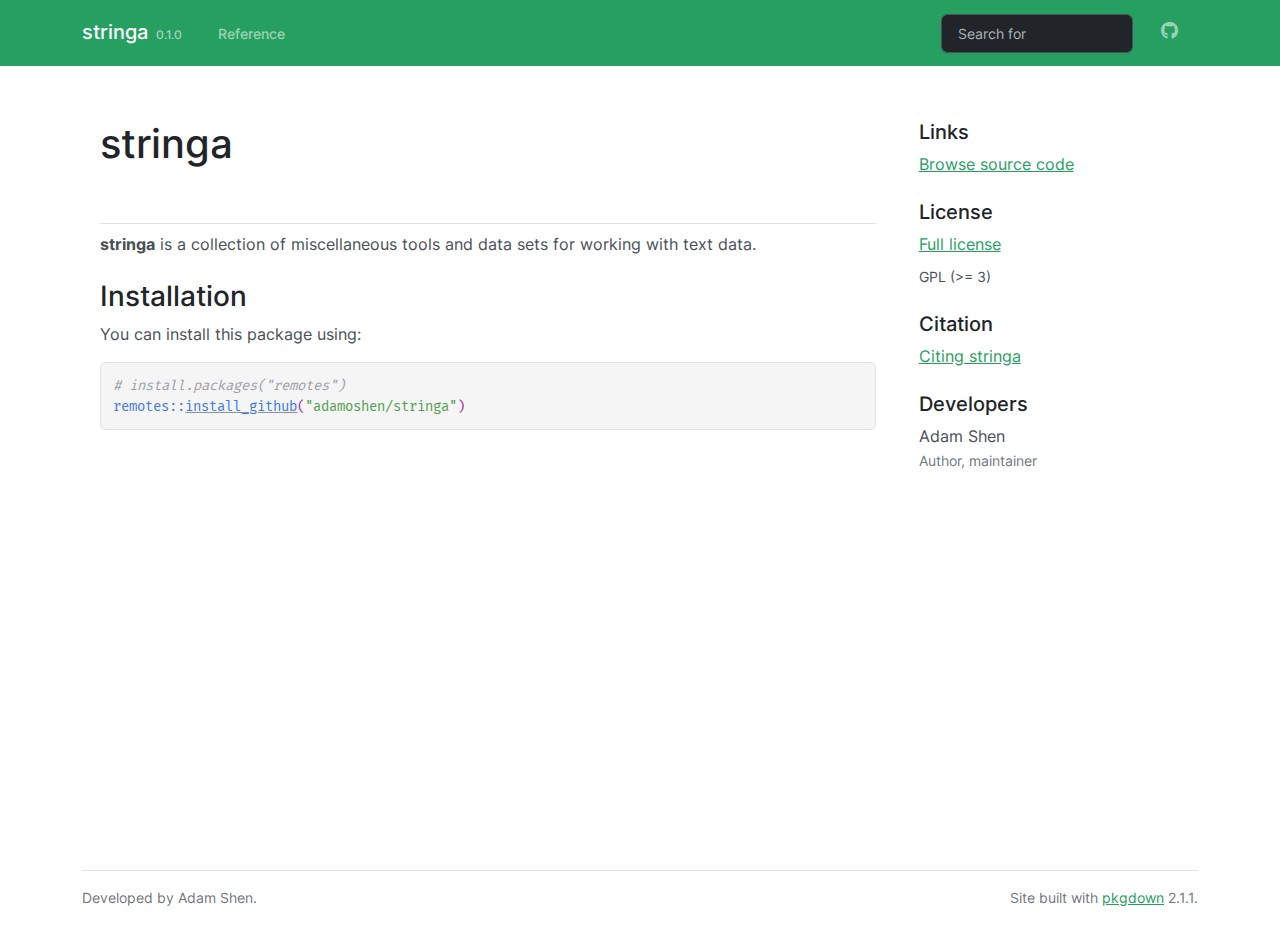
<file: docs/index.html>
<!DOCTYPE html>
<!-- Generated by pkgdown: do not edit by hand --><html lang="en">
<head>
<meta http-equiv="Content-Type" content="text/html; charset=UTF-8">
<meta charset="utf-8">
<meta http-equiv="X-UA-Compatible" content="IE=edge">
<meta name="viewport" content="width=device-width, initial-scale=1, shrink-to-fit=no">
<title>Adam's String Tools • stringa</title>
<script src="deps/jquery-3.6.0/jquery-3.6.0.min.js"></script><meta name="viewport" content="width=device-width, initial-scale=1, shrink-to-fit=no">
<link href="deps/bootstrap-5.3.1/bootstrap.min.css" rel="stylesheet">
<script src="deps/bootstrap-5.3.1/bootstrap.bundle.min.js"></script><link href="deps/Fira_Mono-0.4.9/font.css" rel="stylesheet">
<link href="deps/font-awesome-6.5.2/css/all.min.css" rel="stylesheet">
<link href="deps/font-awesome-6.5.2/css/v4-shims.min.css" rel="stylesheet">
<script src="deps/headroom-0.11.0/headroom.min.js"></script><script src="deps/headroom-0.11.0/jQuery.headroom.min.js"></script><script src="deps/bootstrap-toc-1.0.1/bootstrap-toc.min.js"></script><script src="deps/clipboard.js-2.0.11/clipboard.min.js"></script><script src="deps/search-1.0.0/autocomplete.jquery.min.js"></script><script src="deps/search-1.0.0/fuse.min.js"></script><script src="deps/search-1.0.0/mark.min.js"></script><!-- pkgdown --><script src="pkgdown.js"></script><link href="extra.css" rel="stylesheet">
<meta property="og:title" content="Adam's String Tools">
<meta name="description" content="Tools that Adam often uses for his text-related projects.">
<meta property="og:description" content="Tools that Adam often uses for his text-related projects.">
</head>
<body>
<p>








  extra.css

  

  </p>
    <a href="#main" class="visually-hidden-focusable">Skip to contents</a>


    <nav class="navbar navbar-expand-lg fixed-top bg-primary" data-bs-theme="dark" aria-label="Site navigation"><div class="container">

    <a class="navbar-brand me-2" href="index.html">stringa</a>

    <small class="nav-text text-muted me-auto" data-bs-toggle="tooltip" data-bs-placement="bottom" title="">0.1.0</small>


    <button class="navbar-toggler" type="button" data-bs-toggle="collapse" data-bs-target="#navbar" aria-controls="navbar" aria-expanded="false" aria-label="Toggle navigation">
      <span class="navbar-toggler-icon"></span>
    </button>

    <div id="navbar" class="collapse navbar-collapse ms-3">
      <ul class="navbar-nav me-auto">
<li class="nav-item"><a class="nav-link" href="reference/index.html">Reference</a></li>
      </ul>
<ul class="navbar-nav">
<li class="nav-item"><form class="form-inline" role="search">
 <input class="form-control" type="search" name="search-input" id="search-input" autocomplete="off" aria-label="Search site" placeholder="Search for" data-search-index="search.json">
</form></li>
<li class="nav-item"><a class="external-link nav-link" href="https://github.com/adamoshen/stringa/" aria-label="GitHub"><span class="fa fab fa-github fa-lg"></span></a></li>
      </ul>
</div>


  </div>
</nav><div class="container template-home">
<div class="row">
  <main id="main" class="col-md-9"><div class="section level1">
<div class="page-header"><h1 id="stringa">stringa<a class="anchor" aria-label="anchor" href="#stringa"></a>
</h1></div>
<!-- badges: start -->
<!-- badges: end -->
<p><strong>stringa</strong> is a collection of miscellaneous tools and data sets for working with text data.</p>
<div class="section level2">
<h2 id="installation">Installation<a class="anchor" aria-label="anchor" href="#installation"></a>
</h2>
<p>You can install this package using:</p>
<div class="sourceCode" id="cb1"><pre class="downlit sourceCode r">
<code class="sourceCode R"><span><span class="co"># install.packages("remotes")</span></span>
<span><span class="fu">remotes</span><span class="fu">::</span><span class="fu"><a href="https://remotes.r-lib.org/reference/install_github.html" class="external-link">install_github</a></span><span class="op">(</span><span class="st">"adamoshen/stringa"</span><span class="op">)</span></span></code></pre></div>
</div>
</div>
  </main><aside class="col-md-3"><div class="links">
<h2 data-toc-skip>Links</h2>
<ul class="list-unstyled">
<li><a href="https://github.com/adamoshen/stringa/" class="external-link">Browse source code</a></li>
</ul>
</div>

<div class="license">
<h2 data-toc-skip>License</h2>
<ul class="list-unstyled">
<li><a href="LICENSE.html">Full license</a></li>
<li><small>GPL (&gt;= 3)</small></li>
</ul>
</div>


<div class="citation">
<h2 data-toc-skip>Citation</h2>
<ul class="list-unstyled">
<li><a href="authors.html#citation">Citing stringa</a></li>
</ul>
</div>

<div class="developers">
<h2 data-toc-skip>Developers</h2>
<ul class="list-unstyled">
<li>Adam Shen <br><small class="roles"> Author, maintainer </small>  </li>
</ul>
</div>



  </aside>
</div>


    <footer><div class="pkgdown-footer-left">
  <p>Developed by Adam Shen.</p>
</div>

<div class="pkgdown-footer-right">
  <p>Site built with <a href="https://pkgdown.r-lib.org/" class="external-link">pkgdown</a> 2.1.1.</p>
</div>

    </footer>
</div>





  
</body>
</html>
</file>
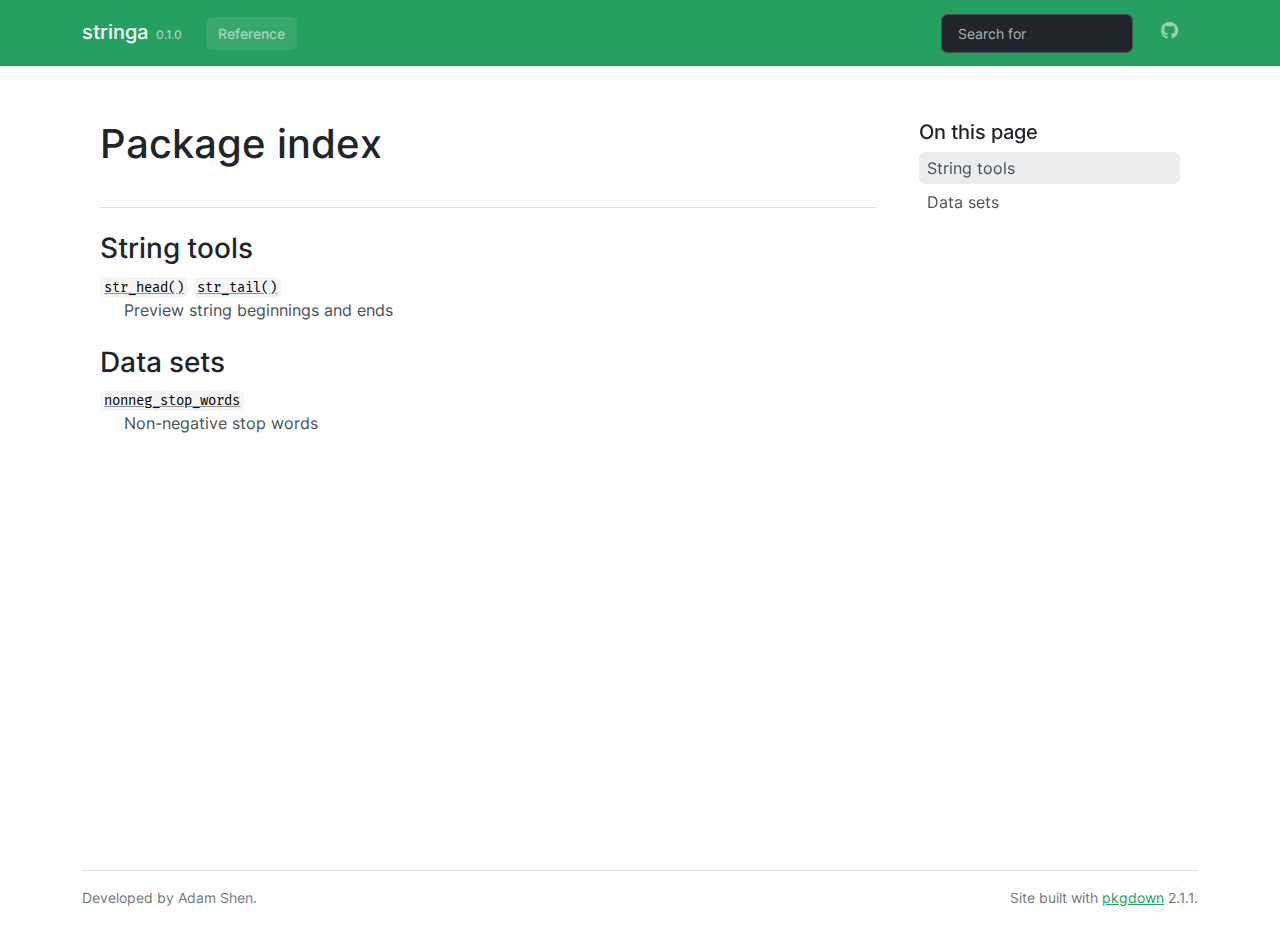
<file: docs/reference/index.html>
<!DOCTYPE html>
<!-- Generated by pkgdown: do not edit by hand --><html lang="en"><head><meta http-equiv="Content-Type" content="text/html; charset=UTF-8"><meta charset="utf-8"><meta http-equiv="X-UA-Compatible" content="IE=edge"><meta name="viewport" content="width=device-width, initial-scale=1, shrink-to-fit=no"><title>Package index • stringa</title><script src="../deps/jquery-3.6.0/jquery-3.6.0.min.js"></script><meta name="viewport" content="width=device-width, initial-scale=1, shrink-to-fit=no"><link href="../deps/bootstrap-5.3.1/bootstrap.min.css" rel="stylesheet"><script src="../deps/bootstrap-5.3.1/bootstrap.bundle.min.js"></script><link href="../deps/Fira_Mono-0.4.9/font.css" rel="stylesheet"><link href="../deps/font-awesome-6.5.2/css/all.min.css" rel="stylesheet"><link href="../deps/font-awesome-6.5.2/css/v4-shims.min.css" rel="stylesheet"><script src="../deps/headroom-0.11.0/headroom.min.js"></script><script src="../deps/headroom-0.11.0/jQuery.headroom.min.js"></script><script src="../deps/bootstrap-toc-1.0.1/bootstrap-toc.min.js"></script><script src="../deps/clipboard.js-2.0.11/clipboard.min.js"></script><script src="../deps/search-1.0.0/autocomplete.jquery.min.js"></script><script src="../deps/search-1.0.0/fuse.min.js"></script><script src="../deps/search-1.0.0/mark.min.js"></script><!-- pkgdown --><script src="../pkgdown.js"></script><link href="../extra.css" rel="stylesheet"><meta property="og:title" content="Package index"></head><body><p>








  extra.css

  

  </p>
    <a href="#main" class="visually-hidden-focusable">Skip to contents</a>


    <nav class="navbar navbar-expand-lg fixed-top bg-primary" data-bs-theme="dark" aria-label="Site navigation"><div class="container">

    <a class="navbar-brand me-2" href="../index.html">stringa</a>

    <small class="nav-text text-muted me-auto" data-bs-toggle="tooltip" data-bs-placement="bottom" title="">0.1.0</small>


    <button class="navbar-toggler" type="button" data-bs-toggle="collapse" data-bs-target="#navbar" aria-controls="navbar" aria-expanded="false" aria-label="Toggle navigation">
      <span class="navbar-toggler-icon"></span>
    </button>

    <div id="navbar" class="collapse navbar-collapse ms-3">
      <ul class="navbar-nav me-auto"><li class="active nav-item"><a class="nav-link" href="../reference/index.html">Reference</a></li>
      </ul><ul class="navbar-nav"><li class="nav-item"><form class="form-inline" role="search">
 <input class="form-control" type="search" name="search-input" id="search-input" autocomplete="off" aria-label="Search site" placeholder="Search for" data-search-index="../search.json"></form></li>
<li class="nav-item"><a class="external-link nav-link" href="https://github.com/adamoshen/stringa/" aria-label="GitHub"><span class="fa fab fa-github fa-lg"></span></a></li>
      </ul></div>


  </div>
</nav><div class="container template-reference-index">
<div class="row">
  <main id="main" class="col-md-9"><div class="page-header">

      <h1>Package index</h1>
    </div>

    <div class="section level2">
      <h2 id="string-tools">String tools<a class="anchor" aria-label="anchor" href="#string-tools"></a></h2>




    </div><div class="section level2">




      <dl><dt>

          <code><a href="string-preview.html">str_head()</a></code> <code><a href="string-preview.html">str_tail()</a></code>

        </dt>
        <dd>Preview string beginnings and ends</dd>
      </dl></div><div class="section level2">
      <h2 id="data-sets">Data sets<a class="anchor" aria-label="anchor" href="#data-sets"></a></h2>




    </div><div class="section level2">




      <dl><dt>

          <code><a href="nonneg_stop_words.html">nonneg_stop_words</a></code>

        </dt>
        <dd>Non-negative stop words</dd>
      </dl></div>
  </main><aside class="col-md-3"><nav id="toc" aria-label="Table of contents"><h2>On this page</h2>
    </nav></aside></div>


    <footer><div class="pkgdown-footer-left">
  <p>Developed by Adam Shen.</p>
</div>

<div class="pkgdown-footer-right">
  <p>Site built with <a href="https://pkgdown.r-lib.org/" class="external-link">pkgdown</a> 2.1.1.</p>
</div>

    </footer></div>





  
</body></html>
</file>
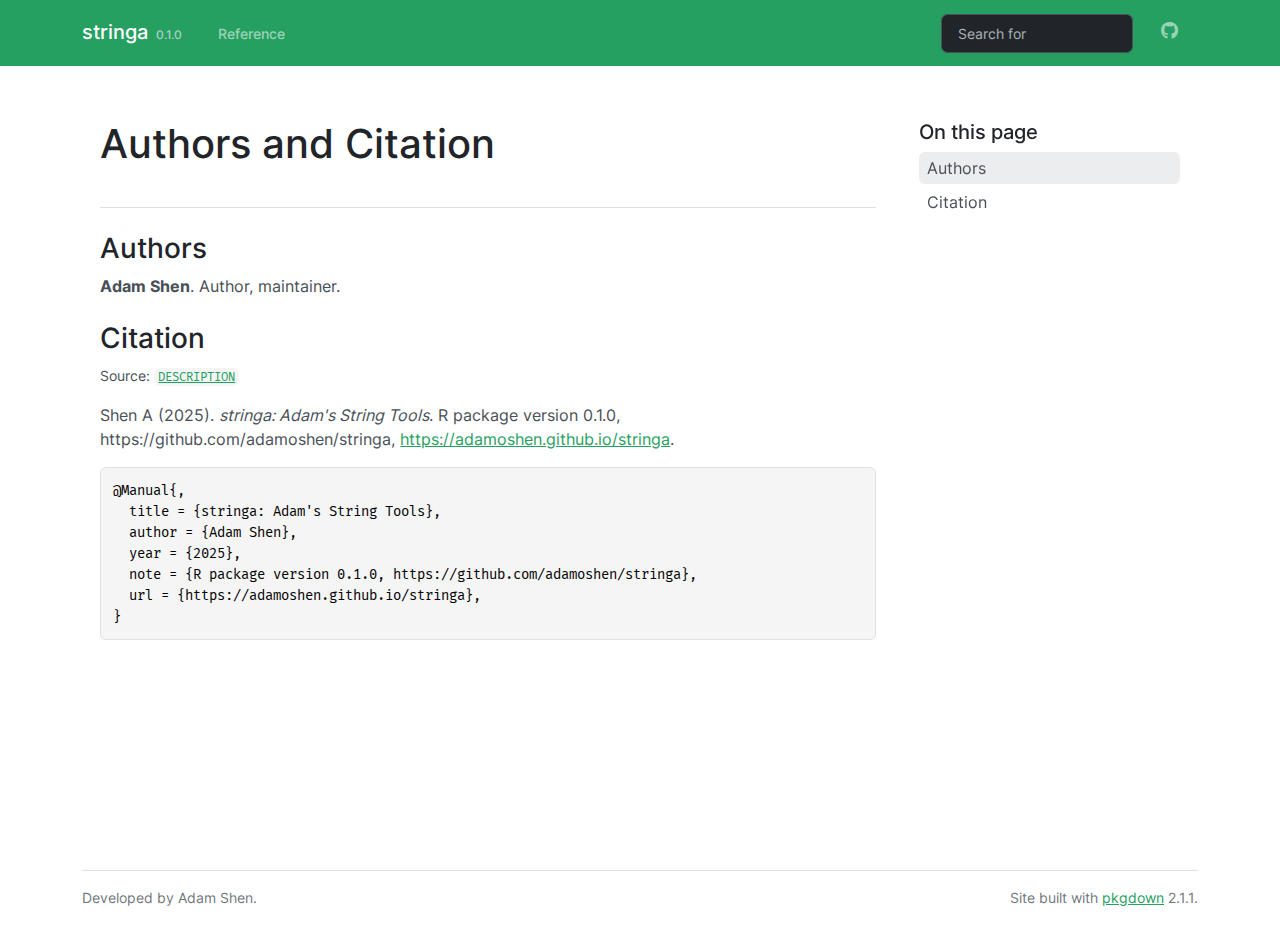
<file: docs/authors.html>
<!DOCTYPE html>
<!-- Generated by pkgdown: do not edit by hand --><html lang="en"><head><meta http-equiv="Content-Type" content="text/html; charset=UTF-8"><meta charset="utf-8"><meta http-equiv="X-UA-Compatible" content="IE=edge"><meta name="viewport" content="width=device-width, initial-scale=1, shrink-to-fit=no"><title>Authors and Citation • stringa</title><script src="deps/jquery-3.6.0/jquery-3.6.0.min.js"></script><meta name="viewport" content="width=device-width, initial-scale=1, shrink-to-fit=no"><link href="deps/bootstrap-5.3.1/bootstrap.min.css" rel="stylesheet"><script src="deps/bootstrap-5.3.1/bootstrap.bundle.min.js"></script><link href="deps/Fira_Mono-0.4.9/font.css" rel="stylesheet"><link href="deps/font-awesome-6.5.2/css/all.min.css" rel="stylesheet"><link href="deps/font-awesome-6.5.2/css/v4-shims.min.css" rel="stylesheet"><script src="deps/headroom-0.11.0/headroom.min.js"></script><script src="deps/headroom-0.11.0/jQuery.headroom.min.js"></script><script src="deps/bootstrap-toc-1.0.1/bootstrap-toc.min.js"></script><script src="deps/clipboard.js-2.0.11/clipboard.min.js"></script><script src="deps/search-1.0.0/autocomplete.jquery.min.js"></script><script src="deps/search-1.0.0/fuse.min.js"></script><script src="deps/search-1.0.0/mark.min.js"></script><!-- pkgdown --><script src="pkgdown.js"></script><link href="extra.css" rel="stylesheet"><meta property="og:title" content="Authors and Citation"></head><body><p>








  extra.css

  

  </p>
    <a href="#main" class="visually-hidden-focusable">Skip to contents</a>


    <nav class="navbar navbar-expand-lg fixed-top bg-primary" data-bs-theme="dark" aria-label="Site navigation"><div class="container">

    <a class="navbar-brand me-2" href="index.html">stringa</a>

    <small class="nav-text text-muted me-auto" data-bs-toggle="tooltip" data-bs-placement="bottom" title="">0.1.0</small>


    <button class="navbar-toggler" type="button" data-bs-toggle="collapse" data-bs-target="#navbar" aria-controls="navbar" aria-expanded="false" aria-label="Toggle navigation">
      <span class="navbar-toggler-icon"></span>
    </button>

    <div id="navbar" class="collapse navbar-collapse ms-3">
      <ul class="navbar-nav me-auto"><li class="nav-item"><a class="nav-link" href="reference/index.html">Reference</a></li>
      </ul><ul class="navbar-nav"><li class="nav-item"><form class="form-inline" role="search">
 <input class="form-control" type="search" name="search-input" id="search-input" autocomplete="off" aria-label="Search site" placeholder="Search for" data-search-index="search.json"></form></li>
<li class="nav-item"><a class="external-link nav-link" href="https://github.com/adamoshen/stringa/" aria-label="GitHub"><span class="fa fab fa-github fa-lg"></span></a></li>
      </ul></div>


  </div>
</nav><div class="container template-citation-authors">
<div class="row">
  <main id="main" class="col-md-9"><div class="page-header">

      <h1>Authors and Citation</h1>
    </div>

    <div class="section level2">
      <h2>Authors</h2>

      <ul class="list-unstyled"><li>
          <p><strong>Adam Shen</strong>. Author, maintainer.
          </p>
        </li>
      </ul></div>

    <div class="section level2">
      <h2 id="citation">Citation</h2>
      <p><small class="dont-index">Source: <a href="https://github.com/adamoshen/stringa/blob/HEAD/DESCRIPTION" class="external-link"><code>DESCRIPTION</code></a></small></p>

      <p>Shen A (2025).
<em>stringa: Adam's String Tools</em>.
R package version 0.1.0, https://github.com/adamoshen/stringa, <a href="https://adamoshen.github.io/stringa">https://adamoshen.github.io/stringa</a>.
</p>
      <pre>@Manual{,
  title = {stringa: Adam's String Tools},
  author = {Adam Shen},
  year = {2025},
  note = {R package version 0.1.0, https://github.com/adamoshen/stringa},
  url = {https://adamoshen.github.io/stringa},
}</pre>
    </div>

  </main><aside class="col-md-3"><nav id="toc" aria-label="Table of contents"><h2>On this page</h2>
    </nav></aside></div>


    <footer><div class="pkgdown-footer-left">
  <p>Developed by Adam Shen.</p>
</div>

<div class="pkgdown-footer-right">
  <p>Site built with <a href="https://pkgdown.r-lib.org/" class="external-link">pkgdown</a> 2.1.1.</p>
</div>

    </footer></div>





  
</body></html>
</file>
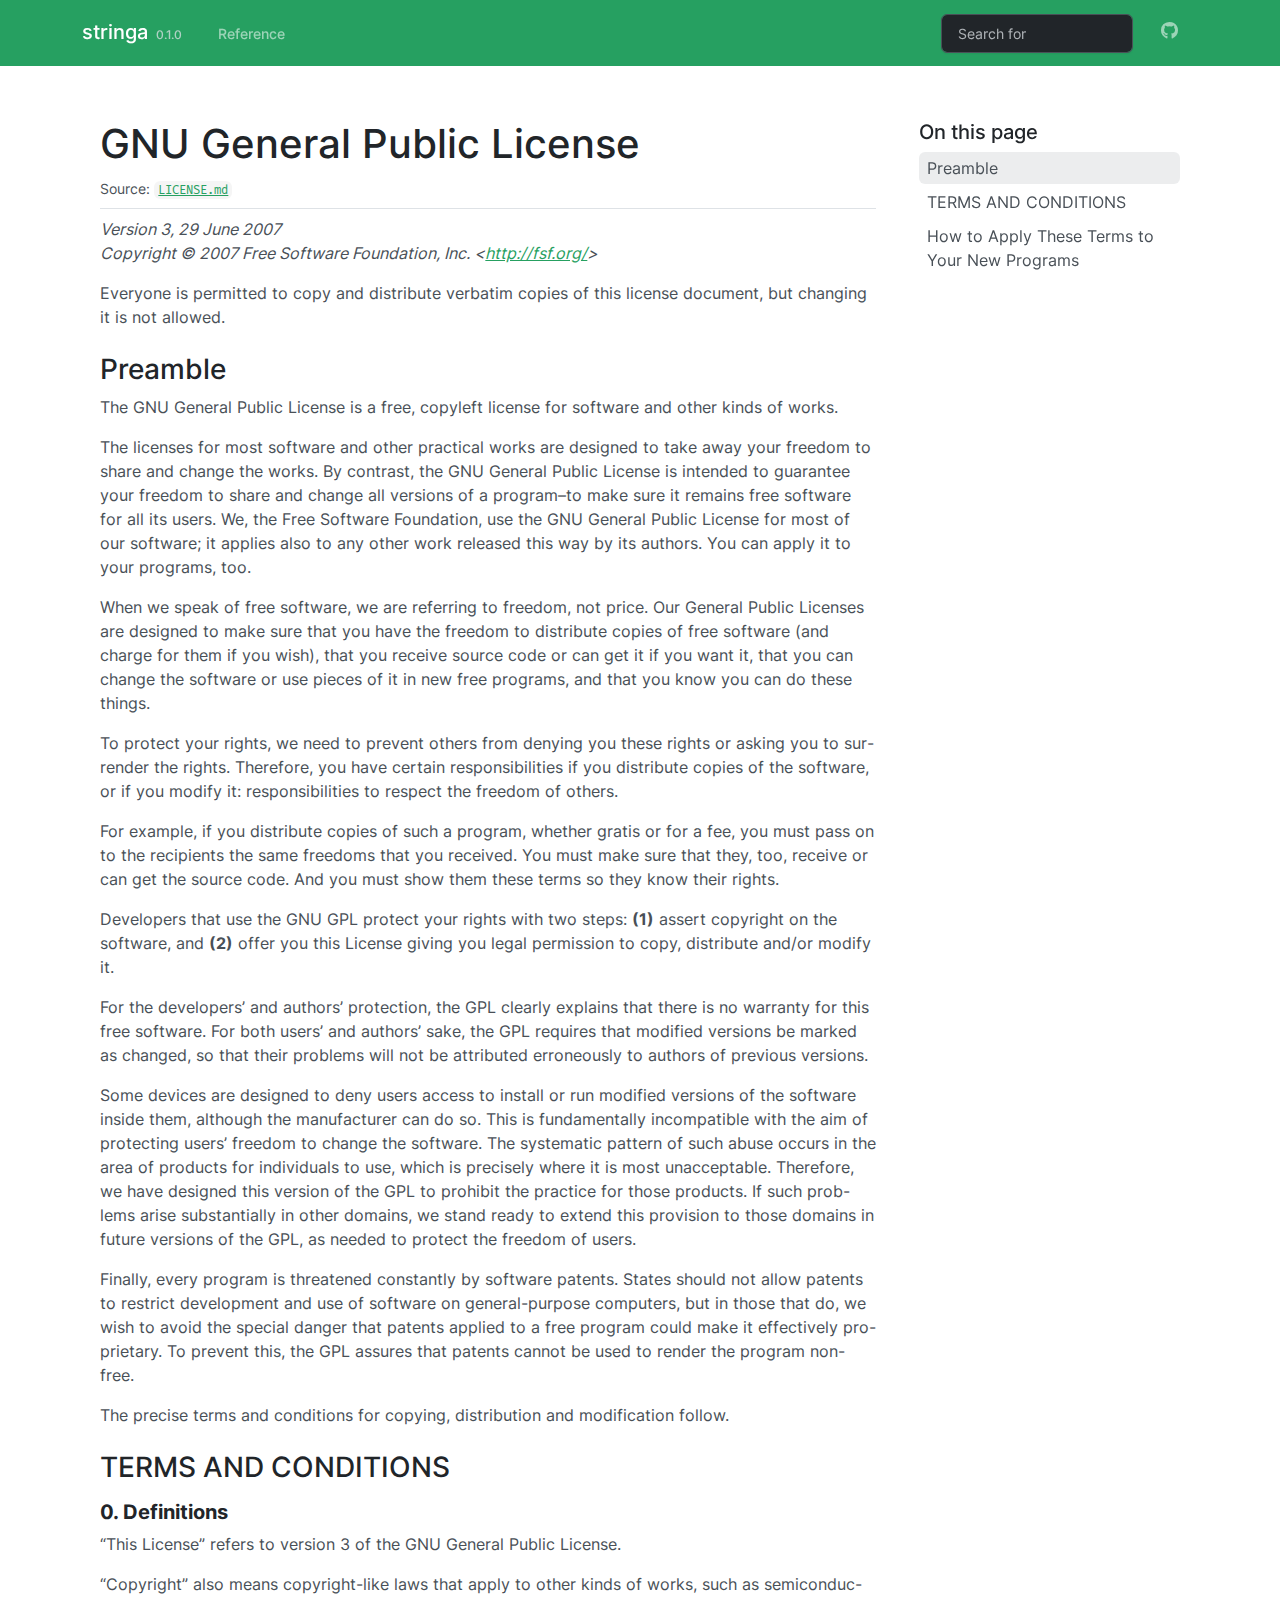
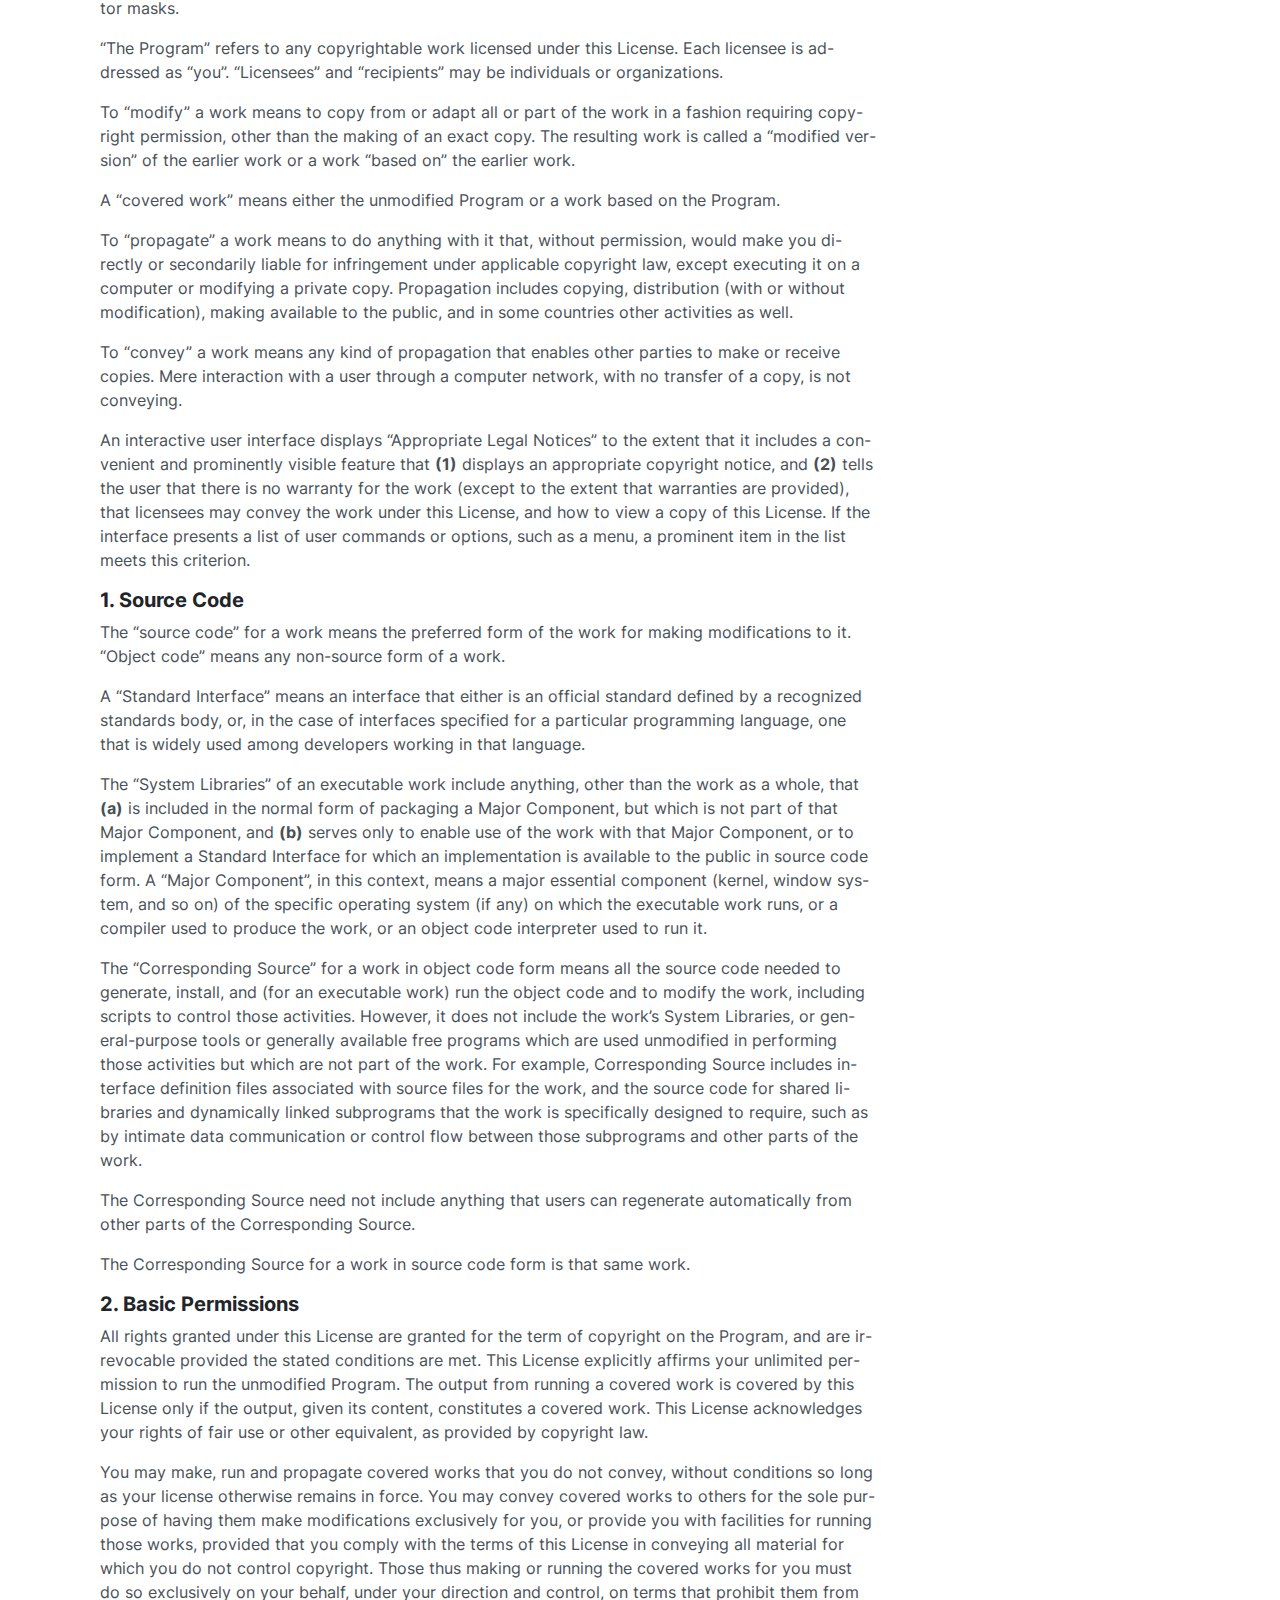
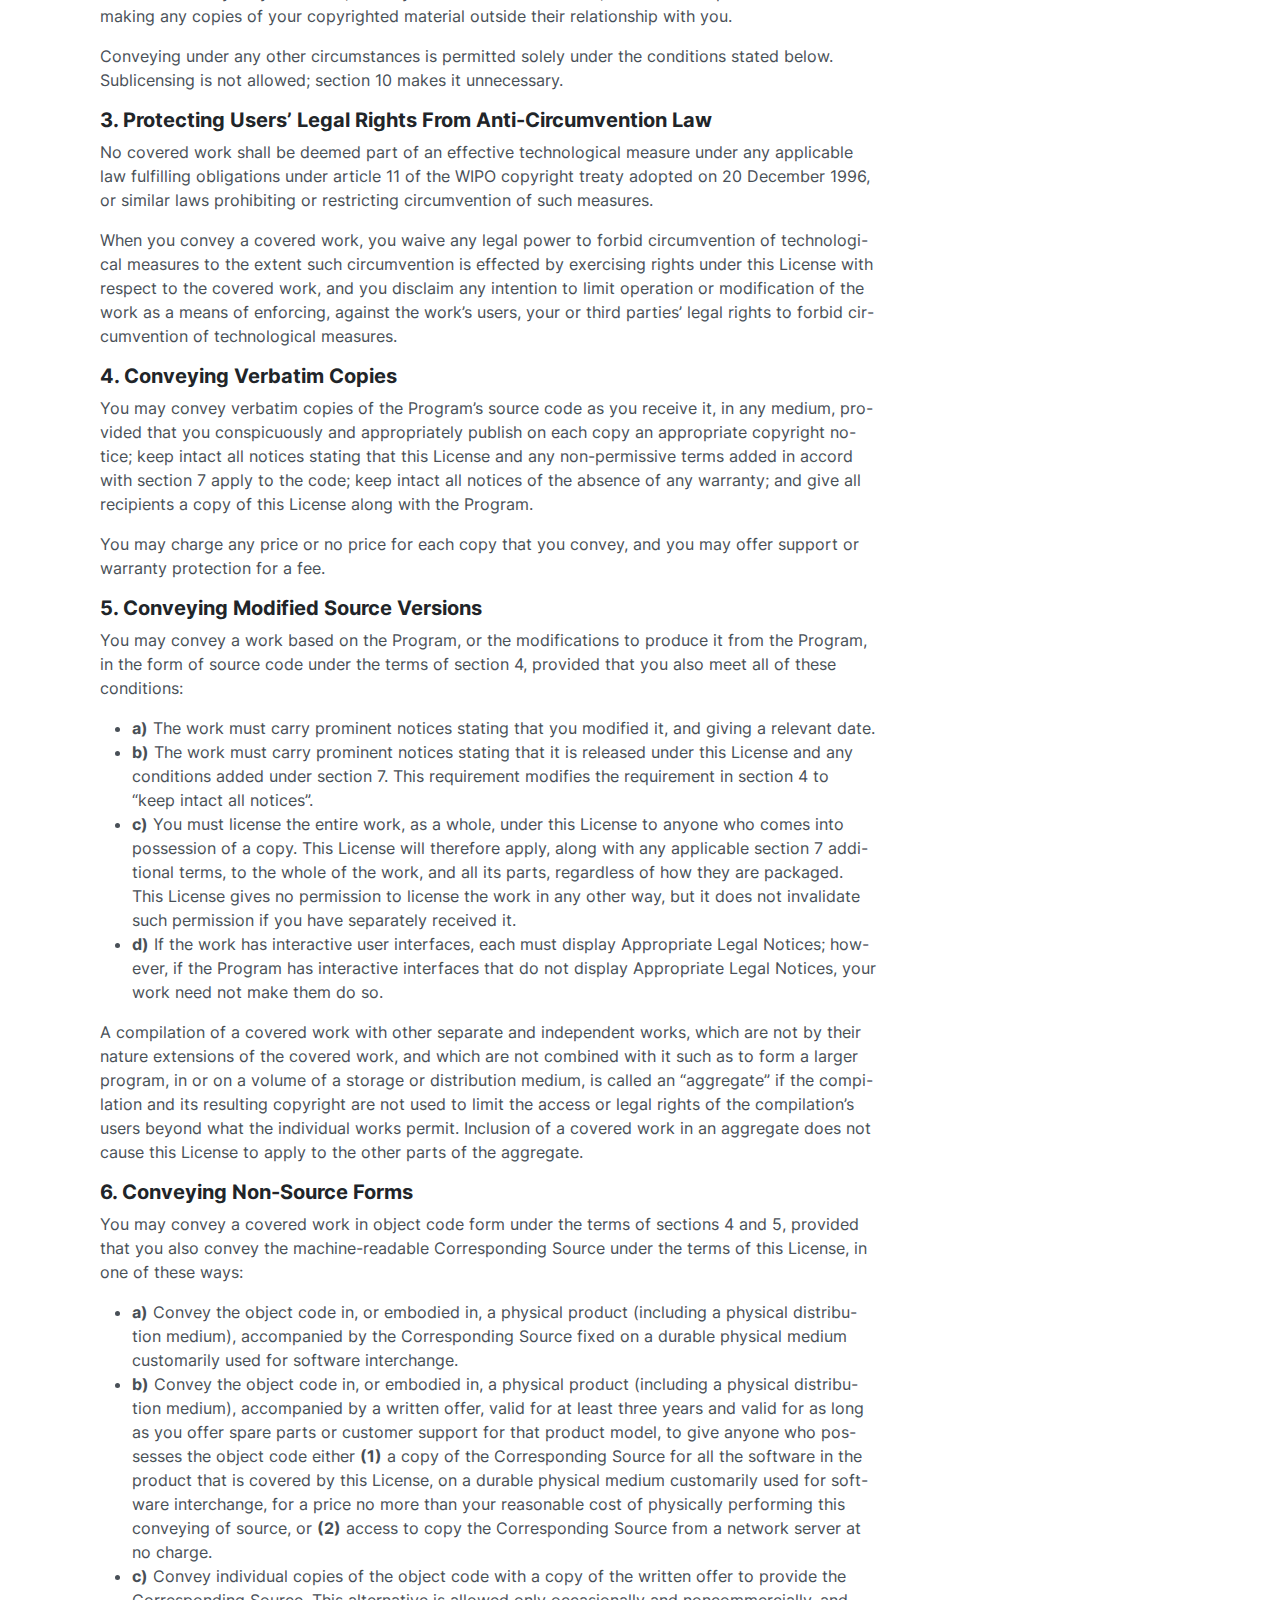
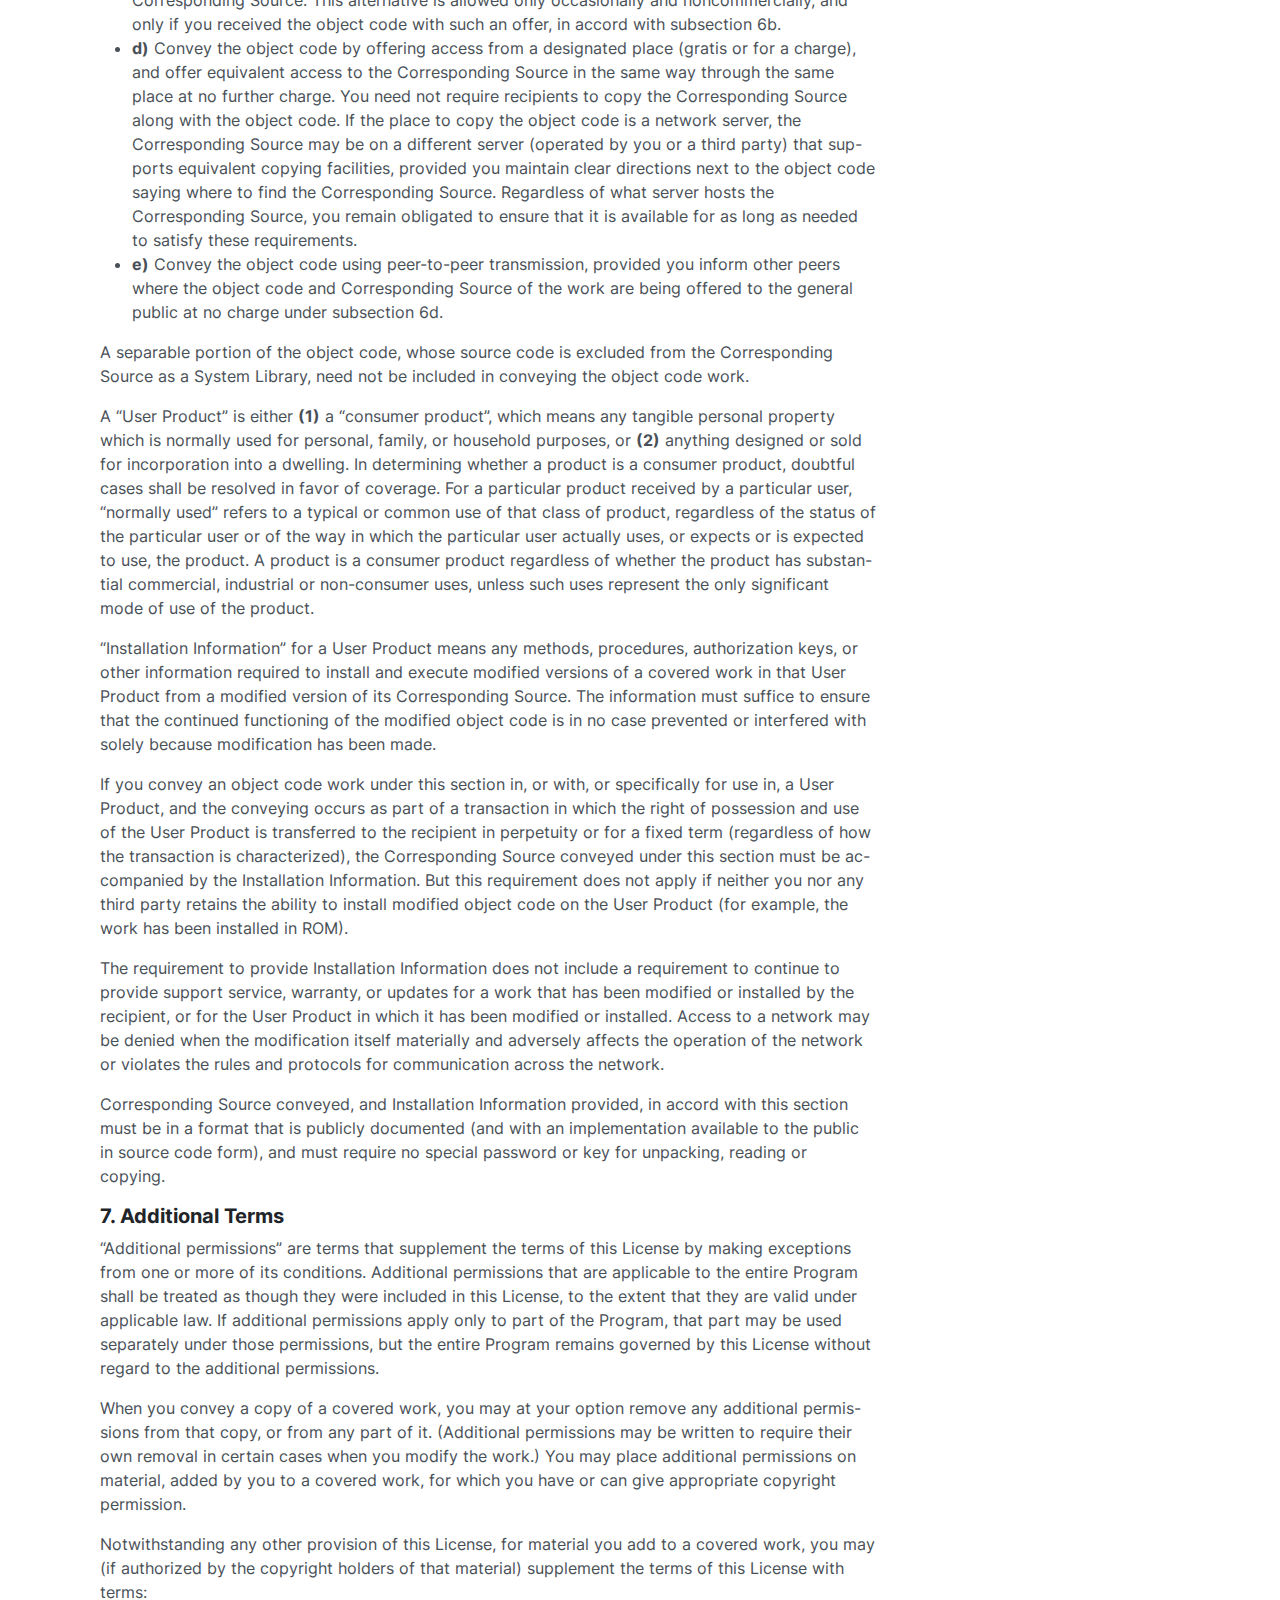
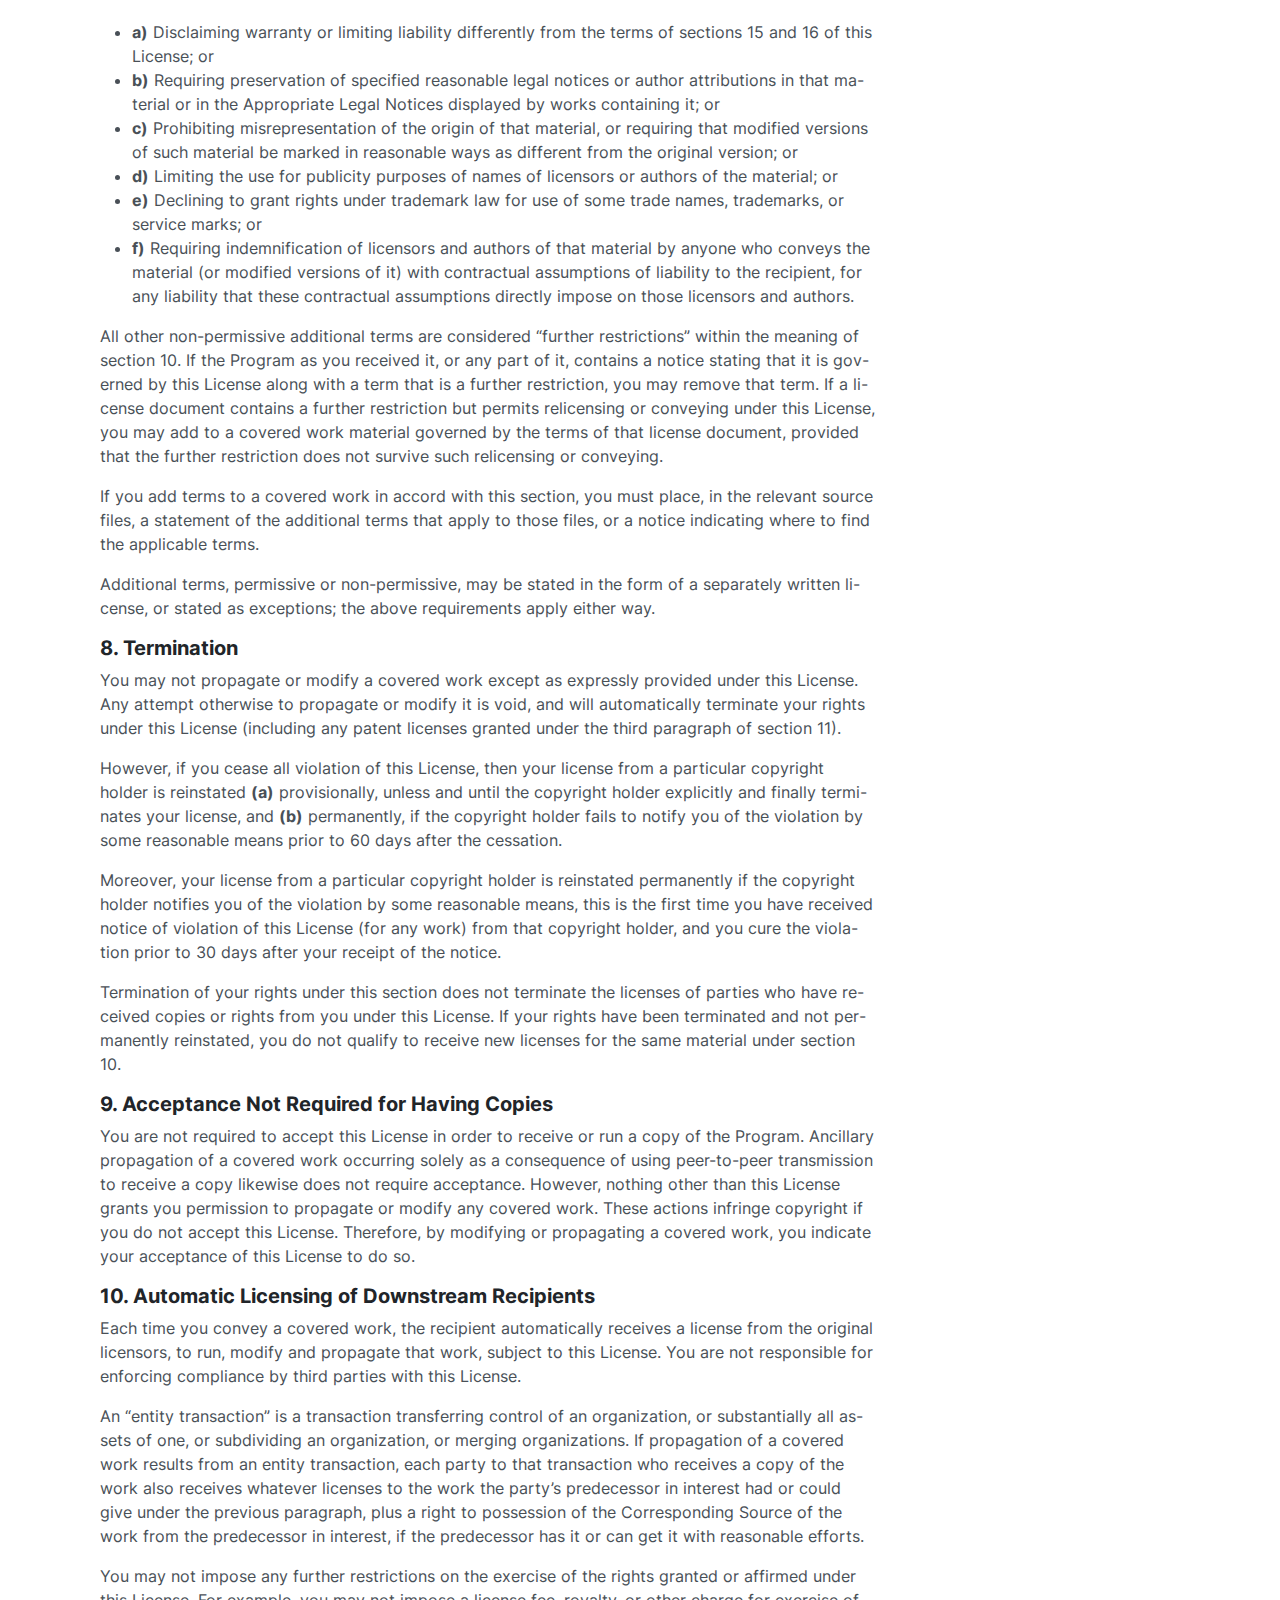
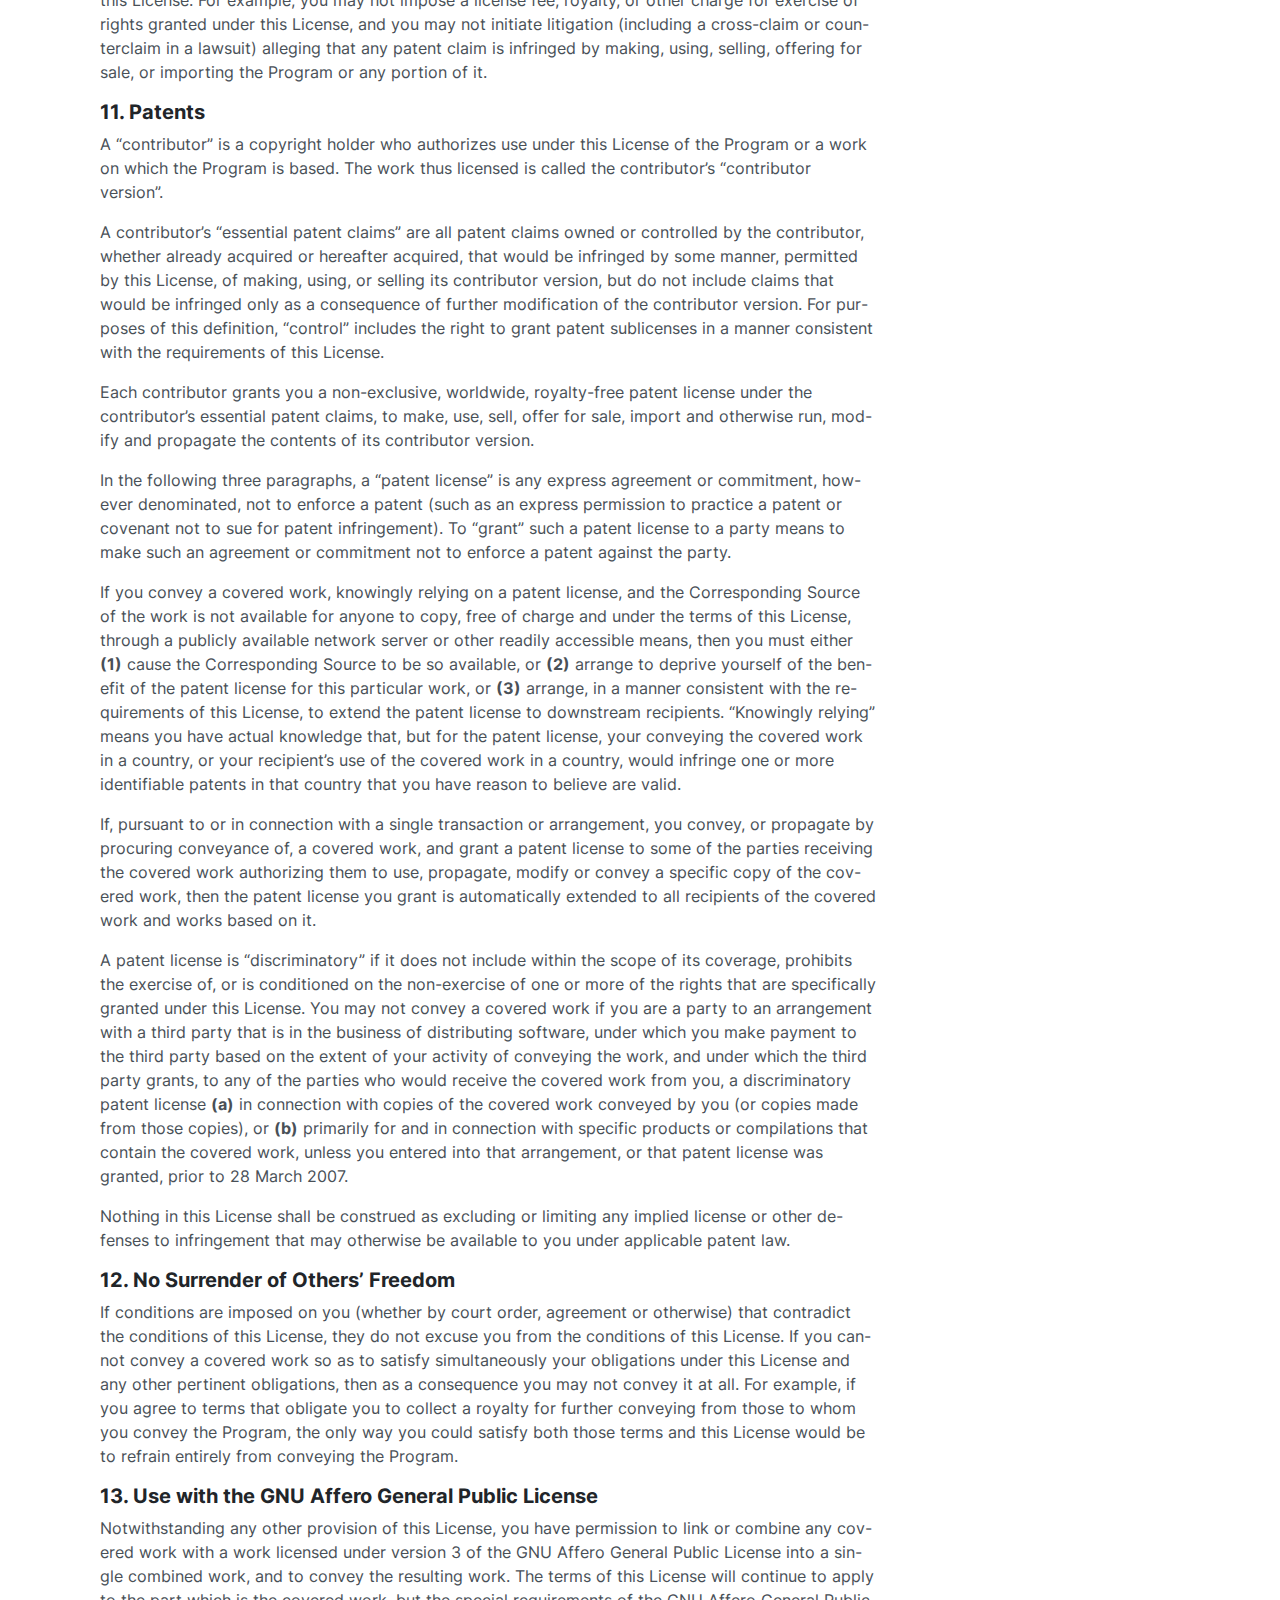
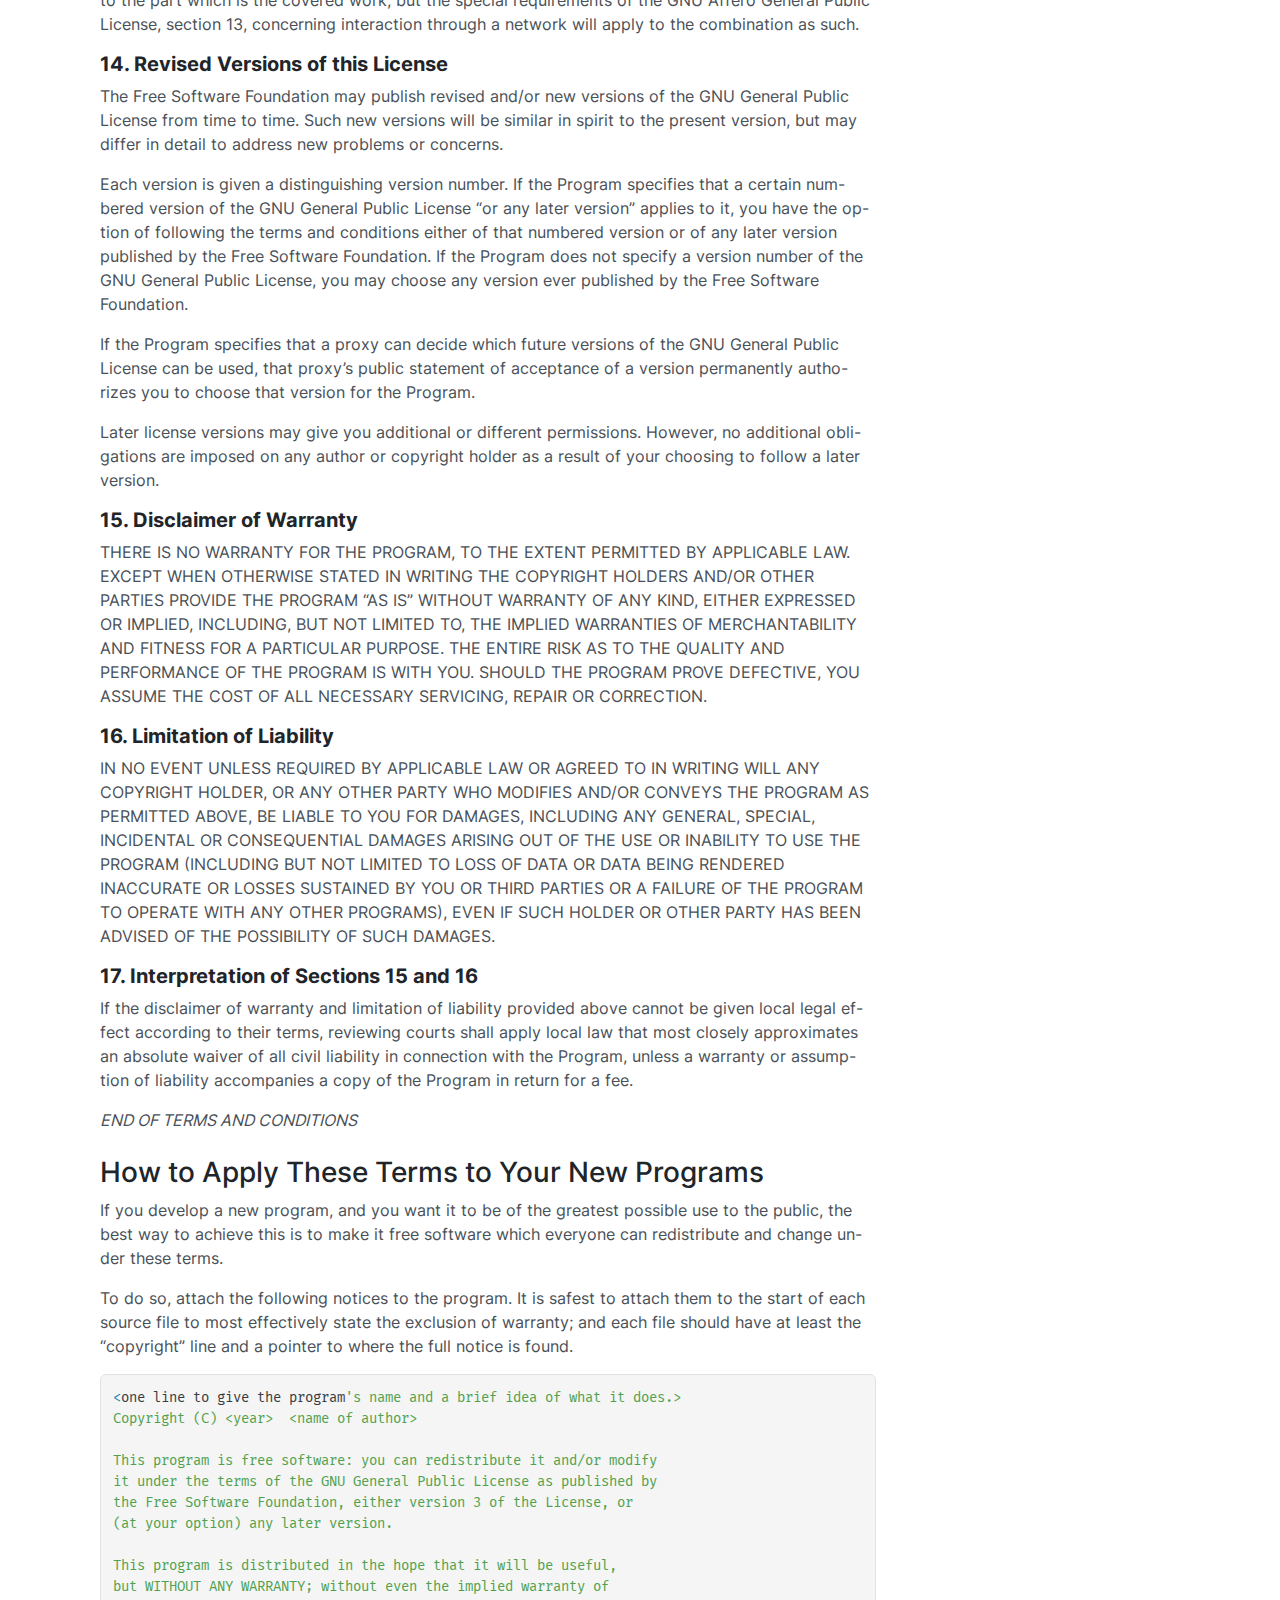
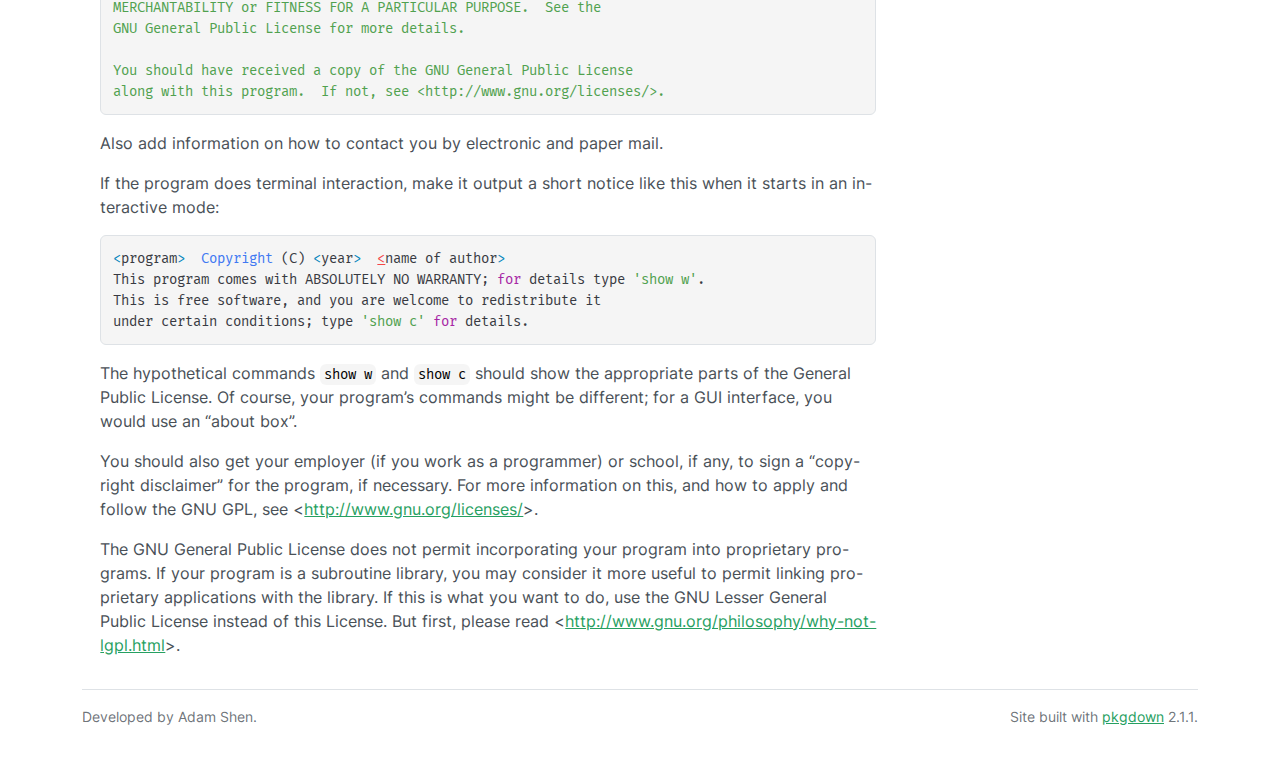
<file: docs/LICENSE.html>
<!DOCTYPE html>
<!-- Generated by pkgdown: do not edit by hand --><html lang="en"><head><meta http-equiv="Content-Type" content="text/html; charset=UTF-8"><meta charset="utf-8"><meta http-equiv="X-UA-Compatible" content="IE=edge"><meta name="viewport" content="width=device-width, initial-scale=1, shrink-to-fit=no"><title>GNU General Public License • stringa</title><script src="deps/jquery-3.6.0/jquery-3.6.0.min.js"></script><meta name="viewport" content="width=device-width, initial-scale=1, shrink-to-fit=no"><link href="deps/bootstrap-5.3.1/bootstrap.min.css" rel="stylesheet"><script src="deps/bootstrap-5.3.1/bootstrap.bundle.min.js"></script><link href="deps/Fira_Mono-0.4.9/font.css" rel="stylesheet"><link href="deps/font-awesome-6.5.2/css/all.min.css" rel="stylesheet"><link href="deps/font-awesome-6.5.2/css/v4-shims.min.css" rel="stylesheet"><script src="deps/headroom-0.11.0/headroom.min.js"></script><script src="deps/headroom-0.11.0/jQuery.headroom.min.js"></script><script src="deps/bootstrap-toc-1.0.1/bootstrap-toc.min.js"></script><script src="deps/clipboard.js-2.0.11/clipboard.min.js"></script><script src="deps/search-1.0.0/autocomplete.jquery.min.js"></script><script src="deps/search-1.0.0/fuse.min.js"></script><script src="deps/search-1.0.0/mark.min.js"></script><!-- pkgdown --><script src="pkgdown.js"></script><link href="extra.css" rel="stylesheet"><meta property="og:title" content="GNU General Public License"></head><body><p>








  extra.css

  

  </p>
    <a href="#main" class="visually-hidden-focusable">Skip to contents</a>


    <nav class="navbar navbar-expand-lg fixed-top bg-primary" data-bs-theme="dark" aria-label="Site navigation"><div class="container">

    <a class="navbar-brand me-2" href="index.html">stringa</a>

    <small class="nav-text text-muted me-auto" data-bs-toggle="tooltip" data-bs-placement="bottom" title="">0.1.0</small>


    <button class="navbar-toggler" type="button" data-bs-toggle="collapse" data-bs-target="#navbar" aria-controls="navbar" aria-expanded="false" aria-label="Toggle navigation">
      <span class="navbar-toggler-icon"></span>
    </button>

    <div id="navbar" class="collapse navbar-collapse ms-3">
      <ul class="navbar-nav me-auto"><li class="nav-item"><a class="nav-link" href="reference/index.html">Reference</a></li>
      </ul><ul class="navbar-nav"><li class="nav-item"><form class="form-inline" role="search">
 <input class="form-control" type="search" name="search-input" id="search-input" autocomplete="off" aria-label="Search site" placeholder="Search for" data-search-index="search.json"></form></li>
<li class="nav-item"><a class="external-link nav-link" href="https://github.com/adamoshen/stringa/" aria-label="GitHub"><span class="fa fab fa-github fa-lg"></span></a></li>
      </ul></div>


  </div>
</nav><div class="container template-title-body">
<div class="row">
  <main id="main" class="col-md-9"><div class="page-header">

      <h1>GNU General Public License</h1>
      <small class="dont-index">Source: <a href="https://github.com/adamoshen/stringa/blob/HEAD/LICENSE.md" class="external-link"><code>LICENSE.md</code></a></small>
    </div>

<div id="gnu-general-public-license" class="section level1">

<p><em>Version 3, 29 June 2007</em><br><em>Copyright © 2007 Free Software Foundation, Inc. &lt;<a href="http://fsf.org/" class="external-link uri">http://fsf.org/</a>&gt;</em></p>
<p>Everyone is permitted to copy and distribute verbatim copies of this license document, but changing it is not allowed.</p>
<div class="section level2">
<h2 id="preamble">Preamble<a class="anchor" aria-label="anchor" href="#preamble"></a></h2>
<p>The GNU General Public License is a free, copyleft license for software and other kinds of works.</p>
<p>The licenses for most software and other practical works are designed to take away your freedom to share and change the works. By contrast, the GNU General Public License is intended to guarantee your freedom to share and change all versions of a program–to make sure it remains free software for all its users. We, the Free Software Foundation, use the GNU General Public License for most of our software; it applies also to any other work released this way by its authors. You can apply it to your programs, too.</p>
<p>When we speak of free software, we are referring to freedom, not price. Our General Public Licenses are designed to make sure that you have the freedom to distribute copies of free software (and charge for them if you wish), that you receive source code or can get it if you want it, that you can change the software or use pieces of it in new free programs, and that you know you can do these things.</p>
<p>To protect your rights, we need to prevent others from denying you these rights or asking you to surrender the rights. Therefore, you have certain responsibilities if you distribute copies of the software, or if you modify it: responsibilities to respect the freedom of others.</p>
<p>For example, if you distribute copies of such a program, whether gratis or for a fee, you must pass on to the recipients the same freedoms that you received. You must make sure that they, too, receive or can get the source code. And you must show them these terms so they know their rights.</p>
<p>Developers that use the GNU GPL protect your rights with two steps: <strong>(1)</strong> assert copyright on the software, and <strong>(2)</strong> offer you this License giving you legal permission to copy, distribute and/or modify it.</p>
<p>For the developers’ and authors’ protection, the GPL clearly explains that there is no warranty for this free software. For both users’ and authors’ sake, the GPL requires that modified versions be marked as changed, so that their problems will not be attributed erroneously to authors of previous versions.</p>
<p>Some devices are designed to deny users access to install or run modified versions of the software inside them, although the manufacturer can do so. This is fundamentally incompatible with the aim of protecting users’ freedom to change the software. The systematic pattern of such abuse occurs in the area of products for individuals to use, which is precisely where it is most unacceptable. Therefore, we have designed this version of the GPL to prohibit the practice for those products. If such problems arise substantially in other domains, we stand ready to extend this provision to those domains in future versions of the GPL, as needed to protect the freedom of users.</p>
<p>Finally, every program is threatened constantly by software patents. States should not allow patents to restrict development and use of software on general-purpose computers, but in those that do, we wish to avoid the special danger that patents applied to a free program could make it effectively proprietary. To prevent this, the GPL assures that patents cannot be used to render the program non-free.</p>
<p>The precise terms and conditions for copying, distribution and modification follow.</p>
</div>
<div class="section level2">
<h2 id="terms-and-conditions">TERMS AND CONDITIONS<a class="anchor" aria-label="anchor" href="#terms-and-conditions"></a></h2>
<div class="section level3">
<h3 id="id_0-definitions">0. Definitions<a class="anchor" aria-label="anchor" href="#id_0-definitions"></a></h3>
<p>“This License” refers to version 3 of the GNU General Public License.</p>
<p>“Copyright” also means copyright-like laws that apply to other kinds of works, such as semiconductor masks.</p>
<p>“The Program” refers to any copyrightable work licensed under this License. Each licensee is addressed as “you”. “Licensees” and “recipients” may be individuals or organizations.</p>
<p>To “modify” a work means to copy from or adapt all or part of the work in a fashion requiring copyright permission, other than the making of an exact copy. The resulting work is called a “modified version” of the earlier work or a work “based on” the earlier work.</p>
<p>A “covered work” means either the unmodified Program or a work based on the Program.</p>
<p>To “propagate” a work means to do anything with it that, without permission, would make you directly or secondarily liable for infringement under applicable copyright law, except executing it on a computer or modifying a private copy. Propagation includes copying, distribution (with or without modification), making available to the public, and in some countries other activities as well.</p>
<p>To “convey” a work means any kind of propagation that enables other parties to make or receive copies. Mere interaction with a user through a computer network, with no transfer of a copy, is not conveying.</p>
<p>An interactive user interface displays “Appropriate Legal Notices” to the extent that it includes a convenient and prominently visible feature that <strong>(1)</strong> displays an appropriate copyright notice, and <strong>(2)</strong> tells the user that there is no warranty for the work (except to the extent that warranties are provided), that licensees may convey the work under this License, and how to view a copy of this License. If the interface presents a list of user commands or options, such as a menu, a prominent item in the list meets this criterion.</p>
</div>
<div class="section level3">
<h3 id="id_1-source-code">1. Source Code<a class="anchor" aria-label="anchor" href="#id_1-source-code"></a></h3>
<p>The “source code” for a work means the preferred form of the work for making modifications to it. “Object code” means any non-source form of a work.</p>
<p>A “Standard Interface” means an interface that either is an official standard defined by a recognized standards body, or, in the case of interfaces specified for a particular programming language, one that is widely used among developers working in that language.</p>
<p>The “System Libraries” of an executable work include anything, other than the work as a whole, that <strong>(a)</strong> is included in the normal form of packaging a Major Component, but which is not part of that Major Component, and <strong>(b)</strong> serves only to enable use of the work with that Major Component, or to implement a Standard Interface for which an implementation is available to the public in source code form. A “Major Component”, in this context, means a major essential component (kernel, window system, and so on) of the specific operating system (if any) on which the executable work runs, or a compiler used to produce the work, or an object code interpreter used to run it.</p>
<p>The “Corresponding Source” for a work in object code form means all the source code needed to generate, install, and (for an executable work) run the object code and to modify the work, including scripts to control those activities. However, it does not include the work’s System Libraries, or general-purpose tools or generally available free programs which are used unmodified in performing those activities but which are not part of the work. For example, Corresponding Source includes interface definition files associated with source files for the work, and the source code for shared libraries and dynamically linked subprograms that the work is specifically designed to require, such as by intimate data communication or control flow between those subprograms and other parts of the work.</p>
<p>The Corresponding Source need not include anything that users can regenerate automatically from other parts of the Corresponding Source.</p>
<p>The Corresponding Source for a work in source code form is that same work.</p>
</div>
<div class="section level3">
<h3 id="id_2-basic-permissions">2. Basic Permissions<a class="anchor" aria-label="anchor" href="#id_2-basic-permissions"></a></h3>
<p>All rights granted under this License are granted for the term of copyright on the Program, and are irrevocable provided the stated conditions are met. This License explicitly affirms your unlimited permission to run the unmodified Program. The output from running a covered work is covered by this License only if the output, given its content, constitutes a covered work. This License acknowledges your rights of fair use or other equivalent, as provided by copyright law.</p>
<p>You may make, run and propagate covered works that you do not convey, without conditions so long as your license otherwise remains in force. You may convey covered works to others for the sole purpose of having them make modifications exclusively for you, or provide you with facilities for running those works, provided that you comply with the terms of this License in conveying all material for which you do not control copyright. Those thus making or running the covered works for you must do so exclusively on your behalf, under your direction and control, on terms that prohibit them from making any copies of your copyrighted material outside their relationship with you.</p>
<p>Conveying under any other circumstances is permitted solely under the conditions stated below. Sublicensing is not allowed; section 10 makes it unnecessary.</p>
</div>
<div class="section level3">
<h3 id="id_3-protecting-users-legal-rights-from-anti-circumvention-law">3. Protecting Users’ Legal Rights From Anti-Circumvention Law<a class="anchor" aria-label="anchor" href="#id_3-protecting-users-legal-rights-from-anti-circumvention-law"></a></h3>
<p>No covered work shall be deemed part of an effective technological measure under any applicable law fulfilling obligations under article 11 of the WIPO copyright treaty adopted on 20 December 1996, or similar laws prohibiting or restricting circumvention of such measures.</p>
<p>When you convey a covered work, you waive any legal power to forbid circumvention of technological measures to the extent such circumvention is effected by exercising rights under this License with respect to the covered work, and you disclaim any intention to limit operation or modification of the work as a means of enforcing, against the work’s users, your or third parties’ legal rights to forbid circumvention of technological measures.</p>
</div>
<div class="section level3">
<h3 id="id_4-conveying-verbatim-copies">4. Conveying Verbatim Copies<a class="anchor" aria-label="anchor" href="#id_4-conveying-verbatim-copies"></a></h3>
<p>You may convey verbatim copies of the Program’s source code as you receive it, in any medium, provided that you conspicuously and appropriately publish on each copy an appropriate copyright notice; keep intact all notices stating that this License and any non-permissive terms added in accord with section 7 apply to the code; keep intact all notices of the absence of any warranty; and give all recipients a copy of this License along with the Program.</p>
<p>You may charge any price or no price for each copy that you convey, and you may offer support or warranty protection for a fee.</p>
</div>
<div class="section level3">
<h3 id="id_5-conveying-modified-source-versions">5. Conveying Modified Source Versions<a class="anchor" aria-label="anchor" href="#id_5-conveying-modified-source-versions"></a></h3>
<p>You may convey a work based on the Program, or the modifications to produce it from the Program, in the form of source code under the terms of section 4, provided that you also meet all of these conditions:</p>
<ul><li>
<strong>a)</strong> The work must carry prominent notices stating that you modified it, and giving a relevant date.</li>
<li>
<strong>b)</strong> The work must carry prominent notices stating that it is released under this License and any conditions added under section 7. This requirement modifies the requirement in section 4 to “keep intact all notices”.</li>
<li>
<strong>c)</strong> You must license the entire work, as a whole, under this License to anyone who comes into possession of a copy. This License will therefore apply, along with any applicable section 7 additional terms, to the whole of the work, and all its parts, regardless of how they are packaged. This License gives no permission to license the work in any other way, but it does not invalidate such permission if you have separately received it.</li>
<li>
<strong>d)</strong> If the work has interactive user interfaces, each must display Appropriate Legal Notices; however, if the Program has interactive interfaces that do not display Appropriate Legal Notices, your work need not make them do so.</li>
</ul><p>A compilation of a covered work with other separate and independent works, which are not by their nature extensions of the covered work, and which are not combined with it such as to form a larger program, in or on a volume of a storage or distribution medium, is called an “aggregate” if the compilation and its resulting copyright are not used to limit the access or legal rights of the compilation’s users beyond what the individual works permit. Inclusion of a covered work in an aggregate does not cause this License to apply to the other parts of the aggregate.</p>
</div>
<div class="section level3">
<h3 id="id_6-conveying-non-source-forms">6. Conveying Non-Source Forms<a class="anchor" aria-label="anchor" href="#id_6-conveying-non-source-forms"></a></h3>
<p>You may convey a covered work in object code form under the terms of sections 4 and 5, provided that you also convey the machine-readable Corresponding Source under the terms of this License, in one of these ways:</p>
<ul><li>
<strong>a)</strong> Convey the object code in, or embodied in, a physical product (including a physical distribution medium), accompanied by the Corresponding Source fixed on a durable physical medium customarily used for software interchange.</li>
<li>
<strong>b)</strong> Convey the object code in, or embodied in, a physical product (including a physical distribution medium), accompanied by a written offer, valid for at least three years and valid for as long as you offer spare parts or customer support for that product model, to give anyone who possesses the object code either <strong>(1)</strong> a copy of the Corresponding Source for all the software in the product that is covered by this License, on a durable physical medium customarily used for software interchange, for a price no more than your reasonable cost of physically performing this conveying of source, or <strong>(2)</strong> access to copy the Corresponding Source from a network server at no charge.</li>
<li>
<strong>c)</strong> Convey individual copies of the object code with a copy of the written offer to provide the Corresponding Source. This alternative is allowed only occasionally and noncommercially, and only if you received the object code with such an offer, in accord with subsection 6b.</li>
<li>
<strong>d)</strong> Convey the object code by offering access from a designated place (gratis or for a charge), and offer equivalent access to the Corresponding Source in the same way through the same place at no further charge. You need not require recipients to copy the Corresponding Source along with the object code. If the place to copy the object code is a network server, the Corresponding Source may be on a different server (operated by you or a third party) that supports equivalent copying facilities, provided you maintain clear directions next to the object code saying where to find the Corresponding Source. Regardless of what server hosts the Corresponding Source, you remain obligated to ensure that it is available for as long as needed to satisfy these requirements.</li>
<li>
<strong>e)</strong> Convey the object code using peer-to-peer transmission, provided you inform other peers where the object code and Corresponding Source of the work are being offered to the general public at no charge under subsection 6d.</li>
</ul><p>A separable portion of the object code, whose source code is excluded from the Corresponding Source as a System Library, need not be included in conveying the object code work.</p>
<p>A “User Product” is either <strong>(1)</strong> a “consumer product”, which means any tangible personal property which is normally used for personal, family, or household purposes, or <strong>(2)</strong> anything designed or sold for incorporation into a dwelling. In determining whether a product is a consumer product, doubtful cases shall be resolved in favor of coverage. For a particular product received by a particular user, “normally used” refers to a typical or common use of that class of product, regardless of the status of the particular user or of the way in which the particular user actually uses, or expects or is expected to use, the product. A product is a consumer product regardless of whether the product has substantial commercial, industrial or non-consumer uses, unless such uses represent the only significant mode of use of the product.</p>
<p>“Installation Information” for a User Product means any methods, procedures, authorization keys, or other information required to install and execute modified versions of a covered work in that User Product from a modified version of its Corresponding Source. The information must suffice to ensure that the continued functioning of the modified object code is in no case prevented or interfered with solely because modification has been made.</p>
<p>If you convey an object code work under this section in, or with, or specifically for use in, a User Product, and the conveying occurs as part of a transaction in which the right of possession and use of the User Product is transferred to the recipient in perpetuity or for a fixed term (regardless of how the transaction is characterized), the Corresponding Source conveyed under this section must be accompanied by the Installation Information. But this requirement does not apply if neither you nor any third party retains the ability to install modified object code on the User Product (for example, the work has been installed in ROM).</p>
<p>The requirement to provide Installation Information does not include a requirement to continue to provide support service, warranty, or updates for a work that has been modified or installed by the recipient, or for the User Product in which it has been modified or installed. Access to a network may be denied when the modification itself materially and adversely affects the operation of the network or violates the rules and protocols for communication across the network.</p>
<p>Corresponding Source conveyed, and Installation Information provided, in accord with this section must be in a format that is publicly documented (and with an implementation available to the public in source code form), and must require no special password or key for unpacking, reading or copying.</p>
</div>
<div class="section level3">
<h3 id="id_7-additional-terms">7. Additional Terms<a class="anchor" aria-label="anchor" href="#id_7-additional-terms"></a></h3>
<p>“Additional permissions” are terms that supplement the terms of this License by making exceptions from one or more of its conditions. Additional permissions that are applicable to the entire Program shall be treated as though they were included in this License, to the extent that they are valid under applicable law. If additional permissions apply only to part of the Program, that part may be used separately under those permissions, but the entire Program remains governed by this License without regard to the additional permissions.</p>
<p>When you convey a copy of a covered work, you may at your option remove any additional permissions from that copy, or from any part of it. (Additional permissions may be written to require their own removal in certain cases when you modify the work.) You may place additional permissions on material, added by you to a covered work, for which you have or can give appropriate copyright permission.</p>
<p>Notwithstanding any other provision of this License, for material you add to a covered work, you may (if authorized by the copyright holders of that material) supplement the terms of this License with terms:</p>
<ul><li>
<strong>a)</strong> Disclaiming warranty or limiting liability differently from the terms of sections 15 and 16 of this License; or</li>
<li>
<strong>b)</strong> Requiring preservation of specified reasonable legal notices or author attributions in that material or in the Appropriate Legal Notices displayed by works containing it; or</li>
<li>
<strong>c)</strong> Prohibiting misrepresentation of the origin of that material, or requiring that modified versions of such material be marked in reasonable ways as different from the original version; or</li>
<li>
<strong>d)</strong> Limiting the use for publicity purposes of names of licensors or authors of the material; or</li>
<li>
<strong>e)</strong> Declining to grant rights under trademark law for use of some trade names, trademarks, or service marks; or</li>
<li>
<strong>f)</strong> Requiring indemnification of licensors and authors of that material by anyone who conveys the material (or modified versions of it) with contractual assumptions of liability to the recipient, for any liability that these contractual assumptions directly impose on those licensors and authors.</li>
</ul><p>All other non-permissive additional terms are considered “further restrictions” within the meaning of section 10. If the Program as you received it, or any part of it, contains a notice stating that it is governed by this License along with a term that is a further restriction, you may remove that term. If a license document contains a further restriction but permits relicensing or conveying under this License, you may add to a covered work material governed by the terms of that license document, provided that the further restriction does not survive such relicensing or conveying.</p>
<p>If you add terms to a covered work in accord with this section, you must place, in the relevant source files, a statement of the additional terms that apply to those files, or a notice indicating where to find the applicable terms.</p>
<p>Additional terms, permissive or non-permissive, may be stated in the form of a separately written license, or stated as exceptions; the above requirements apply either way.</p>
</div>
<div class="section level3">
<h3 id="id_8-termination">8. Termination<a class="anchor" aria-label="anchor" href="#id_8-termination"></a></h3>
<p>You may not propagate or modify a covered work except as expressly provided under this License. Any attempt otherwise to propagate or modify it is void, and will automatically terminate your rights under this License (including any patent licenses granted under the third paragraph of section 11).</p>
<p>However, if you cease all violation of this License, then your license from a particular copyright holder is reinstated <strong>(a)</strong> provisionally, unless and until the copyright holder explicitly and finally terminates your license, and <strong>(b)</strong> permanently, if the copyright holder fails to notify you of the violation by some reasonable means prior to 60 days after the cessation.</p>
<p>Moreover, your license from a particular copyright holder is reinstated permanently if the copyright holder notifies you of the violation by some reasonable means, this is the first time you have received notice of violation of this License (for any work) from that copyright holder, and you cure the violation prior to 30 days after your receipt of the notice.</p>
<p>Termination of your rights under this section does not terminate the licenses of parties who have received copies or rights from you under this License. If your rights have been terminated and not permanently reinstated, you do not qualify to receive new licenses for the same material under section 10.</p>
</div>
<div class="section level3">
<h3 id="id_9-acceptance-not-required-for-having-copies">9. Acceptance Not Required for Having Copies<a class="anchor" aria-label="anchor" href="#id_9-acceptance-not-required-for-having-copies"></a></h3>
<p>You are not required to accept this License in order to receive or run a copy of the Program. Ancillary propagation of a covered work occurring solely as a consequence of using peer-to-peer transmission to receive a copy likewise does not require acceptance. However, nothing other than this License grants you permission to propagate or modify any covered work. These actions infringe copyright if you do not accept this License. Therefore, by modifying or propagating a covered work, you indicate your acceptance of this License to do so.</p>
</div>
<div class="section level3">
<h3 id="id_10-automatic-licensing-of-downstream-recipients">10. Automatic Licensing of Downstream Recipients<a class="anchor" aria-label="anchor" href="#id_10-automatic-licensing-of-downstream-recipients"></a></h3>
<p>Each time you convey a covered work, the recipient automatically receives a license from the original licensors, to run, modify and propagate that work, subject to this License. You are not responsible for enforcing compliance by third parties with this License.</p>
<p>An “entity transaction” is a transaction transferring control of an organization, or substantially all assets of one, or subdividing an organization, or merging organizations. If propagation of a covered work results from an entity transaction, each party to that transaction who receives a copy of the work also receives whatever licenses to the work the party’s predecessor in interest had or could give under the previous paragraph, plus a right to possession of the Corresponding Source of the work from the predecessor in interest, if the predecessor has it or can get it with reasonable efforts.</p>
<p>You may not impose any further restrictions on the exercise of the rights granted or affirmed under this License. For example, you may not impose a license fee, royalty, or other charge for exercise of rights granted under this License, and you may not initiate litigation (including a cross-claim or counterclaim in a lawsuit) alleging that any patent claim is infringed by making, using, selling, offering for sale, or importing the Program or any portion of it.</p>
</div>
<div class="section level3">
<h3 id="id_11-patents">11. Patents<a class="anchor" aria-label="anchor" href="#id_11-patents"></a></h3>
<p>A “contributor” is a copyright holder who authorizes use under this License of the Program or a work on which the Program is based. The work thus licensed is called the contributor’s “contributor version”.</p>
<p>A contributor’s “essential patent claims” are all patent claims owned or controlled by the contributor, whether already acquired or hereafter acquired, that would be infringed by some manner, permitted by this License, of making, using, or selling its contributor version, but do not include claims that would be infringed only as a consequence of further modification of the contributor version. For purposes of this definition, “control” includes the right to grant patent sublicenses in a manner consistent with the requirements of this License.</p>
<p>Each contributor grants you a non-exclusive, worldwide, royalty-free patent license under the contributor’s essential patent claims, to make, use, sell, offer for sale, import and otherwise run, modify and propagate the contents of its contributor version.</p>
<p>In the following three paragraphs, a “patent license” is any express agreement or commitment, however denominated, not to enforce a patent (such as an express permission to practice a patent or covenant not to sue for patent infringement). To “grant” such a patent license to a party means to make such an agreement or commitment not to enforce a patent against the party.</p>
<p>If you convey a covered work, knowingly relying on a patent license, and the Corresponding Source of the work is not available for anyone to copy, free of charge and under the terms of this License, through a publicly available network server or other readily accessible means, then you must either <strong>(1)</strong> cause the Corresponding Source to be so available, or <strong>(2)</strong> arrange to deprive yourself of the benefit of the patent license for this particular work, or <strong>(3)</strong> arrange, in a manner consistent with the requirements of this License, to extend the patent license to downstream recipients. “Knowingly relying” means you have actual knowledge that, but for the patent license, your conveying the covered work in a country, or your recipient’s use of the covered work in a country, would infringe one or more identifiable patents in that country that you have reason to believe are valid.</p>
<p>If, pursuant to or in connection with a single transaction or arrangement, you convey, or propagate by procuring conveyance of, a covered work, and grant a patent license to some of the parties receiving the covered work authorizing them to use, propagate, modify or convey a specific copy of the covered work, then the patent license you grant is automatically extended to all recipients of the covered work and works based on it.</p>
<p>A patent license is “discriminatory” if it does not include within the scope of its coverage, prohibits the exercise of, or is conditioned on the non-exercise of one or more of the rights that are specifically granted under this License. You may not convey a covered work if you are a party to an arrangement with a third party that is in the business of distributing software, under which you make payment to the third party based on the extent of your activity of conveying the work, and under which the third party grants, to any of the parties who would receive the covered work from you, a discriminatory patent license <strong>(a)</strong> in connection with copies of the covered work conveyed by you (or copies made from those copies), or <strong>(b)</strong> primarily for and in connection with specific products or compilations that contain the covered work, unless you entered into that arrangement, or that patent license was granted, prior to 28 March 2007.</p>
<p>Nothing in this License shall be construed as excluding or limiting any implied license or other defenses to infringement that may otherwise be available to you under applicable patent law.</p>
</div>
<div class="section level3">
<h3 id="id_12-no-surrender-of-others-freedom">12. No Surrender of Others’ Freedom<a class="anchor" aria-label="anchor" href="#id_12-no-surrender-of-others-freedom"></a></h3>
<p>If conditions are imposed on you (whether by court order, agreement or otherwise) that contradict the conditions of this License, they do not excuse you from the conditions of this License. If you cannot convey a covered work so as to satisfy simultaneously your obligations under this License and any other pertinent obligations, then as a consequence you may not convey it at all. For example, if you agree to terms that obligate you to collect a royalty for further conveying from those to whom you convey the Program, the only way you could satisfy both those terms and this License would be to refrain entirely from conveying the Program.</p>
</div>
<div class="section level3">
<h3 id="id_13-use-with-the-gnu-affero-general-public-license">13. Use with the GNU Affero General Public License<a class="anchor" aria-label="anchor" href="#id_13-use-with-the-gnu-affero-general-public-license"></a></h3>
<p>Notwithstanding any other provision of this License, you have permission to link or combine any covered work with a work licensed under version 3 of the GNU Affero General Public License into a single combined work, and to convey the resulting work. The terms of this License will continue to apply to the part which is the covered work, but the special requirements of the GNU Affero General Public License, section 13, concerning interaction through a network will apply to the combination as such.</p>
</div>
<div class="section level3">
<h3 id="id_14-revised-versions-of-this-license">14. Revised Versions of this License<a class="anchor" aria-label="anchor" href="#id_14-revised-versions-of-this-license"></a></h3>
<p>The Free Software Foundation may publish revised and/or new versions of the GNU General Public License from time to time. Such new versions will be similar in spirit to the present version, but may differ in detail to address new problems or concerns.</p>
<p>Each version is given a distinguishing version number. If the Program specifies that a certain numbered version of the GNU General Public License “or any later version” applies to it, you have the option of following the terms and conditions either of that numbered version or of any later version published by the Free Software Foundation. If the Program does not specify a version number of the GNU General Public License, you may choose any version ever published by the Free Software Foundation.</p>
<p>If the Program specifies that a proxy can decide which future versions of the GNU General Public License can be used, that proxy’s public statement of acceptance of a version permanently authorizes you to choose that version for the Program.</p>
<p>Later license versions may give you additional or different permissions. However, no additional obligations are imposed on any author or copyright holder as a result of your choosing to follow a later version.</p>
</div>
<div class="section level3">
<h3 id="id_15-disclaimer-of-warranty">15. Disclaimer of Warranty<a class="anchor" aria-label="anchor" href="#id_15-disclaimer-of-warranty"></a></h3>
<p>THERE IS NO WARRANTY FOR THE PROGRAM, TO THE EXTENT PERMITTED BY APPLICABLE LAW. EXCEPT WHEN OTHERWISE STATED IN WRITING THE COPYRIGHT HOLDERS AND/OR OTHER PARTIES PROVIDE THE PROGRAM “AS IS” WITHOUT WARRANTY OF ANY KIND, EITHER EXPRESSED OR IMPLIED, INCLUDING, BUT NOT LIMITED TO, THE IMPLIED WARRANTIES OF MERCHANTABILITY AND FITNESS FOR A PARTICULAR PURPOSE. THE ENTIRE RISK AS TO THE QUALITY AND PERFORMANCE OF THE PROGRAM IS WITH YOU. SHOULD THE PROGRAM PROVE DEFECTIVE, YOU ASSUME THE COST OF ALL NECESSARY SERVICING, REPAIR OR CORRECTION.</p>
</div>
<div class="section level3">
<h3 id="id_16-limitation-of-liability">16. Limitation of Liability<a class="anchor" aria-label="anchor" href="#id_16-limitation-of-liability"></a></h3>
<p>IN NO EVENT UNLESS REQUIRED BY APPLICABLE LAW OR AGREED TO IN WRITING WILL ANY COPYRIGHT HOLDER, OR ANY OTHER PARTY WHO MODIFIES AND/OR CONVEYS THE PROGRAM AS PERMITTED ABOVE, BE LIABLE TO YOU FOR DAMAGES, INCLUDING ANY GENERAL, SPECIAL, INCIDENTAL OR CONSEQUENTIAL DAMAGES ARISING OUT OF THE USE OR INABILITY TO USE THE PROGRAM (INCLUDING BUT NOT LIMITED TO LOSS OF DATA OR DATA BEING RENDERED INACCURATE OR LOSSES SUSTAINED BY YOU OR THIRD PARTIES OR A FAILURE OF THE PROGRAM TO OPERATE WITH ANY OTHER PROGRAMS), EVEN IF SUCH HOLDER OR OTHER PARTY HAS BEEN ADVISED OF THE POSSIBILITY OF SUCH DAMAGES.</p>
</div>
<div class="section level3">
<h3 id="id_17-interpretation-of-sections-15-and-16">17. Interpretation of Sections 15 and 16<a class="anchor" aria-label="anchor" href="#id_17-interpretation-of-sections-15-and-16"></a></h3>
<p>If the disclaimer of warranty and limitation of liability provided above cannot be given local legal effect according to their terms, reviewing courts shall apply local law that most closely approximates an absolute waiver of all civil liability in connection with the Program, unless a warranty or assumption of liability accompanies a copy of the Program in return for a fee.</p>
<p><em>END OF TERMS AND CONDITIONS</em></p>
</div>
</div>
<div class="section level2">
<h2 id="how-to-apply-these-terms-to-your-new-programs">How to Apply These Terms to Your New Programs<a class="anchor" aria-label="anchor" href="#how-to-apply-these-terms-to-your-new-programs"></a></h2>
<p>If you develop a new program, and you want it to be of the greatest possible use to the public, the best way to achieve this is to make it free software which everyone can redistribute and change under these terms.</p>
<p>To do so, attach the following notices to the program. It is safest to attach them to the start of each source file to most effectively state the exclusion of warranty; and each file should have at least the “copyright” line and a pointer to where the full notice is found.</p>
<div class="sourceCode" id="cb1"><pre class="sourceCode R"><code class="sourceCode r"><span id="cb1-1"><a href="#cb1-1" tabindex="-1"></a><span class="sc">&lt;</span>one line to give the program<span class="st">'s name and a brief idea of what it does.&gt;</span></span>
<span id="cb1-2"><a href="#cb1-2" tabindex="-1"></a><span class="st">Copyright (C) &lt;year&gt;  &lt;name of author&gt;</span></span>
<span id="cb1-3"><a href="#cb1-3" tabindex="-1"></a></span>
<span id="cb1-4"><a href="#cb1-4" tabindex="-1"></a><span class="st">This program is free software: you can redistribute it and/or modify</span></span>
<span id="cb1-5"><a href="#cb1-5" tabindex="-1"></a><span class="st">it under the terms of the GNU General Public License as published by</span></span>
<span id="cb1-6"><a href="#cb1-6" tabindex="-1"></a><span class="st">the Free Software Foundation, either version 3 of the License, or</span></span>
<span id="cb1-7"><a href="#cb1-7" tabindex="-1"></a><span class="st">(at your option) any later version.</span></span>
<span id="cb1-8"><a href="#cb1-8" tabindex="-1"></a></span>
<span id="cb1-9"><a href="#cb1-9" tabindex="-1"></a><span class="st">This program is distributed in the hope that it will be useful,</span></span>
<span id="cb1-10"><a href="#cb1-10" tabindex="-1"></a><span class="st">but WITHOUT ANY WARRANTY; without even the implied warranty of</span></span>
<span id="cb1-11"><a href="#cb1-11" tabindex="-1"></a><span class="st">MERCHANTABILITY or FITNESS FOR A PARTICULAR PURPOSE.  See the</span></span>
<span id="cb1-12"><a href="#cb1-12" tabindex="-1"></a><span class="st">GNU General Public License for more details.</span></span>
<span id="cb1-13"><a href="#cb1-13" tabindex="-1"></a></span>
<span id="cb1-14"><a href="#cb1-14" tabindex="-1"></a><span class="st">You should have received a copy of the GNU General Public License</span></span>
<span id="cb1-15"><a href="#cb1-15" tabindex="-1"></a><span class="st">along with this program.  If not, see &lt;http://www.gnu.org/licenses/&gt;.</span></span></code></pre></div>
<p>Also add information on how to contact you by electronic and paper mail.</p>
<p>If the program does terminal interaction, make it output a short notice like this when it starts in an interactive mode:</p>
<div class="sourceCode" id="cb2"><pre class="sourceCode R"><code class="sourceCode r"><span id="cb2-1"><a href="#cb2-1" tabindex="-1"></a><span class="sc">&lt;</span>program<span class="sc">&gt;</span>  <span class="fu">Copyright</span> (C) <span class="sc">&lt;</span>year<span class="sc">&gt;</span>  <span class="er">&lt;</span>name of author<span class="sc">&gt;</span></span>
<span id="cb2-2"><a href="#cb2-2" tabindex="-1"></a>This program comes with ABSOLUTELY NO WARRANTY; <span class="cf">for</span> details type <span class="st">'show w'</span>.</span>
<span id="cb2-3"><a href="#cb2-3" tabindex="-1"></a>This is free software, and you are welcome to redistribute it</span>
<span id="cb2-4"><a href="#cb2-4" tabindex="-1"></a>under certain conditions; type <span class="st">'show c'</span> <span class="cf">for</span> details.</span></code></pre></div>
<p>The hypothetical commands <code>show w</code> and <code>show c</code> should show the appropriate parts of the General Public License. Of course, your program’s commands might be different; for a GUI interface, you would use an “about box”.</p>
<p>You should also get your employer (if you work as a programmer) or school, if any, to sign a “copyright disclaimer” for the program, if necessary. For more information on this, and how to apply and follow the GNU GPL, see &lt;<a href="http://www.gnu.org/licenses/" class="external-link uri">http://www.gnu.org/licenses/</a>&gt;.</p>
<p>The GNU General Public License does not permit incorporating your program into proprietary programs. If your program is a subroutine library, you may consider it more useful to permit linking proprietary applications with the library. If this is what you want to do, use the GNU Lesser General Public License instead of this License. But first, please read &lt;<a href="http://www.gnu.org/philosophy/why-not-lgpl.html" class="external-link uri">http://www.gnu.org/philosophy/why-not-lgpl.html</a>&gt;.</p>
</div>
</div>

  </main><aside class="col-md-3"><nav id="toc" aria-label="Table of contents"><h2>On this page</h2>
    </nav></aside></div>


    <footer><div class="pkgdown-footer-left">
  <p>Developed by Adam Shen.</p>
</div>

<div class="pkgdown-footer-right">
  <p>Site built with <a href="https://pkgdown.r-lib.org/" class="external-link">pkgdown</a> 2.1.1.</p>
</div>

    </footer></div>





  
</body></html>
</file>
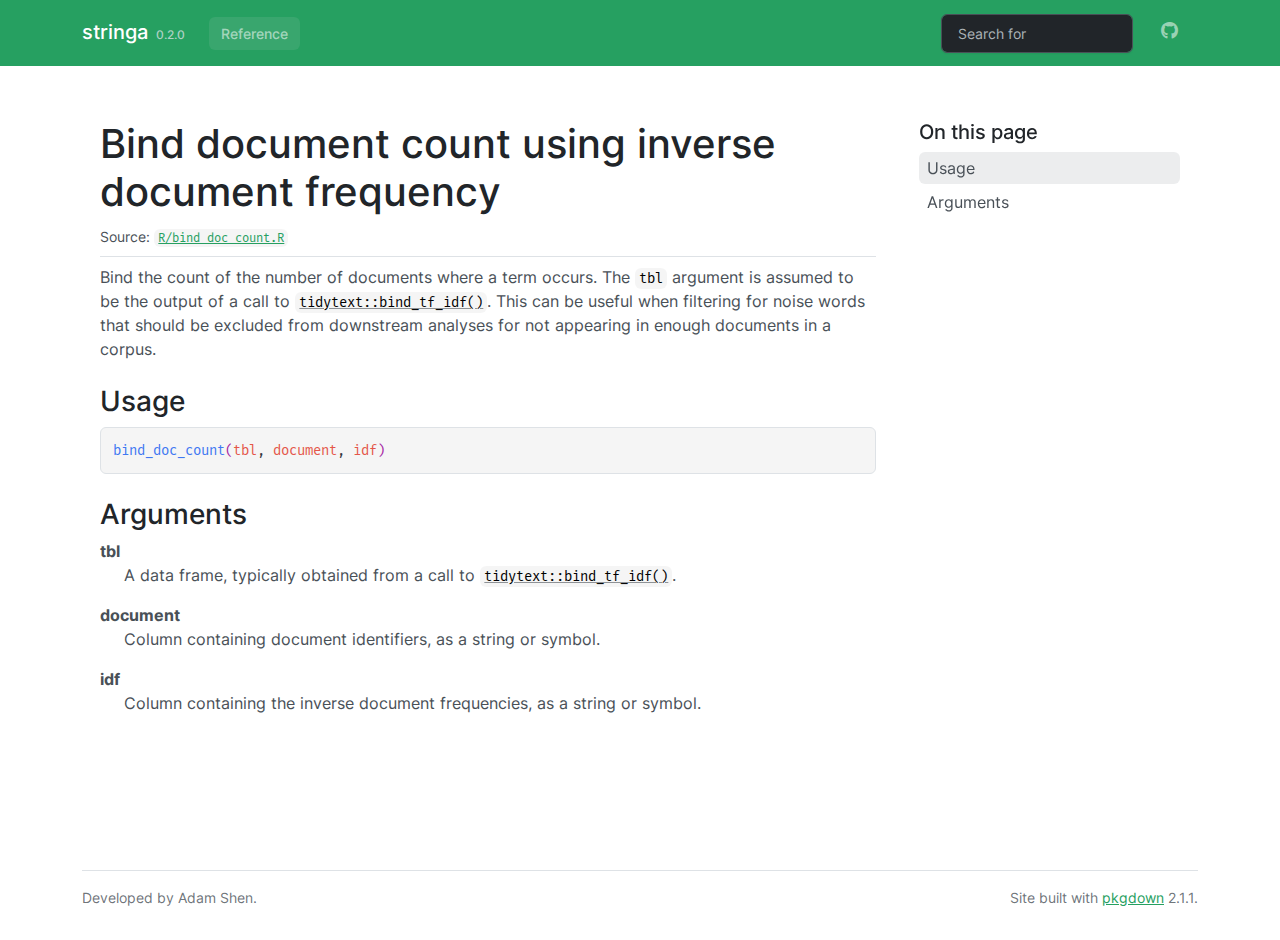
<file: docs/reference/bind_doc_count.html>
<!DOCTYPE html>
<!-- Generated by pkgdown: do not edit by hand --><html lang="en"><head><meta http-equiv="Content-Type" content="text/html; charset=UTF-8"><meta charset="utf-8"><meta http-equiv="X-UA-Compatible" content="IE=edge"><meta name="viewport" content="width=device-width, initial-scale=1, shrink-to-fit=no"><title>Bind document count using inverse document frequency — bind_doc_count • stringa</title><script src="../deps/jquery-3.6.0/jquery-3.6.0.min.js"></script><meta name="viewport" content="width=device-width, initial-scale=1, shrink-to-fit=no"><link href="../deps/bootstrap-5.3.1/bootstrap.min.css" rel="stylesheet"><script src="../deps/bootstrap-5.3.1/bootstrap.bundle.min.js"></script><link href="../deps/Fira_Mono-0.4.9/font.css" rel="stylesheet"><link href="../deps/font-awesome-6.5.2/css/all.min.css" rel="stylesheet"><link href="../deps/font-awesome-6.5.2/css/v4-shims.min.css" rel="stylesheet"><script src="../deps/headroom-0.11.0/headroom.min.js"></script><script src="../deps/headroom-0.11.0/jQuery.headroom.min.js"></script><script src="../deps/bootstrap-toc-1.0.1/bootstrap-toc.min.js"></script><script src="../deps/clipboard.js-2.0.11/clipboard.min.js"></script><script src="../deps/search-1.0.0/autocomplete.jquery.min.js"></script><script src="../deps/search-1.0.0/fuse.min.js"></script><script src="../deps/search-1.0.0/mark.min.js"></script><!-- pkgdown --><script src="../pkgdown.js"></script><link href="../extra.css" rel="stylesheet"><meta property="og:title" content="Bind document count using inverse document frequency — bind_doc_count"><meta name="description" content="Bind the count of the number of documents where a term occurs. The tbl argument is assumed to
be the output of a call to tidytext::bind_tf_idf(). This can be useful when filtering for noise
words that should be excluded from downstream analyses for not appearing in enough documents in a
corpus."><meta property="og:description" content="Bind the count of the number of documents where a term occurs. The tbl argument is assumed to
be the output of a call to tidytext::bind_tf_idf(). This can be useful when filtering for noise
words that should be excluded from downstream analyses for not appearing in enough documents in a
corpus."></head><body><p>








  extra.css

  

  </p>
    <a href="#main" class="visually-hidden-focusable">Skip to contents</a>


    <nav class="navbar navbar-expand-lg fixed-top bg-primary" data-bs-theme="dark" aria-label="Site navigation"><div class="container">

    <a class="navbar-brand me-2" href="../index.html">stringa</a>

    <small class="nav-text text-muted me-auto" data-bs-toggle="tooltip" data-bs-placement="bottom" title="">0.2.0</small>


    <button class="navbar-toggler" type="button" data-bs-toggle="collapse" data-bs-target="#navbar" aria-controls="navbar" aria-expanded="false" aria-label="Toggle navigation">
      <span class="navbar-toggler-icon"></span>
    </button>

    <div id="navbar" class="collapse navbar-collapse ms-3">
      <ul class="navbar-nav me-auto"><li class="active nav-item"><a class="nav-link" href="../reference/index.html">Reference</a></li>
      </ul><ul class="navbar-nav"><li class="nav-item"><form class="form-inline" role="search">
 <input class="form-control" type="search" name="search-input" id="search-input" autocomplete="off" aria-label="Search site" placeholder="Search for" data-search-index="../search.json"></form></li>
<li class="nav-item"><a class="external-link nav-link" href="https://github.com/adamoshen/stringa/" aria-label="GitHub"><span class="fa fab fa-github fa-lg"></span></a></li>
      </ul></div>


  </div>
</nav><div class="container template-reference-topic">
<div class="row">
  <main id="main" class="col-md-9"><div class="page-header">

      <h1>Bind document count using inverse document frequency</h1>
      <small class="dont-index">Source: <a href="https://github.com/adamoshen/stringa/blob/HEAD/R/bind_doc_count.R" class="external-link"><code>R/bind_doc_count.R</code></a></small>
      <div class="d-none name"><code>bind_doc_count.Rd</code></div>
    </div>

    <div class="ref-description section level2">
    <p>Bind the count of the number of documents where a term occurs. The <code>tbl</code> argument is assumed to
be the output of a call to <code><a href="https://juliasilge.github.io/tidytext/reference/bind_tf_idf.html" class="external-link">tidytext::bind_tf_idf()</a></code>. This can be useful when filtering for noise
words that should be excluded from downstream analyses for not appearing in enough documents in a
corpus.</p>
    </div>

    <div class="section level2">
    <h2 id="ref-usage">Usage<a class="anchor" aria-label="anchor" href="#ref-usage"></a></h2>
    <div class="sourceCode"><pre class="sourceCode r"><code><span><span class="fu">bind_doc_count</span><span class="op">(</span><span class="va">tbl</span>, <span class="va">document</span>, <span class="va">idf</span><span class="op">)</span></span></code></pre></div>
    </div>

    <div class="section level2">
    <h2 id="arguments">Arguments<a class="anchor" aria-label="anchor" href="#arguments"></a></h2>


<dl><dt id="arg-tbl">tbl<a class="anchor" aria-label="anchor" href="#arg-tbl"></a></dt>
<dd><p>A data frame, typically obtained from a call to <code><a href="https://juliasilge.github.io/tidytext/reference/bind_tf_idf.html" class="external-link">tidytext::bind_tf_idf()</a></code>.</p></dd>


<dt id="arg-document">document<a class="anchor" aria-label="anchor" href="#arg-document"></a></dt>
<dd><p>Column containing document identifiers, as a string or symbol.</p></dd>


<dt id="arg-idf">idf<a class="anchor" aria-label="anchor" href="#arg-idf"></a></dt>
<dd><p>Column containing the inverse document frequencies, as a string or symbol.</p></dd>

</dl></div>

  </main><aside class="col-md-3"><nav id="toc" aria-label="Table of contents"><h2>On this page</h2>
    </nav></aside></div>


    <footer><div class="pkgdown-footer-left">
  <p>Developed by Adam Shen.</p>
</div>

<div class="pkgdown-footer-right">
  <p>Site built with <a href="https://pkgdown.r-lib.org/" class="external-link">pkgdown</a> 2.1.1.</p>
</div>

    </footer></div>





  
</body></html>
</file>
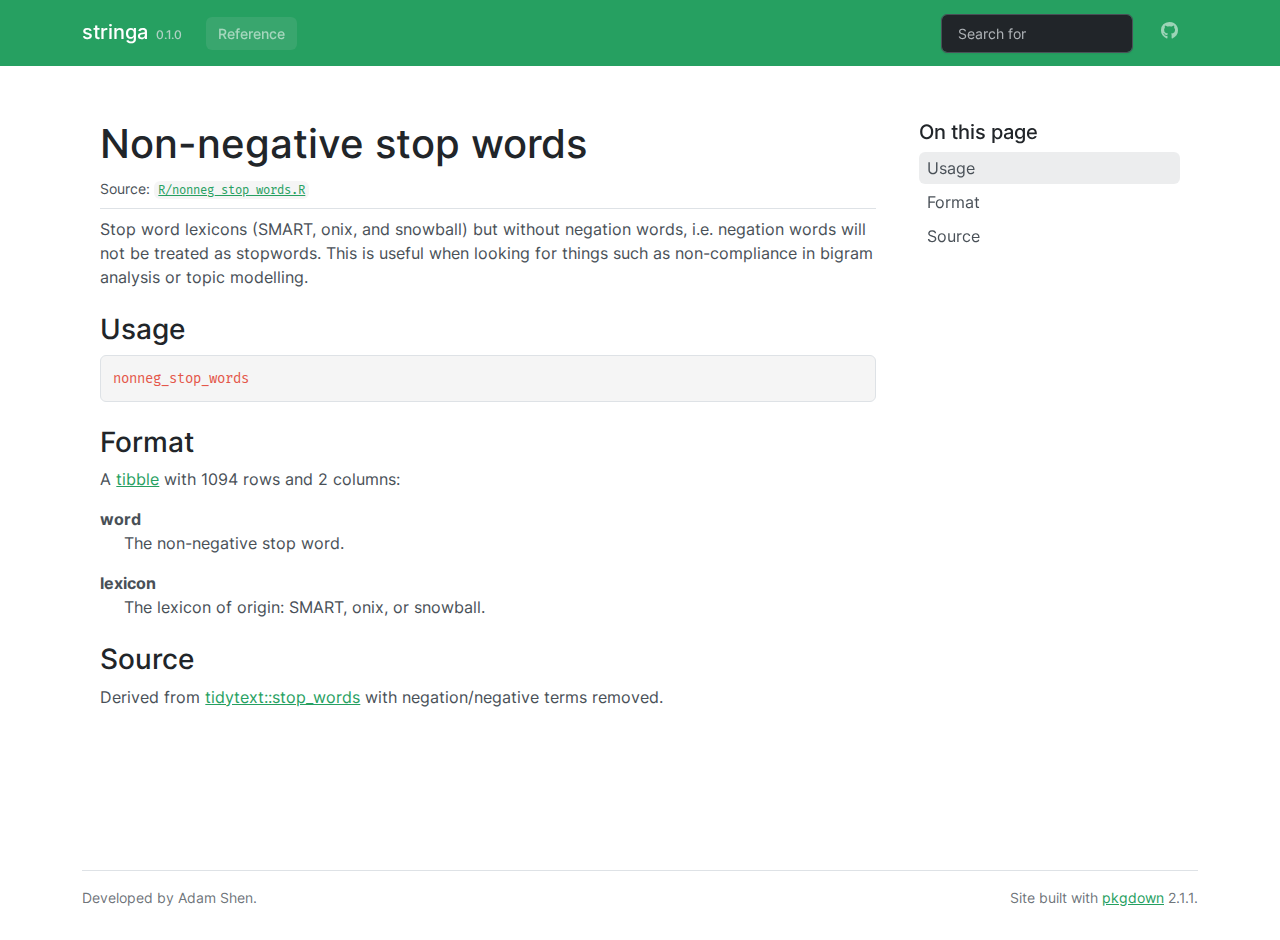
<file: docs/reference/nonneg_stop_words.html>
<!DOCTYPE html>
<!-- Generated by pkgdown: do not edit by hand --><html lang="en"><head><meta http-equiv="Content-Type" content="text/html; charset=UTF-8"><meta charset="utf-8"><meta http-equiv="X-UA-Compatible" content="IE=edge"><meta name="viewport" content="width=device-width, initial-scale=1, shrink-to-fit=no"><title>Non-negative stop words — nonneg_stop_words • stringa</title><script src="../deps/jquery-3.6.0/jquery-3.6.0.min.js"></script><meta name="viewport" content="width=device-width, initial-scale=1, shrink-to-fit=no"><link href="../deps/bootstrap-5.3.1/bootstrap.min.css" rel="stylesheet"><script src="../deps/bootstrap-5.3.1/bootstrap.bundle.min.js"></script><link href="../deps/Fira_Mono-0.4.9/font.css" rel="stylesheet"><link href="../deps/font-awesome-6.5.2/css/all.min.css" rel="stylesheet"><link href="../deps/font-awesome-6.5.2/css/v4-shims.min.css" rel="stylesheet"><script src="../deps/headroom-0.11.0/headroom.min.js"></script><script src="../deps/headroom-0.11.0/jQuery.headroom.min.js"></script><script src="../deps/bootstrap-toc-1.0.1/bootstrap-toc.min.js"></script><script src="../deps/clipboard.js-2.0.11/clipboard.min.js"></script><script src="../deps/search-1.0.0/autocomplete.jquery.min.js"></script><script src="../deps/search-1.0.0/fuse.min.js"></script><script src="../deps/search-1.0.0/mark.min.js"></script><!-- pkgdown --><script src="../pkgdown.js"></script><link href="../extra.css" rel="stylesheet"><meta property="og:title" content="Non-negative stop words — nonneg_stop_words"><meta name="description" content="Stop word lexicons (SMART, onix, and snowball) but without negation words, i.e. negation words
will not be treated as stopwords. This is useful when looking for things such as non-compliance
in bigram analysis or topic modelling."><meta property="og:description" content="Stop word lexicons (SMART, onix, and snowball) but without negation words, i.e. negation words
will not be treated as stopwords. This is useful when looking for things such as non-compliance
in bigram analysis or topic modelling."></head><body><p>








  extra.css

  

  </p>
    <a href="#main" class="visually-hidden-focusable">Skip to contents</a>


    <nav class="navbar navbar-expand-lg fixed-top bg-primary" data-bs-theme="dark" aria-label="Site navigation"><div class="container">

    <a class="navbar-brand me-2" href="../index.html">stringa</a>

    <small class="nav-text text-muted me-auto" data-bs-toggle="tooltip" data-bs-placement="bottom" title="">0.1.0</small>


    <button class="navbar-toggler" type="button" data-bs-toggle="collapse" data-bs-target="#navbar" aria-controls="navbar" aria-expanded="false" aria-label="Toggle navigation">
      <span class="navbar-toggler-icon"></span>
    </button>

    <div id="navbar" class="collapse navbar-collapse ms-3">
      <ul class="navbar-nav me-auto"><li class="active nav-item"><a class="nav-link" href="../reference/index.html">Reference</a></li>
      </ul><ul class="navbar-nav"><li class="nav-item"><form class="form-inline" role="search">
 <input class="form-control" type="search" name="search-input" id="search-input" autocomplete="off" aria-label="Search site" placeholder="Search for" data-search-index="../search.json"></form></li>
<li class="nav-item"><a class="external-link nav-link" href="https://github.com/adamoshen/stringa/" aria-label="GitHub"><span class="fa fab fa-github fa-lg"></span></a></li>
      </ul></div>


  </div>
</nav><div class="container template-reference-topic">
<div class="row">
  <main id="main" class="col-md-9"><div class="page-header">

      <h1>Non-negative stop words</h1>
      <small class="dont-index">Source: <a href="https://github.com/adamoshen/stringa/blob/HEAD/R/nonneg_stop_words.R" class="external-link"><code>R/nonneg_stop_words.R</code></a></small>
      <div class="d-none name"><code>nonneg_stop_words.Rd</code></div>
    </div>

    <div class="ref-description section level2">
    <p>Stop word lexicons (SMART, onix, and snowball) but without negation words, i.e. negation words
will not be treated as stopwords. This is useful when looking for things such as non-compliance
in bigram analysis or topic modelling.</p>
    </div>

    <div class="section level2">
    <h2 id="ref-usage">Usage<a class="anchor" aria-label="anchor" href="#ref-usage"></a></h2>
    <div class="sourceCode"><pre class="sourceCode r"><code><span><span class="va">nonneg_stop_words</span></span></code></pre></div>
    </div>

    <div class="section level2">
    <h2 id="format">Format<a class="anchor" aria-label="anchor" href="#format"></a></h2>
    <p>A <a href="https://tibble.tidyverse.org/reference/tibble-package.html" class="external-link">tibble</a> with 1094 rows and 2 columns:</p><dl><dt>word</dt>
<dd><p>The non-negative stop word.</p></dd>

<dt>lexicon</dt>
<dd><p>The lexicon of origin: SMART, onix, or snowball.</p></dd>


</dl></div>
    <div class="section level2">
    <h2 id="source">Source<a class="anchor" aria-label="anchor" href="#source"></a></h2>
    <p>Derived from <a href="https://juliasilge.github.io/tidytext/reference/stop_words.html" class="external-link">tidytext::stop_words</a> with negation/negative terms removed.</p>
    </div>

  </main><aside class="col-md-3"><nav id="toc" aria-label="Table of contents"><h2>On this page</h2>
    </nav></aside></div>


    <footer><div class="pkgdown-footer-left">
  <p>Developed by Adam Shen.</p>
</div>

<div class="pkgdown-footer-right">
  <p>Site built with <a href="https://pkgdown.r-lib.org/" class="external-link">pkgdown</a> 2.1.1.</p>
</div>

    </footer></div>





  
</body></html>
</file>
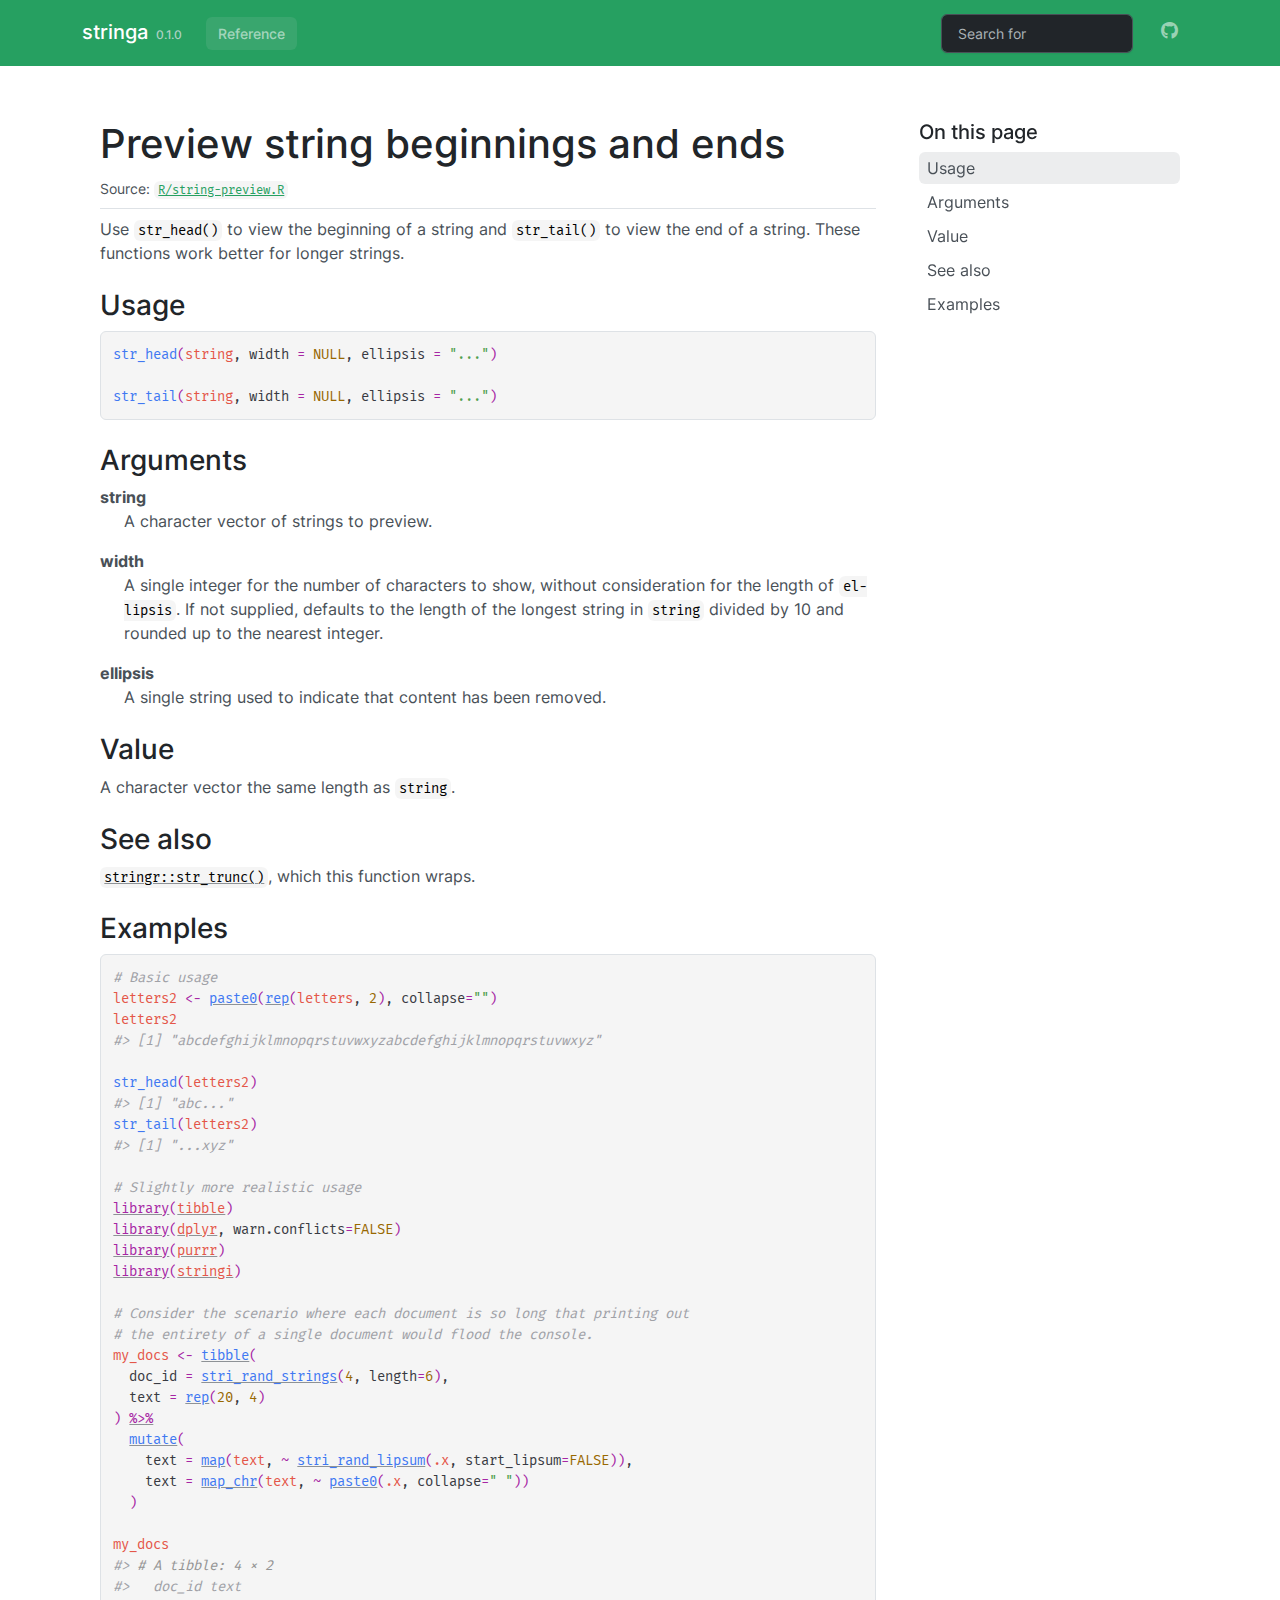
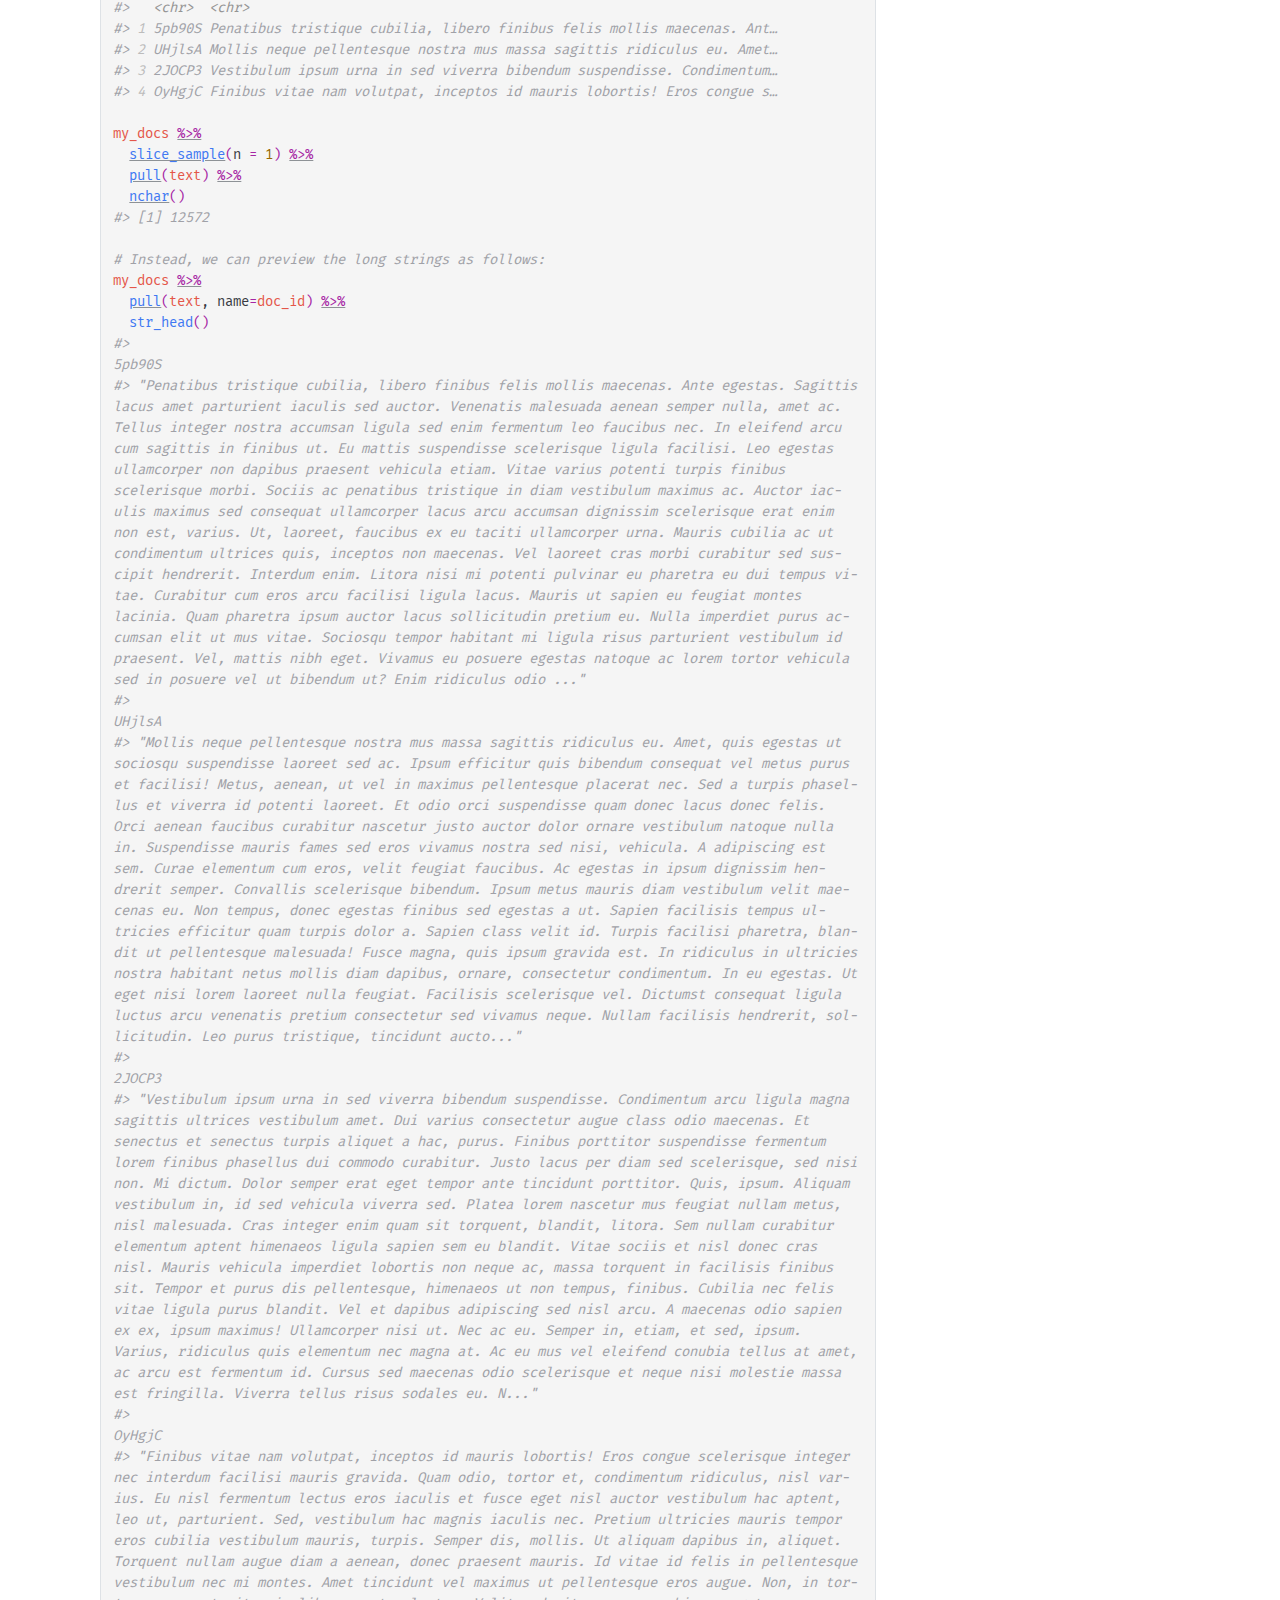
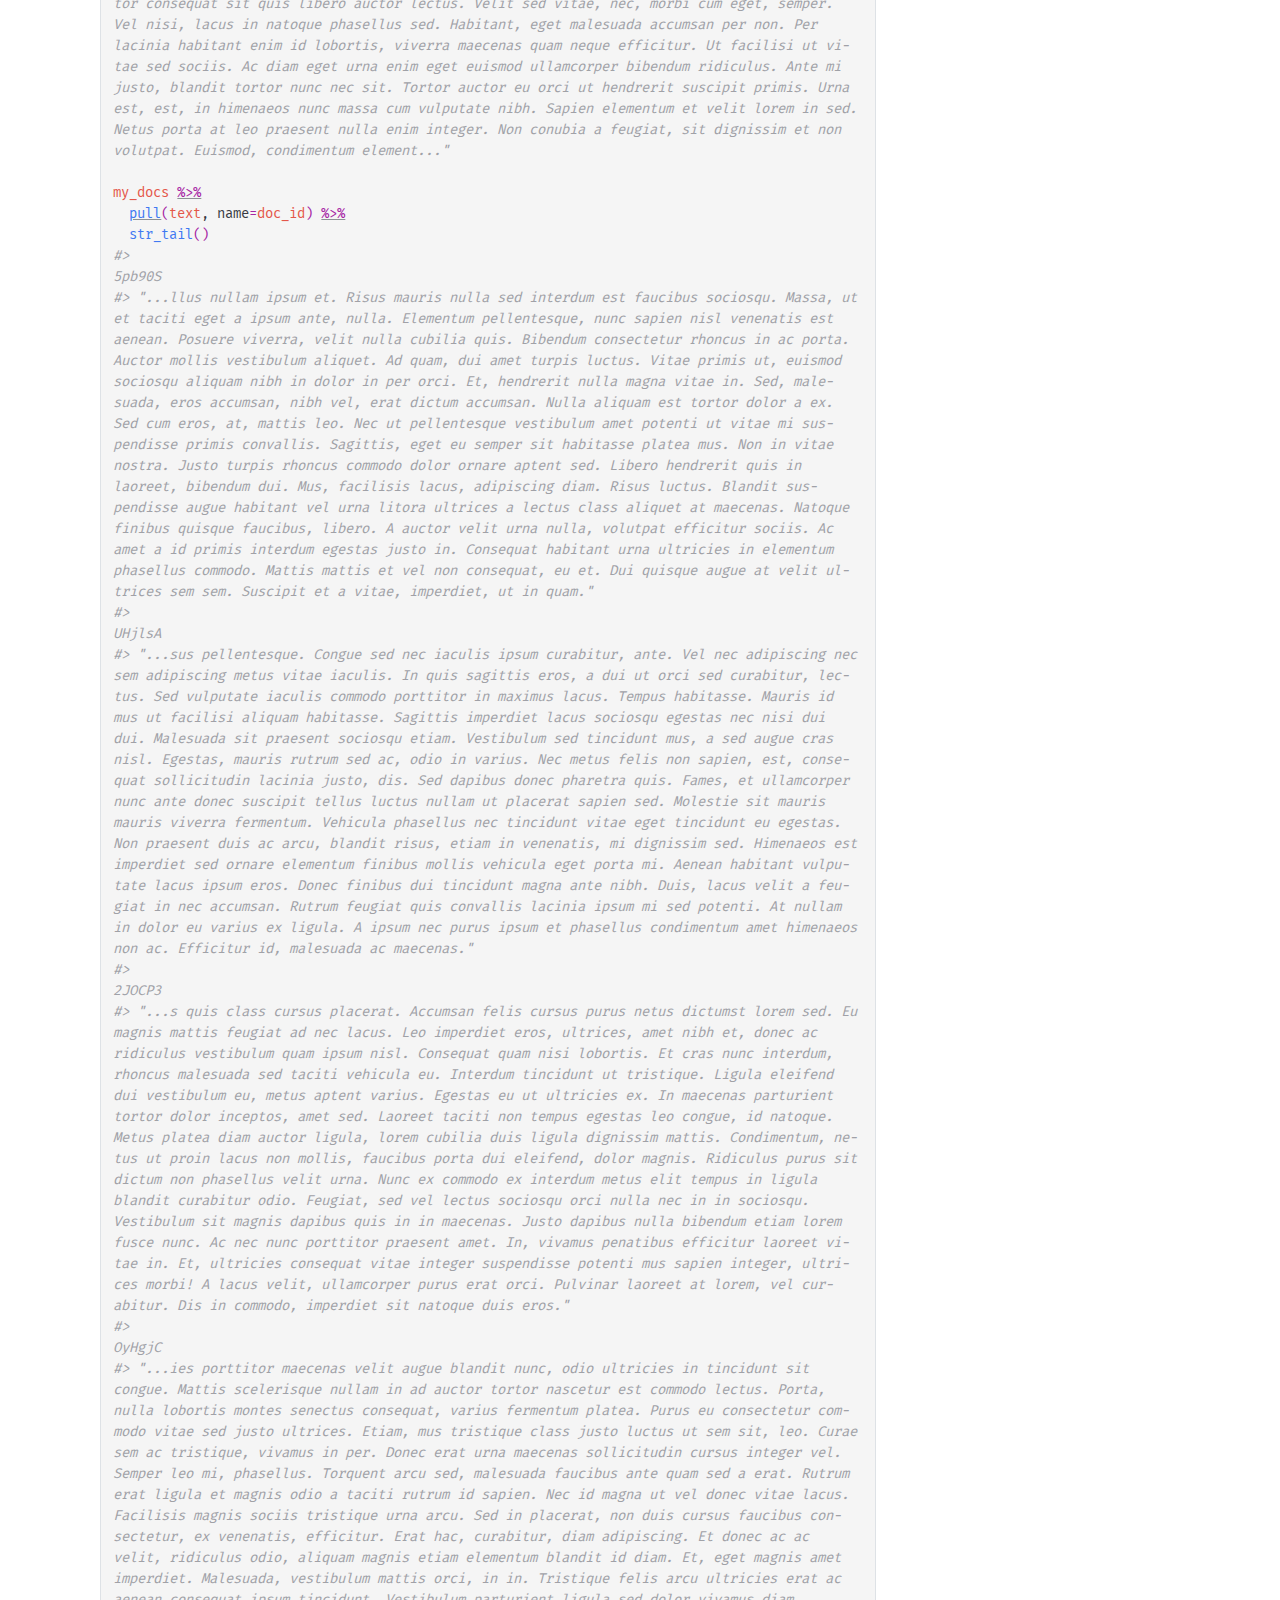
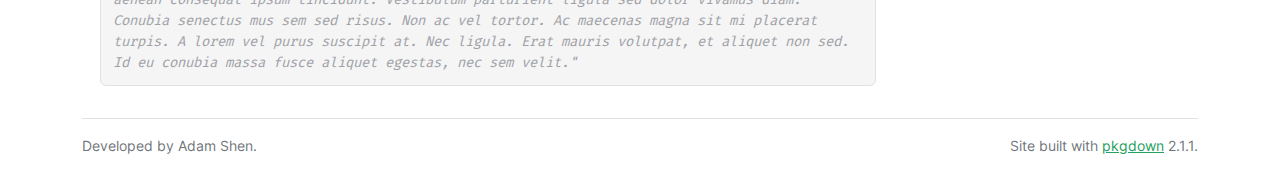
<file: docs/reference/string-preview.html>
<!DOCTYPE html>
<!-- Generated by pkgdown: do not edit by hand --><html lang="en"><head><meta http-equiv="Content-Type" content="text/html; charset=UTF-8"><meta charset="utf-8"><meta http-equiv="X-UA-Compatible" content="IE=edge"><meta name="viewport" content="width=device-width, initial-scale=1, shrink-to-fit=no"><title>Preview string beginnings and ends — str_head • stringa</title><script src="../deps/jquery-3.6.0/jquery-3.6.0.min.js"></script><meta name="viewport" content="width=device-width, initial-scale=1, shrink-to-fit=no"><link href="../deps/bootstrap-5.3.1/bootstrap.min.css" rel="stylesheet"><script src="../deps/bootstrap-5.3.1/bootstrap.bundle.min.js"></script><link href="../deps/Fira_Mono-0.4.9/font.css" rel="stylesheet"><link href="../deps/font-awesome-6.5.2/css/all.min.css" rel="stylesheet"><link href="../deps/font-awesome-6.5.2/css/v4-shims.min.css" rel="stylesheet"><script src="../deps/headroom-0.11.0/headroom.min.js"></script><script src="../deps/headroom-0.11.0/jQuery.headroom.min.js"></script><script src="../deps/bootstrap-toc-1.0.1/bootstrap-toc.min.js"></script><script src="../deps/clipboard.js-2.0.11/clipboard.min.js"></script><script src="../deps/search-1.0.0/autocomplete.jquery.min.js"></script><script src="../deps/search-1.0.0/fuse.min.js"></script><script src="../deps/search-1.0.0/mark.min.js"></script><!-- pkgdown --><script src="../pkgdown.js"></script><link href="../extra.css" rel="stylesheet"><meta property="og:title" content="Preview string beginnings and ends — str_head"><meta name="description" content="Use str_head() to view the beginning of a string and str_tail() to view the end of a string.
These functions work better for longer strings."><meta property="og:description" content="Use str_head() to view the beginning of a string and str_tail() to view the end of a string.
These functions work better for longer strings."></head><body><p>








  extra.css

  

  </p>
    <a href="#main" class="visually-hidden-focusable">Skip to contents</a>


    <nav class="navbar navbar-expand-lg fixed-top bg-primary" data-bs-theme="dark" aria-label="Site navigation"><div class="container">

    <a class="navbar-brand me-2" href="../index.html">stringa</a>

    <small class="nav-text text-muted me-auto" data-bs-toggle="tooltip" data-bs-placement="bottom" title="">0.1.0</small>


    <button class="navbar-toggler" type="button" data-bs-toggle="collapse" data-bs-target="#navbar" aria-controls="navbar" aria-expanded="false" aria-label="Toggle navigation">
      <span class="navbar-toggler-icon"></span>
    </button>

    <div id="navbar" class="collapse navbar-collapse ms-3">
      <ul class="navbar-nav me-auto"><li class="active nav-item"><a class="nav-link" href="../reference/index.html">Reference</a></li>
      </ul><ul class="navbar-nav"><li class="nav-item"><form class="form-inline" role="search">
 <input class="form-control" type="search" name="search-input" id="search-input" autocomplete="off" aria-label="Search site" placeholder="Search for" data-search-index="../search.json"></form></li>
<li class="nav-item"><a class="external-link nav-link" href="https://github.com/adamoshen/stringa/" aria-label="GitHub"><span class="fa fab fa-github fa-lg"></span></a></li>
      </ul></div>


  </div>
</nav><div class="container template-reference-topic">
<div class="row">
  <main id="main" class="col-md-9"><div class="page-header">

      <h1>Preview string beginnings and ends</h1>
      <small class="dont-index">Source: <a href="https://github.com/adamoshen/stringa/blob/HEAD/R/string-preview.R" class="external-link"><code>R/string-preview.R</code></a></small>
      <div class="d-none name"><code>string-preview.Rd</code></div>
    </div>

    <div class="ref-description section level2">
    <p>Use <code>str_head()</code> to view the beginning of a string and <code>str_tail()</code> to view the end of a string.
These functions work better for longer strings.</p>
    </div>

    <div class="section level2">
    <h2 id="ref-usage">Usage<a class="anchor" aria-label="anchor" href="#ref-usage"></a></h2>
    <div class="sourceCode"><pre class="sourceCode r"><code><span><span class="fu">str_head</span><span class="op">(</span><span class="va">string</span>, width <span class="op">=</span> <span class="cn">NULL</span>, ellipsis <span class="op">=</span> <span class="st">"..."</span><span class="op">)</span></span>
<span></span>
<span><span class="fu">str_tail</span><span class="op">(</span><span class="va">string</span>, width <span class="op">=</span> <span class="cn">NULL</span>, ellipsis <span class="op">=</span> <span class="st">"..."</span><span class="op">)</span></span></code></pre></div>
    </div>

    <div class="section level2">
    <h2 id="arguments">Arguments<a class="anchor" aria-label="anchor" href="#arguments"></a></h2>


<dl><dt id="arg-string">string<a class="anchor" aria-label="anchor" href="#arg-string"></a></dt>
<dd><p>A character vector of strings to preview.</p></dd>


<dt id="arg-width">width<a class="anchor" aria-label="anchor" href="#arg-width"></a></dt>
<dd><p>A single integer for the number of characters to show, without consideration for the
length of <code>ellipsis</code>. If not supplied, defaults to the length of the longest string in <code>string</code>
divided by 10 and rounded up to the nearest integer.</p></dd>


<dt id="arg-ellipsis">ellipsis<a class="anchor" aria-label="anchor" href="#arg-ellipsis"></a></dt>
<dd><p>A single string used to indicate that content has been removed.</p></dd>

</dl></div>
    <div class="section level2">
    <h2 id="value">Value<a class="anchor" aria-label="anchor" href="#value"></a></h2>
    <p>A character vector the same length as <code>string</code>.</p>
    </div>
    <div class="section level2">
    <h2 id="see-also">See also<a class="anchor" aria-label="anchor" href="#see-also"></a></h2>
    <div class="dont-index"><p><code><a href="https://stringr.tidyverse.org/reference/str_trunc.html" class="external-link">stringr::str_trunc()</a></code>, which this function wraps.</p></div>
    </div>

    <div class="section level2">
    <h2 id="ref-examples">Examples<a class="anchor" aria-label="anchor" href="#ref-examples"></a></h2>
    <div class="sourceCode"><pre class="sourceCode r"><code><span class="r-in"><span><span class="co"># Basic usage</span></span></span>
<span class="r-in"><span><span class="va">letters2</span> <span class="op">&lt;-</span> <span class="fu"><a href="https://rdrr.io/r/base/paste.html" class="external-link">paste0</a></span><span class="op">(</span><span class="fu"><a href="https://rdrr.io/r/base/rep.html" class="external-link">rep</a></span><span class="op">(</span><span class="va">letters</span>, <span class="fl">2</span><span class="op">)</span>, collapse<span class="op">=</span><span class="st">""</span><span class="op">)</span></span></span>
<span class="r-in"><span><span class="va">letters2</span></span></span>
<span class="r-out co"><span class="r-pr">#&gt;</span> [1] "abcdefghijklmnopqrstuvwxyzabcdefghijklmnopqrstuvwxyz"</span>
<span class="r-in"><span></span></span>
<span class="r-in"><span><span class="fu">str_head</span><span class="op">(</span><span class="va">letters2</span><span class="op">)</span></span></span>
<span class="r-out co"><span class="r-pr">#&gt;</span> [1] "abc..."</span>
<span class="r-in"><span><span class="fu">str_tail</span><span class="op">(</span><span class="va">letters2</span><span class="op">)</span></span></span>
<span class="r-out co"><span class="r-pr">#&gt;</span> [1] "...xyz"</span>
<span class="r-in"><span></span></span>
<span class="r-in"><span><span class="co"># Slightly more realistic usage</span></span></span>
<span class="r-in"><span><span class="kw"><a href="https://rdrr.io/r/base/library.html" class="external-link">library</a></span><span class="op">(</span><span class="va"><a href="https://tibble.tidyverse.org/" class="external-link">tibble</a></span><span class="op">)</span></span></span>
<span class="r-in"><span><span class="kw"><a href="https://rdrr.io/r/base/library.html" class="external-link">library</a></span><span class="op">(</span><span class="va"><a href="https://dplyr.tidyverse.org" class="external-link">dplyr</a></span>, warn.conflicts<span class="op">=</span><span class="cn">FALSE</span><span class="op">)</span></span></span>
<span class="r-in"><span><span class="kw"><a href="https://rdrr.io/r/base/library.html" class="external-link">library</a></span><span class="op">(</span><span class="va"><a href="https://purrr.tidyverse.org/" class="external-link">purrr</a></span><span class="op">)</span></span></span>
<span class="r-in"><span><span class="kw"><a href="https://rdrr.io/r/base/library.html" class="external-link">library</a></span><span class="op">(</span><span class="va"><a href="https://stringi.gagolewski.com/" class="external-link">stringi</a></span><span class="op">)</span></span></span>
<span class="r-in"><span></span></span>
<span class="r-in"><span><span class="co"># Consider the scenario where each document is so long that printing out</span></span></span>
<span class="r-in"><span><span class="co"># the entirety of a single document would flood the console.</span></span></span>
<span class="r-in"><span><span class="va">my_docs</span> <span class="op">&lt;-</span> <span class="fu"><a href="https://tibble.tidyverse.org/reference/tibble.html" class="external-link">tibble</a></span><span class="op">(</span></span></span>
<span class="r-in"><span>  doc_id <span class="op">=</span> <span class="fu"><a href="https://rdrr.io/pkg/stringi/man/stri_rand_strings.html" class="external-link">stri_rand_strings</a></span><span class="op">(</span><span class="fl">4</span>, length<span class="op">=</span><span class="fl">6</span><span class="op">)</span>,</span></span>
<span class="r-in"><span>  text <span class="op">=</span> <span class="fu"><a href="https://rdrr.io/r/base/rep.html" class="external-link">rep</a></span><span class="op">(</span><span class="fl">20</span>, <span class="fl">4</span><span class="op">)</span></span></span>
<span class="r-in"><span><span class="op">)</span> <span class="op"><a href="https://magrittr.tidyverse.org/reference/pipe.html" class="external-link">%&gt;%</a></span></span></span>
<span class="r-in"><span>  <span class="fu"><a href="https://dplyr.tidyverse.org/reference/mutate.html" class="external-link">mutate</a></span><span class="op">(</span></span></span>
<span class="r-in"><span>    text <span class="op">=</span> <span class="fu"><a href="https://purrr.tidyverse.org/reference/map.html" class="external-link">map</a></span><span class="op">(</span><span class="va">text</span>, <span class="op">~</span> <span class="fu"><a href="https://rdrr.io/pkg/stringi/man/stri_rand_lipsum.html" class="external-link">stri_rand_lipsum</a></span><span class="op">(</span><span class="va">.x</span>, start_lipsum<span class="op">=</span><span class="cn">FALSE</span><span class="op">)</span><span class="op">)</span>,</span></span>
<span class="r-in"><span>    text <span class="op">=</span> <span class="fu"><a href="https://purrr.tidyverse.org/reference/map.html" class="external-link">map_chr</a></span><span class="op">(</span><span class="va">text</span>, <span class="op">~</span> <span class="fu"><a href="https://rdrr.io/r/base/paste.html" class="external-link">paste0</a></span><span class="op">(</span><span class="va">.x</span>, collapse<span class="op">=</span><span class="st">" "</span><span class="op">)</span><span class="op">)</span></span></span>
<span class="r-in"><span>  <span class="op">)</span></span></span>
<span class="r-in"><span></span></span>
<span class="r-in"><span><span class="va">my_docs</span></span></span>
<span class="r-out co"><span class="r-pr">#&gt;</span> <span style="color: #949494;"># A tibble: 4 × 2</span></span>
<span class="r-out co"><span class="r-pr">#&gt;</span>   doc_id text                                                                   </span>
<span class="r-out co"><span class="r-pr">#&gt;</span>   <span style="color: #949494; font-style: italic;">&lt;chr&gt;</span>  <span style="color: #949494; font-style: italic;">&lt;chr&gt;</span>                                                                  </span>
<span class="r-out co"><span class="r-pr">#&gt;</span> <span style="color: #BCBCBC;">1</span> 5pb90S Penatibus tristique cubilia, libero finibus felis mollis maecenas. Ant…</span>
<span class="r-out co"><span class="r-pr">#&gt;</span> <span style="color: #BCBCBC;">2</span> UHjlsA Mollis neque pellentesque nostra mus massa sagittis ridiculus eu. Amet…</span>
<span class="r-out co"><span class="r-pr">#&gt;</span> <span style="color: #BCBCBC;">3</span> 2JOCP3 Vestibulum ipsum urna in sed viverra bibendum suspendisse. Condimentum…</span>
<span class="r-out co"><span class="r-pr">#&gt;</span> <span style="color: #BCBCBC;">4</span> OyHgjC Finibus vitae nam volutpat, inceptos id mauris lobortis! Eros congue s…</span>
<span class="r-in"><span></span></span>
<span class="r-in"><span><span class="va">my_docs</span> <span class="op"><a href="https://magrittr.tidyverse.org/reference/pipe.html" class="external-link">%&gt;%</a></span></span></span>
<span class="r-in"><span>  <span class="fu"><a href="https://dplyr.tidyverse.org/reference/slice.html" class="external-link">slice_sample</a></span><span class="op">(</span>n <span class="op">=</span> <span class="fl">1</span><span class="op">)</span> <span class="op"><a href="https://magrittr.tidyverse.org/reference/pipe.html" class="external-link">%&gt;%</a></span></span></span>
<span class="r-in"><span>  <span class="fu"><a href="https://dplyr.tidyverse.org/reference/pull.html" class="external-link">pull</a></span><span class="op">(</span><span class="va">text</span><span class="op">)</span> <span class="op"><a href="https://magrittr.tidyverse.org/reference/pipe.html" class="external-link">%&gt;%</a></span></span></span>
<span class="r-in"><span>  <span class="fu"><a href="https://rdrr.io/r/base/nchar.html" class="external-link">nchar</a></span><span class="op">(</span><span class="op">)</span></span></span>
<span class="r-out co"><span class="r-pr">#&gt;</span> [1] 12572</span>
<span class="r-in"><span></span></span>
<span class="r-in"><span><span class="co"># Instead, we can preview the long strings as follows:</span></span></span>
<span class="r-in"><span><span class="va">my_docs</span> <span class="op"><a href="https://magrittr.tidyverse.org/reference/pipe.html" class="external-link">%&gt;%</a></span></span></span>
<span class="r-in"><span>  <span class="fu"><a href="https://dplyr.tidyverse.org/reference/pull.html" class="external-link">pull</a></span><span class="op">(</span><span class="va">text</span>, name<span class="op">=</span><span class="va">doc_id</span><span class="op">)</span> <span class="op"><a href="https://magrittr.tidyverse.org/reference/pipe.html" class="external-link">%&gt;%</a></span></span></span>
<span class="r-in"><span>  <span class="fu">str_head</span><span class="op">(</span><span class="op">)</span></span></span>
<span class="r-out co"><span class="r-pr">#&gt;</span>                                                                                                                                                                                                                                                                                                                                                                                                                                                                                                                                                                                                                                                                                                                                                                                                                                                                                                                                                                                                                                                                                                                                                                                                                                                                                                                                                                          5pb90S </span>
<span class="r-out co"><span class="r-pr">#&gt;</span> "Penatibus tristique cubilia, libero finibus felis mollis maecenas. Ante egestas. Sagittis lacus amet parturient iaculis sed auctor. Venenatis malesuada aenean semper nulla, amet ac. Tellus integer nostra accumsan ligula sed enim fermentum leo faucibus nec. In eleifend arcu cum sagittis in finibus ut. Eu mattis suspendisse scelerisque ligula facilisi. Leo egestas ullamcorper non dapibus praesent vehicula etiam. Vitae varius potenti turpis finibus scelerisque morbi. Sociis ac penatibus tristique in diam vestibulum maximus ac. Auctor iaculis maximus sed consequat ullamcorper lacus arcu accumsan dignissim scelerisque erat enim non est, varius. Ut, laoreet, faucibus ex eu taciti ullamcorper urna. Mauris cubilia ac ut condimentum ultrices quis, inceptos non maecenas. Vel laoreet cras morbi curabitur sed suscipit hendrerit. Interdum enim. Litora nisi mi potenti pulvinar eu pharetra eu dui tempus vitae. Curabitur cum eros arcu facilisi ligula lacus. Mauris ut sapien eu feugiat montes lacinia. Quam pharetra ipsum auctor lacus sollicitudin pretium eu. Nulla imperdiet purus accumsan elit ut mus vitae. Sociosqu tempor habitant mi ligula risus parturient vestibulum id praesent. Vel, mattis nibh eget. Vivamus eu posuere egestas natoque ac lorem tortor vehicula sed in posuere vel ut bibendum ut? Enim ridiculus odio ..." </span>
<span class="r-out co"><span class="r-pr">#&gt;</span>                                                                                                                                                                                                                                                                                                                                                                                                                                                                                                                                                                                                                                                                                                                                                                                                                                                                                                                                                                                                                                                                                                                                                                                                                                                                                                                                                                          UHjlsA </span>
<span class="r-out co"><span class="r-pr">#&gt;</span> "Mollis neque pellentesque nostra mus massa sagittis ridiculus eu. Amet, quis egestas ut sociosqu suspendisse laoreet sed ac. Ipsum efficitur quis bibendum consequat vel metus purus et facilisi! Metus, aenean, ut vel in maximus pellentesque placerat nec. Sed a turpis phasellus et viverra id potenti laoreet. Et odio orci suspendisse quam donec lacus donec felis. Orci aenean faucibus curabitur nascetur justo auctor dolor ornare vestibulum natoque nulla in. Suspendisse mauris fames sed eros vivamus nostra sed nisi, vehicula. A adipiscing est sem. Curae elementum cum eros, velit feugiat faucibus. Ac egestas in ipsum dignissim hendrerit semper. Convallis scelerisque bibendum. Ipsum metus mauris diam vestibulum velit maecenas eu. Non tempus, donec egestas finibus sed egestas a ut. Sapien facilisis tempus ultricies efficitur quam turpis dolor a. Sapien class velit id. Turpis facilisi pharetra, blandit ut pellentesque malesuada! Fusce magna, quis ipsum gravida est. In ridiculus in ultricies nostra habitant netus mollis diam dapibus, ornare, consectetur condimentum. In eu egestas. Ut eget nisi lorem laoreet nulla feugiat. Facilisis scelerisque vel. Dictumst consequat ligula luctus arcu venenatis pretium consectetur sed vivamus neque. Nullam facilisis hendrerit, sollicitudin. Leo purus tristique, tincidunt aucto..." </span>
<span class="r-out co"><span class="r-pr">#&gt;</span>                                                                                                                                                                                                                                                                                                                                                                                                                                                                                                                                                                                                                                                                                                                                                                                                                                                                                                                                                                                                                                                                                                                                                                                                                                                                                                                                                                          2JOCP3 </span>
<span class="r-out co"><span class="r-pr">#&gt;</span> "Vestibulum ipsum urna in sed viverra bibendum suspendisse. Condimentum arcu ligula magna sagittis ultrices vestibulum amet. Dui varius consectetur augue class odio maecenas. Et senectus et senectus turpis aliquet a hac, purus. Finibus porttitor suspendisse fermentum lorem finibus phasellus dui commodo curabitur. Justo lacus per diam sed scelerisque, sed nisi non. Mi dictum. Dolor semper erat eget tempor ante tincidunt porttitor. Quis, ipsum. Aliquam vestibulum in, id sed vehicula viverra sed. Platea lorem nascetur mus feugiat nullam metus, nisl malesuada. Cras integer enim quam sit torquent, blandit, litora. Sem nullam curabitur elementum aptent himenaeos ligula sapien sem eu blandit. Vitae sociis et nisl donec cras nisl. Mauris vehicula imperdiet lobortis non neque ac, massa torquent in facilisis finibus sit. Tempor et purus dis pellentesque, himenaeos ut non tempus, finibus. Cubilia nec felis vitae ligula purus blandit. Vel et dapibus adipiscing sed nisl arcu. A maecenas odio sapien ex ex, ipsum maximus! Ullamcorper nisi ut. Nec ac eu. Semper in, etiam, et sed, ipsum. Varius, ridiculus quis elementum nec magna at. Ac eu mus vel eleifend conubia tellus at amet, ac arcu est fermentum id. Cursus sed maecenas odio scelerisque et neque nisi molestie massa est fringilla. Viverra tellus risus sodales eu. N..." </span>
<span class="r-out co"><span class="r-pr">#&gt;</span>                                                                                                                                                                                                                                                                                                                                                                                                                                                                                                                                                                                                                                                                                                                                                                                                                                                                                                                                                                                                                                                                                                                                                                                                                                                                                                                                                                          OyHgjC </span>
<span class="r-out co"><span class="r-pr">#&gt;</span> "Finibus vitae nam volutpat, inceptos id mauris lobortis! Eros congue scelerisque integer nec interdum facilisi mauris gravida. Quam odio, tortor et, condimentum ridiculus, nisl varius. Eu nisl fermentum lectus eros iaculis et fusce eget nisl auctor vestibulum hac aptent, leo ut, parturient. Sed, vestibulum hac magnis iaculis nec. Pretium ultricies mauris tempor eros cubilia vestibulum mauris, turpis. Semper dis, mollis. Ut aliquam dapibus in, aliquet. Torquent nullam augue diam a aenean, donec praesent mauris. Id vitae id felis in pellentesque vestibulum nec mi montes. Amet tincidunt vel maximus ut pellentesque eros augue. Non, in tortor consequat sit quis libero auctor lectus. Velit sed vitae, nec, morbi cum eget, semper. Vel nisi, lacus in natoque phasellus sed. Habitant, eget malesuada accumsan per non. Per lacinia habitant enim id lobortis, viverra maecenas quam neque efficitur. Ut facilisi ut vitae sed sociis. Ac diam eget urna enim eget euismod ullamcorper bibendum ridiculus. Ante mi justo, blandit tortor nunc nec sit. Tortor auctor eu orci ut hendrerit suscipit primis. Urna est, est, in himenaeos nunc massa cum vulputate nibh. Sapien elementum et velit lorem in sed. Netus porta at leo praesent nulla enim integer. Non conubia a feugiat, sit dignissim et non volutpat. Euismod, condimentum element..." </span>
<span class="r-in"><span></span></span>
<span class="r-in"><span><span class="va">my_docs</span> <span class="op"><a href="https://magrittr.tidyverse.org/reference/pipe.html" class="external-link">%&gt;%</a></span></span></span>
<span class="r-in"><span>  <span class="fu"><a href="https://dplyr.tidyverse.org/reference/pull.html" class="external-link">pull</a></span><span class="op">(</span><span class="va">text</span>, name<span class="op">=</span><span class="va">doc_id</span><span class="op">)</span> <span class="op"><a href="https://magrittr.tidyverse.org/reference/pipe.html" class="external-link">%&gt;%</a></span></span></span>
<span class="r-in"><span>  <span class="fu">str_tail</span><span class="op">(</span><span class="op">)</span></span></span>
<span class="r-out co"><span class="r-pr">#&gt;</span>                                                                                                                                                                                                                                                                                                                                                                                                                                                                                                                                                                                                                                                                                                                                                                                                                                                                                                                                                                                                                                                                                                                                                                                                                                                                                                                                                                          5pb90S </span>
<span class="r-out co"><span class="r-pr">#&gt;</span> "...llus nullam ipsum et. Risus mauris nulla sed interdum est faucibus sociosqu. Massa, ut et taciti eget a ipsum ante, nulla. Elementum pellentesque, nunc sapien nisl venenatis est aenean. Posuere viverra, velit nulla cubilia quis. Bibendum consectetur rhoncus in ac porta. Auctor mollis vestibulum aliquet. Ad quam, dui amet turpis luctus. Vitae primis ut, euismod sociosqu aliquam nibh in dolor in per orci. Et, hendrerit nulla magna vitae in. Sed, malesuada, eros accumsan, nibh vel, erat dictum accumsan. Nulla aliquam est tortor dolor a ex. Sed cum eros, at, mattis leo. Nec ut pellentesque vestibulum amet potenti ut vitae mi suspendisse primis convallis. Sagittis, eget eu semper sit habitasse platea mus. Non in vitae nostra. Justo turpis rhoncus commodo dolor ornare aptent sed. Libero hendrerit quis in laoreet, bibendum dui. Mus, facilisis lacus, adipiscing diam. Risus luctus. Blandit suspendisse augue habitant vel urna litora ultrices a lectus class aliquet at maecenas. Natoque finibus quisque faucibus, libero. A auctor velit urna nulla, volutpat efficitur sociis. Ac amet a id primis interdum egestas justo in. Consequat habitant urna ultricies in elementum phasellus commodo. Mattis mattis et vel non consequat, eu et. Dui quisque augue at velit ultrices sem sem. Suscipit et a vitae, imperdiet, ut in quam." </span>
<span class="r-out co"><span class="r-pr">#&gt;</span>                                                                                                                                                                                                                                                                                                                                                                                                                                                                                                                                                                                                                                                                                                                                                                                                                                                                                                                                                                                                                                                                                                                                                                                                                                                                                                                                                                          UHjlsA </span>
<span class="r-out co"><span class="r-pr">#&gt;</span> "...sus pellentesque. Congue sed nec iaculis ipsum curabitur, ante. Vel nec adipiscing nec sem adipiscing metus vitae iaculis. In quis sagittis eros, a dui ut orci sed curabitur, lectus. Sed vulputate iaculis commodo porttitor in maximus lacus. Tempus habitasse. Mauris id mus ut facilisi aliquam habitasse. Sagittis imperdiet lacus sociosqu egestas nec nisi dui dui. Malesuada sit praesent sociosqu etiam. Vestibulum sed tincidunt mus, a sed augue cras nisl. Egestas, mauris rutrum sed ac, odio in varius. Nec metus felis non sapien, est, consequat sollicitudin lacinia justo, dis. Sed dapibus donec pharetra quis. Fames, et ullamcorper nunc ante donec suscipit tellus luctus nullam ut placerat sapien sed. Molestie sit mauris mauris viverra fermentum. Vehicula phasellus nec tincidunt vitae eget tincidunt eu egestas. Non praesent duis ac arcu, blandit risus, etiam in venenatis, mi dignissim sed. Himenaeos est imperdiet sed ornare elementum finibus mollis vehicula eget porta mi. Aenean habitant vulputate lacus ipsum eros. Donec finibus dui tincidunt magna ante nibh. Duis, lacus velit a feugiat in nec accumsan. Rutrum feugiat quis convallis lacinia ipsum mi sed potenti. At nullam in dolor eu varius ex ligula. A ipsum nec purus ipsum et phasellus condimentum amet himenaeos non ac. Efficitur id, malesuada ac maecenas." </span>
<span class="r-out co"><span class="r-pr">#&gt;</span>                                                                                                                                                                                                                                                                                                                                                                                                                                                                                                                                                                                                                                                                                                                                                                                                                                                                                                                                                                                                                                                                                                                                                                                                                                                                                                                                                                          2JOCP3 </span>
<span class="r-out co"><span class="r-pr">#&gt;</span> "...s quis class cursus placerat. Accumsan felis cursus purus netus dictumst lorem sed. Eu magnis mattis feugiat ad nec lacus. Leo imperdiet eros, ultrices, amet nibh et, donec ac ridiculus vestibulum quam ipsum nisl. Consequat quam nisi lobortis. Et cras nunc interdum, rhoncus malesuada sed taciti vehicula eu. Interdum tincidunt ut tristique. Ligula eleifend dui vestibulum eu, metus aptent varius. Egestas eu ut ultricies ex. In maecenas parturient tortor dolor inceptos, amet sed. Laoreet taciti non tempus egestas leo congue, id natoque. Metus platea diam auctor ligula, lorem cubilia duis ligula dignissim mattis. Condimentum, netus ut proin lacus non mollis, faucibus porta dui eleifend, dolor magnis. Ridiculus purus sit dictum non phasellus velit urna. Nunc ex commodo ex interdum metus elit tempus in ligula blandit curabitur odio. Feugiat, sed vel lectus sociosqu orci nulla nec in in sociosqu. Vestibulum sit magnis dapibus quis in in maecenas. Justo dapibus nulla bibendum etiam lorem fusce nunc. Ac nec nunc porttitor praesent amet. In, vivamus penatibus efficitur laoreet vitae in. Et, ultricies consequat vitae integer suspendisse potenti mus sapien integer, ultrices morbi! A lacus velit, ullamcorper purus erat orci. Pulvinar laoreet at lorem, vel curabitur. Dis in commodo, imperdiet sit natoque duis eros." </span>
<span class="r-out co"><span class="r-pr">#&gt;</span>                                                                                                                                                                                                                                                                                                                                                                                                                                                                                                                                                                                                                                                                                                                                                                                                                                                                                                                                                                                                                                                                                                                                                                                                                                                                                                                                                                          OyHgjC </span>
<span class="r-out co"><span class="r-pr">#&gt;</span> "...ies porttitor maecenas velit augue blandit nunc, odio ultricies in tincidunt sit congue. Mattis scelerisque nullam in ad auctor tortor nascetur est commodo lectus. Porta, nulla lobortis montes senectus consequat, varius fermentum platea. Purus eu consectetur commodo vitae sed justo ultrices. Etiam, mus tristique class justo luctus ut sem sit, leo. Curae sem ac tristique, vivamus in per. Donec erat urna maecenas sollicitudin cursus integer vel. Semper leo mi, phasellus. Torquent arcu sed, malesuada faucibus ante quam sed a erat. Rutrum erat ligula et magnis odio a taciti rutrum id sapien. Nec id magna ut vel donec vitae lacus. Facilisis magnis sociis tristique urna arcu. Sed in placerat, non duis cursus faucibus consectetur, ex venenatis, efficitur. Erat hac, curabitur, diam adipiscing. Et donec ac ac velit, ridiculus odio, aliquam magnis etiam elementum blandit id diam. Et, eget magnis amet imperdiet. Malesuada, vestibulum mattis orci, in in. Tristique felis arcu ultricies erat ac aenean consequat ipsum tincidunt. Vestibulum parturient ligula sed dolor vivamus diam. Conubia senectus mus sem sed risus. Non ac vel tortor. Ac maecenas magna sit mi placerat turpis. A lorem vel purus suscipit at. Nec ligula. Erat mauris volutpat, et aliquet non sed. Id eu conubia massa fusce aliquet egestas, nec sem velit." </span>
</code></pre></div>
    </div>
  </main><aside class="col-md-3"><nav id="toc" aria-label="Table of contents"><h2>On this page</h2>
    </nav></aside></div>


    <footer><div class="pkgdown-footer-left">
  <p>Developed by Adam Shen.</p>
</div>

<div class="pkgdown-footer-right">
  <p>Site built with <a href="https://pkgdown.r-lib.org/" class="external-link">pkgdown</a> 2.1.1.</p>
</div>

    </footer></div>





  
</body></html>
</file>
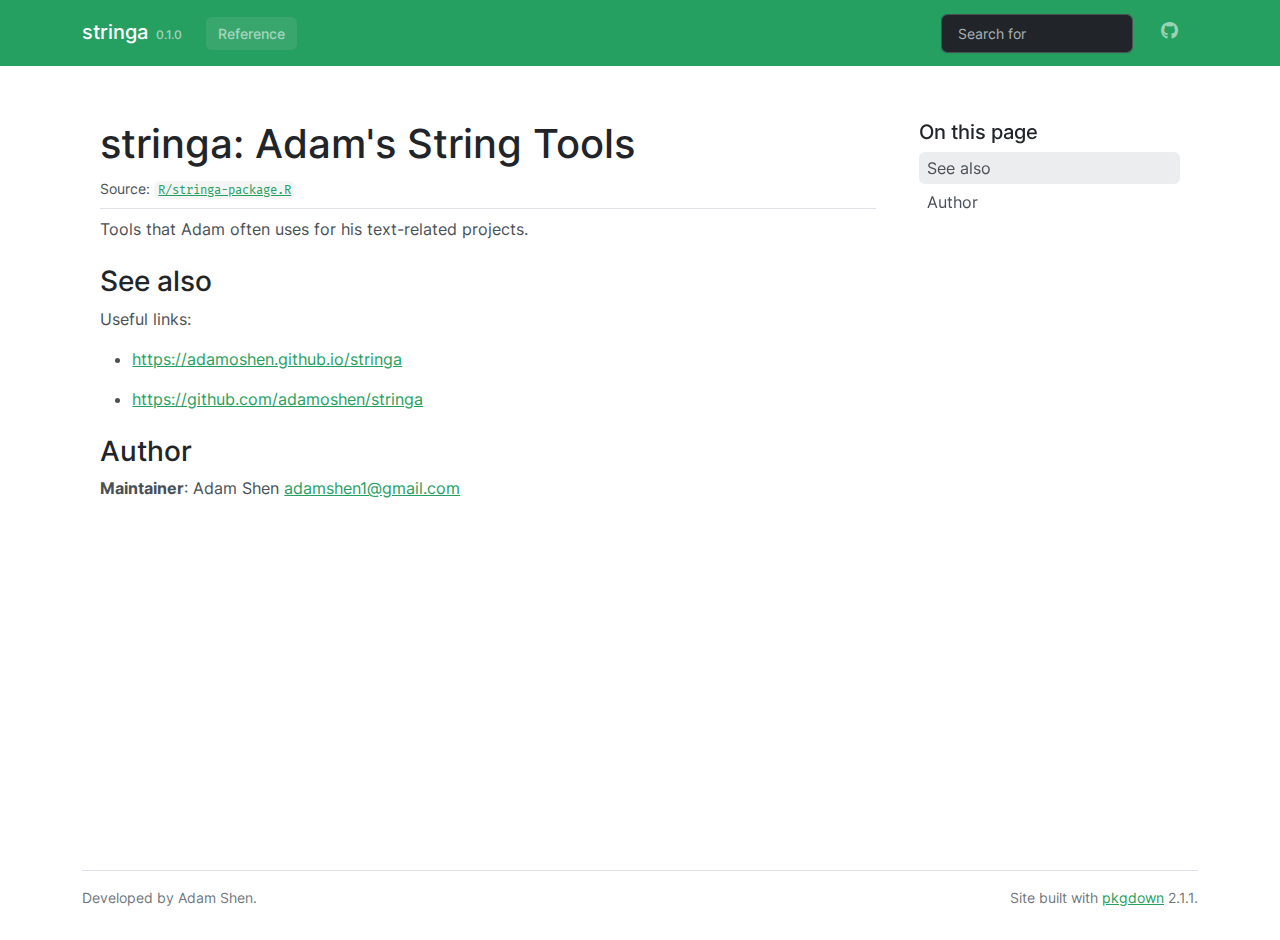
<file: docs/reference/stringa-package.html>
<!DOCTYPE html>
<!-- Generated by pkgdown: do not edit by hand --><html lang="en"><head><meta http-equiv="Content-Type" content="text/html; charset=UTF-8"><meta charset="utf-8"><meta http-equiv="X-UA-Compatible" content="IE=edge"><meta name="viewport" content="width=device-width, initial-scale=1, shrink-to-fit=no"><title>stringa: Adam's String Tools — stringa-package • stringa</title><script src="../deps/jquery-3.6.0/jquery-3.6.0.min.js"></script><meta name="viewport" content="width=device-width, initial-scale=1, shrink-to-fit=no"><link href="../deps/bootstrap-5.3.1/bootstrap.min.css" rel="stylesheet"><script src="../deps/bootstrap-5.3.1/bootstrap.bundle.min.js"></script><link href="../deps/Fira_Mono-0.4.9/font.css" rel="stylesheet"><link href="../deps/font-awesome-6.5.2/css/all.min.css" rel="stylesheet"><link href="../deps/font-awesome-6.5.2/css/v4-shims.min.css" rel="stylesheet"><script src="../deps/headroom-0.11.0/headroom.min.js"></script><script src="../deps/headroom-0.11.0/jQuery.headroom.min.js"></script><script src="../deps/bootstrap-toc-1.0.1/bootstrap-toc.min.js"></script><script src="../deps/clipboard.js-2.0.11/clipboard.min.js"></script><script src="../deps/search-1.0.0/autocomplete.jquery.min.js"></script><script src="../deps/search-1.0.0/fuse.min.js"></script><script src="../deps/search-1.0.0/mark.min.js"></script><!-- pkgdown --><script src="../pkgdown.js"></script><link href="../extra.css" rel="stylesheet"><meta property="og:title" content="stringa: Adam's String Tools — stringa-package"><meta name="description" content="Tools that Adam often uses for his text-related projects."><meta property="og:description" content="Tools that Adam often uses for his text-related projects."></head><body><p>








  extra.css

  

  </p>
    <a href="#main" class="visually-hidden-focusable">Skip to contents</a>


    <nav class="navbar navbar-expand-lg fixed-top bg-primary" data-bs-theme="dark" aria-label="Site navigation"><div class="container">

    <a class="navbar-brand me-2" href="../index.html">stringa</a>

    <small class="nav-text text-muted me-auto" data-bs-toggle="tooltip" data-bs-placement="bottom" title="">0.1.0</small>


    <button class="navbar-toggler" type="button" data-bs-toggle="collapse" data-bs-target="#navbar" aria-controls="navbar" aria-expanded="false" aria-label="Toggle navigation">
      <span class="navbar-toggler-icon"></span>
    </button>

    <div id="navbar" class="collapse navbar-collapse ms-3">
      <ul class="navbar-nav me-auto"><li class="active nav-item"><a class="nav-link" href="../reference/index.html">Reference</a></li>
      </ul><ul class="navbar-nav"><li class="nav-item"><form class="form-inline" role="search">
 <input class="form-control" type="search" name="search-input" id="search-input" autocomplete="off" aria-label="Search site" placeholder="Search for" data-search-index="../search.json"></form></li>
<li class="nav-item"><a class="external-link nav-link" href="https://github.com/adamoshen/stringa/" aria-label="GitHub"><span class="fa fab fa-github fa-lg"></span></a></li>
      </ul></div>


  </div>
</nav><div class="container template-reference-topic">
<div class="row">
  <main id="main" class="col-md-9"><div class="page-header">

      <h1>stringa: Adam's String Tools</h1>
      <small class="dont-index">Source: <a href="https://github.com/adamoshen/stringa/blob/HEAD/R/stringa-package.R" class="external-link"><code>R/stringa-package.R</code></a></small>
      <div class="d-none name"><code>stringa-package.Rd</code></div>
    </div>

    <div class="ref-description section level2">
    <p>Tools that Adam often uses for his text-related projects.</p>
    </div>


    <div class="section level2">
    <h2 id="see-also">See also<a class="anchor" aria-label="anchor" href="#see-also"></a></h2>
    <div class="dont-index"><p>Useful links:</p><ul><li><p><a href="https://adamoshen.github.io/stringa">https://adamoshen.github.io/stringa</a></p></li>
<li><p><a href="https://github.com/adamoshen/stringa" class="external-link">https://github.com/adamoshen/stringa</a></p></li>
</ul></div>
    </div>
    <div class="section level2">
    <h2 id="author">Author<a class="anchor" aria-label="anchor" href="#author"></a></h2>
    <p><strong>Maintainer</strong>: Adam Shen <a href="mailto:adamshen1@gmail.com">adamshen1@gmail.com</a></p>
    </div>

  </main><aside class="col-md-3"><nav id="toc" aria-label="Table of contents"><h2>On this page</h2>
    </nav></aside></div>


    <footer><div class="pkgdown-footer-left">
  <p>Developed by Adam Shen.</p>
</div>

<div class="pkgdown-footer-right">
  <p>Site built with <a href="https://pkgdown.r-lib.org/" class="external-link">pkgdown</a> 2.1.1.</p>
</div>

    </footer></div>





  
</body></html>
</file>
<file: docs/deps/Fira_Mono-0.4.9/font.css>
/* cyrillic-ext */
@font-face {
  font-family: 'Fira Mono';
  font-style: normal;
  font-weight: 400;
  font-display: swap;
  src: url(N0bX2SlFPv1weGeLZDtgK_7SodY.woff2) format('woff2');
  unicode-range: U+0460-052F, U+1C80-1C8A, U+20B4, U+2DE0-2DFF, U+A640-A69F, U+FE2E-FE2F;
}
/* cyrillic */
@font-face {
  font-family: 'Fira Mono';
  font-style: normal;
  font-weight: 400;
  font-display: swap;
  src: url(N0bX2SlFPv1weGeLZDtgIv7SodY.woff2) format('woff2');
  unicode-range: U+0301, U+0400-045F, U+0490-0491, U+04B0-04B1, U+2116;
}
/* greek-ext */
@font-face {
  font-family: 'Fira Mono';
  font-style: normal;
  font-weight: 400;
  font-display: swap;
  src: url(N0bX2SlFPv1weGeLZDtgKv7SodY.woff2) format('woff2');
  unicode-range: U+1F00-1FFF;
}
/* greek */
@font-face {
  font-family: 'Fira Mono';
  font-style: normal;
  font-weight: 400;
  font-display: swap;
  src: url(N0bX2SlFPv1weGeLZDtgJf7SodY.woff2) format('woff2');
  unicode-range: U+0370-0377, U+037A-037F, U+0384-038A, U+038C, U+038E-03A1, U+03A3-03FF;
}
/* latin-ext */
@font-face {
  font-family: 'Fira Mono';
  font-style: normal;
  font-weight: 400;
  font-display: swap;
  src: url(N0bX2SlFPv1weGeLZDtgKP7SodY.woff2) format('woff2');
  unicode-range: U+0100-02BA, U+02BD-02C5, U+02C7-02CC, U+02CE-02D7, U+02DD-02FF, U+0304, U+0308, U+0329, U+1D00-1DBF, U+1E00-1E9F, U+1EF2-1EFF, U+2020, U+20A0-20AB, U+20AD-20C0, U+2113, U+2C60-2C7F, U+A720-A7FF;
}
/* latin */
@font-face {
  font-family: 'Fira Mono';
  font-style: normal;
  font-weight: 400;
  font-display: swap;
  src: url(N0bX2SlFPv1weGeLZDtgJv7S.woff2) format('woff2');
  unicode-range: U+0000-00FF, U+0131, U+0152-0153, U+02BB-02BC, U+02C6, U+02DA, U+02DC, U+0304, U+0308, U+0329, U+2000-206F, U+20AC, U+2122, U+2191, U+2193, U+2212, U+2215, U+FEFF, U+FFFD;
}
</file>
<file: docs/extra.css>
pre, pre code {
  white-space: pre-wrap; !important
}
</file>
<file: docs/deps/font-awesome-6.5.2/css/v4-shims.min.css>
/*!
 * Font Awesome Free 6.5.2 by @fontawesome - https://fontawesome.com
 * License - https://fontawesome.com/license/free (Icons: CC BY 4.0, Fonts: SIL OFL 1.1, Code: MIT License)
 * Copyright 2024 Fonticons, Inc.
 */
.fa.fa-glass:before{content:"\f000"}.fa.fa-envelope-o{font-family:"Font Awesome 6 Free";font-weight:400}.fa.fa-envelope-o:before{content:"\f0e0"}.fa.fa-star-o{font-family:"Font Awesome 6 Free";font-weight:400}.fa.fa-star-o:before{content:"\f005"}.fa.fa-close:before,.fa.fa-remove:before{content:"\f00d"}.fa.fa-gear:before{content:"\f013"}.fa.fa-trash-o{font-family:"Font Awesome 6 Free";font-weight:400}.fa.fa-trash-o:before{content:"\f2ed"}.fa.fa-home:before{content:"\f015"}.fa.fa-file-o{font-family:"Font Awesome 6 Free";font-weight:400}.fa.fa-file-o:before{content:"\f15b"}.fa.fa-clock-o{font-family:"Font Awesome 6 Free";font-weight:400}.fa.fa-clock-o:before{content:"\f017"}.fa.fa-arrow-circle-o-down{font-family:"Font Awesome 6 Free";font-weight:400}.fa.fa-arrow-circle-o-down:before{content:"\f358"}.fa.fa-arrow-circle-o-up{font-family:"Font Awesome 6 Free";font-weight:400}.fa.fa-arrow-circle-o-up:before{content:"\f35b"}.fa.fa-play-circle-o{font-family:"Font Awesome 6 Free";font-weight:400}.fa.fa-play-circle-o:before{content:"\f144"}.fa.fa-repeat:before,.fa.fa-rotate-right:before{content:"\f01e"}.fa.fa-refresh:before{content:"\f021"}.fa.fa-list-alt{font-family:"Font Awesome 6 Free";font-weight:400}.fa.fa-list-alt:before{content:"\f022"}.fa.fa-dedent:before{content:"\f03b"}.fa.fa-video-camera:before{content:"\f03d"}.fa.fa-picture-o{font-family:"Font Awesome 6 Free";font-weight:400}.fa.fa-picture-o:before{content:"\f03e"}.fa.fa-photo{font-family:"Font Awesome 6 Free";font-weight:400}.fa.fa-photo:before{content:"\f03e"}.fa.fa-image{font-family:"Font Awesome 6 Free";font-weight:400}.fa.fa-image:before{content:"\f03e"}.fa.fa-map-marker:before{content:"\f3c5"}.fa.fa-pencil-square-o{font-family:"Font Awesome 6 Free";font-weight:400}.fa.fa-pencil-square-o:before{content:"\f044"}.fa.fa-edit{font-family:"Font Awesome 6 Free";font-weight:400}.fa.fa-edit:before{content:"\f044"}.fa.fa-share-square-o:before{content:"\f14d"}.fa.fa-check-square-o{font-family:"Font Awesome 6 Free";font-weight:400}.fa.fa-check-square-o:before{content:"\f14a"}.fa.fa-arrows:before{content:"\f0b2"}.fa.fa-times-circle-o{font-family:"Font Awesome 6 Free";font-weight:400}.fa.fa-times-circle-o:before{content:"\f057"}.fa.fa-check-circle-o{font-family:"Font Awesome 6 Free";font-weight:400}.fa.fa-check-circle-o:before{content:"\f058"}.fa.fa-mail-forward:before{content:"\f064"}.fa.fa-expand:before{content:"\f424"}.fa.fa-compress:before{content:"\f422"}.fa.fa-eye,.fa.fa-eye-slash{font-family:"Font Awesome 6 Free";font-weight:400}.fa.fa-warning:before{content:"\f071"}.fa.fa-calendar:before{content:"\f073"}.fa.fa-arrows-v:before{content:"\f338"}.fa.fa-arrows-h:before{content:"\f337"}.fa.fa-bar-chart-o:before,.fa.fa-bar-chart:before{content:"\e0e3"}.fa.fa-twitter-square{font-family:"Font Awesome 6 Brands";font-weight:400}.fa.fa-twitter-square:before{content:"\f081"}.fa.fa-facebook-square{font-family:"Font Awesome 6 Brands";font-weight:400}.fa.fa-facebook-square:before{content:"\f082"}.fa.fa-gears:before{content:"\f085"}.fa.fa-thumbs-o-up{font-family:"Font Awesome 6 Free";font-weight:400}.fa.fa-thumbs-o-up:before{content:"\f164"}.fa.fa-thumbs-o-down{font-family:"Font Awesome 6 Free";font-weight:400}.fa.fa-thumbs-o-down:before{content:"\f165"}.fa.fa-heart-o{font-family:"Font Awesome 6 Free";font-weight:400}.fa.fa-heart-o:before{content:"\f004"}.fa.fa-sign-out:before{content:"\f2f5"}.fa.fa-linkedin-square{font-family:"Font Awesome 6 Brands";font-weight:400}.fa.fa-linkedin-square:before{content:"\f08c"}.fa.fa-thumb-tack:before{content:"\f08d"}.fa.fa-external-link:before{content:"\f35d"}.fa.fa-sign-in:before{content:"\f2f6"}.fa.fa-github-square{font-family:"Font Awesome 6 Brands";font-weight:400}.fa.fa-github-square:before{content:"\f092"}.fa.fa-lemon-o{font-family:"Font Awesome 6 Free";font-weight:400}.fa.fa-lemon-o:before{content:"\f094"}.fa.fa-square-o{font-family:"Font Awesome 6 Free";font-weight:400}.fa.fa-square-o:before{content:"\f0c8"}.fa.fa-bookmark-o{font-family:"Font Awesome 6 Free";font-weight:400}.fa.fa-bookmark-o:before{content:"\f02e"}.fa.fa-facebook,.fa.fa-twitter{font-family:"Font Awesome 6 Brands";font-weight:400}.fa.fa-facebook:before{content:"\f39e"}.fa.fa-facebook-f{font-family:"Font Awesome 6 Brands";font-weight:400}.fa.fa-facebook-f:before{content:"\f39e"}.fa.fa-github{font-family:"Font Awesome 6 Brands";font-weight:400}.fa.fa-credit-card{font-family:"Font Awesome 6 Free";font-weight:400}.fa.fa-feed:before{content:"\f09e"}.fa.fa-hdd-o{font-family:"Font Awesome 6 Free";font-weight:400}.fa.fa-hdd-o:before{content:"\f0a0"}.fa.fa-hand-o-right{font-family:"Font Awesome 6 Free";font-weight:400}.fa.fa-hand-o-right:before{content:"\f0a4"}.fa.fa-hand-o-left{font-family:"Font Awesome 6 Free";font-weight:400}.fa.fa-hand-o-left:before{content:"\f0a5"}.fa.fa-hand-o-up{font-family:"Font Awesome 6 Free";font-weight:400}.fa.fa-hand-o-up:before{content:"\f0a6"}.fa.fa-hand-o-down{font-family:"Font Awesome 6 Free";font-weight:400}.fa.fa-hand-o-down:before{content:"\f0a7"}.fa.fa-globe:before{content:"\f57d"}.fa.fa-tasks:before{content:"\f828"}.fa.fa-arrows-alt:before{content:"\f31e"}.fa.fa-group:before{content:"\f0c0"}.fa.fa-chain:before{content:"\f0c1"}.fa.fa-cut:before{content:"\f0c4"}.fa.fa-files-o{font-family:"Font Awesome 6 Free";font-weight:400}.fa.fa-files-o:before{content:"\f0c5"}.fa.fa-floppy-o{font-family:"Font Awesome 6 Free";font-weight:400}.fa.fa-floppy-o:before{content:"\f0c7"}.fa.fa-save{font-family:"Font Awesome 6 Free";font-weight:400}.fa.fa-save:before{content:"\f0c7"}.fa.fa-navicon:before,.fa.fa-reorder:before{content:"\f0c9"}.fa.fa-magic:before{content:"\e2ca"}.fa.fa-pinterest,.fa.fa-pinterest-square{font-family:"Font Awesome 6 Brands";font-weight:400}.fa.fa-pinterest-square:before{content:"\f0d3"}.fa.fa-google-plus-square{font-family:"Font Awesome 6 Brands";font-weight:400}.fa.fa-google-plus-square:before{content:"\f0d4"}.fa.fa-google-plus{font-family:"Font Awesome 6 Brands";font-weight:400}.fa.fa-google-plus:before{content:"\f0d5"}.fa.fa-money:before{content:"\f3d1"}.fa.fa-unsorted:before{content:"\f0dc"}.fa.fa-sort-desc:before{content:"\f0dd"}.fa.fa-sort-asc:before{content:"\f0de"}.fa.fa-linkedin{font-family:"Font Awesome 6 Brands";font-weight:400}.fa.fa-linkedin:before{content:"\f0e1"}.fa.fa-rotate-left:before{content:"\f0e2"}.fa.fa-legal:before{content:"\f0e3"}.fa.fa-dashboard:before,.fa.fa-tachometer:before{content:"\f625"}.fa.fa-comment-o{font-family:"Font Awesome 6 Free";font-weight:400}.fa.fa-comment-o:before{content:"\f075"}.fa.fa-comments-o{font-family:"Font Awesome 6 Free";font-weight:400}.fa.fa-comments-o:before{content:"\f086"}.fa.fa-flash:before{content:"\f0e7"}.fa.fa-clipboard:before{content:"\f0ea"}.fa.fa-lightbulb-o{font-family:"Font Awesome 6 Free";font-weight:400}.fa.fa-lightbulb-o:before{content:"\f0eb"}.fa.fa-exchange:before{content:"\f362"}.fa.fa-cloud-download:before{content:"\f0ed"}.fa.fa-cloud-upload:before{content:"\f0ee"}.fa.fa-bell-o{font-family:"Font Awesome 6 Free";font-weight:400}.fa.fa-bell-o:before{content:"\f0f3"}.fa.fa-cutlery:before{content:"\f2e7"}.fa.fa-file-text-o{font-family:"Font Awesome 6 Free";font-weight:400}.fa.fa-file-text-o:before{content:"\f15c"}.fa.fa-building-o{font-family:"Font Awesome 6 Free";font-weight:400}.fa.fa-building-o:before{content:"\f1ad"}.fa.fa-hospital-o{font-family:"Font Awesome 6 Free";font-weight:400}.fa.fa-hospital-o:before{content:"\f0f8"}.fa.fa-tablet:before{content:"\f3fa"}.fa.fa-mobile-phone:before,.fa.fa-mobile:before{content:"\f3cd"}.fa.fa-circle-o{font-family:"Font Awesome 6 Free";font-weight:400}.fa.fa-circle-o:before{content:"\f111"}.fa.fa-mail-reply:before{content:"\f3e5"}.fa.fa-github-alt{font-family:"Font Awesome 6 Brands";font-weight:400}.fa.fa-folder-o{font-family:"Font Awesome 6 Free";font-weight:400}.fa.fa-folder-o:before{content:"\f07b"}.fa.fa-folder-open-o{font-family:"Font Awesome 6 Free";font-weight:400}.fa.fa-folder-open-o:before{content:"\f07c"}.fa.fa-smile-o{font-family:"Font Awesome 6 Free";font-weight:400}.fa.fa-smile-o:before{content:"\f118"}.fa.fa-frown-o{font-family:"Font Awesome 6 Free";font-weight:400}.fa.fa-frown-o:before{content:"\f119"}.fa.fa-meh-o{font-family:"Font Awesome 6 Free";font-weight:400}.fa.fa-meh-o:before{content:"\f11a"}.fa.fa-keyboard-o{font-family:"Font Awesome 6 Free";font-weight:400}.fa.fa-keyboard-o:before{content:"\f11c"}.fa.fa-flag-o{font-family:"Font Awesome 6 Free";font-weight:400}.fa.fa-flag-o:before{content:"\f024"}.fa.fa-mail-reply-all:before{content:"\f122"}.fa.fa-star-half-o{font-family:"Font Awesome 6 Free";font-weight:400}.fa.fa-star-half-o:before{content:"\f5c0"}.fa.fa-star-half-empty{font-family:"Font Awesome 6 Free";font-weight:400}.fa.fa-star-half-empty:before{content:"\f5c0"}.fa.fa-star-half-full{font-family:"Font Awesome 6 Free";font-weight:400}.fa.fa-star-half-full:before{content:"\f5c0"}.fa.fa-code-fork:before{content:"\f126"}.fa.fa-chain-broken:before,.fa.fa-unlink:before{content:"\f127"}.fa.fa-calendar-o{font-family:"Font Awesome 6 Free";font-weight:400}.fa.fa-calendar-o:before{content:"\f133"}.fa.fa-css3,.fa.fa-html5,.fa.fa-maxcdn{font-family:"Font Awesome 6 Brands";font-weight:400}.fa.fa-unlock-alt:before{content:"\f09c"}.fa.fa-minus-square-o{font-family:"Font Awesome 6 Free";font-weight:400}.fa.fa-minus-square-o:before{content:"\f146"}.fa.fa-level-up:before{content:"\f3bf"}.fa.fa-level-down:before{content:"\f3be"}.fa.fa-pencil-square:before{content:"\f14b"}.fa.fa-external-link-square:before{content:"\f360"}.fa.fa-compass{font-family:"Font Awesome 6 Free";font-weight:400}.fa.fa-caret-square-o-down{font-family:"Font Awesome 6 Free";font-weight:400}.fa.fa-caret-square-o-down:before{content:"\f150"}.fa.fa-toggle-down{font-family:"Font Awesome 6 Free";font-weight:400}.fa.fa-toggle-down:before{content:"\f150"}.fa.fa-caret-square-o-up{font-family:"Font Awesome 6 Free";font-weight:400}.fa.fa-caret-square-o-up:before{content:"\f151"}.fa.fa-toggle-up{font-family:"Font Awesome 6 Free";font-weight:400}.fa.fa-toggle-up:before{content:"\f151"}.fa.fa-caret-square-o-right{font-family:"Font Awesome 6 Free";font-weight:400}.fa.fa-caret-square-o-right:before{content:"\f152"}.fa.fa-toggle-right{font-family:"Font Awesome 6 Free";font-weight:400}.fa.fa-toggle-right:before{content:"\f152"}.fa.fa-eur:before,.fa.fa-euro:before{content:"\f153"}.fa.fa-gbp:before{content:"\f154"}.fa.fa-dollar:before,.fa.fa-usd:before{content:"\24"}.fa.fa-inr:before,.fa.fa-rupee:before{content:"\e1bc"}.fa.fa-cny:before,.fa.fa-jpy:before,.fa.fa-rmb:before,.fa.fa-yen:before{content:"\f157"}.fa.fa-rouble:before,.fa.fa-rub:before,.fa.fa-ruble:before{content:"\f158"}.fa.fa-krw:before,.fa.fa-won:before{content:"\f159"}.fa.fa-bitcoin,.fa.fa-btc{font-family:"Font Awesome 6 Brands";font-weight:400}.fa.fa-bitcoin:before{content:"\f15a"}.fa.fa-file-text:before{content:"\f15c"}.fa.fa-sort-alpha-asc:before{content:"\f15d"}.fa.fa-sort-alpha-desc:before{content:"\f881"}.fa.fa-sort-amount-asc:before{content:"\f884"}.fa.fa-sort-amount-desc:before{content:"\f160"}.fa.fa-sort-numeric-asc:before{content:"\f162"}.fa.fa-sort-numeric-desc:before{content:"\f886"}.fa.fa-youtube-square{font-family:"Font Awesome 6 Brands";font-weight:400}.fa.fa-youtube-square:before{content:"\f431"}.fa.fa-xing,.fa.fa-xing-square,.fa.fa-youtube{font-family:"Font Awesome 6 Brands";font-weight:400}.fa.fa-xing-square:before{content:"\f169"}.fa.fa-youtube-play{font-family:"Font Awesome 6 Brands";font-weight:400}.fa.fa-youtube-play:before{content:"\f167"}.fa.fa-adn,.fa.fa-bitbucket,.fa.fa-bitbucket-square,.fa.fa-dropbox,.fa.fa-flickr,.fa.fa-instagram,.fa.fa-stack-overflow{font-family:"Font Awesome 6 Brands";font-weight:400}.fa.fa-bitbucket-square:before{content:"\f171"}.fa.fa-tumblr,.fa.fa-tumblr-square{font-family:"Font Awesome 6 Brands";font-weight:400}.fa.fa-tumblr-square:before{content:"\f174"}.fa.fa-long-arrow-down:before{content:"\f309"}.fa.fa-long-arrow-up:before{content:"\f30c"}.fa.fa-long-arrow-left:before{content:"\f30a"}.fa.fa-long-arrow-right:before{content:"\f30b"}.fa.fa-android,.fa.fa-apple,.fa.fa-dribbble,.fa.fa-foursquare,.fa.fa-gittip,.fa.fa-gratipay,.fa.fa-linux,.fa.fa-skype,.fa.fa-trello,.fa.fa-windows{font-family:"Font Awesome 6 Brands";font-weight:400}.fa.fa-gittip:before{content:"\f184"}.fa.fa-sun-o{font-family:"Font Awesome 6 Free";font-weight:400}.fa.fa-sun-o:before{content:"\f185"}.fa.fa-moon-o{font-family:"Font Awesome 6 Free";font-weight:400}.fa.fa-moon-o:before{content:"\f186"}.fa.fa-pagelines,.fa.fa-renren,.fa.fa-stack-exchange,.fa.fa-vk,.fa.fa-weibo{font-family:"Font Awesome 6 Brands";font-weight:400}.fa.fa-arrow-circle-o-right{font-family:"Font Awesome 6 Free";font-weight:400}.fa.fa-arrow-circle-o-right:before{content:"\f35a"}.fa.fa-arrow-circle-o-left{font-family:"Font Awesome 6 Free";font-weight:400}.fa.fa-arrow-circle-o-left:before{content:"\f359"}.fa.fa-caret-square-o-left{font-family:"Font Awesome 6 Free";font-weight:400}.fa.fa-caret-square-o-left:before{content:"\f191"}.fa.fa-toggle-left{font-family:"Font Awesome 6 Free";font-weight:400}.fa.fa-toggle-left:before{content:"\f191"}.fa.fa-dot-circle-o{font-family:"Font Awesome 6 Free";font-weight:400}.fa.fa-dot-circle-o:before{content:"\f192"}.fa.fa-vimeo-square{font-family:"Font Awesome 6 Brands";font-weight:400}.fa.fa-vimeo-square:before{content:"\f194"}.fa.fa-try:before,.fa.fa-turkish-lira:before{content:"\e2bb"}.fa.fa-plus-square-o{font-family:"Font Awesome 6 Free";font-weight:400}.fa.fa-plus-square-o:before{content:"\f0fe"}.fa.fa-openid,.fa.fa-slack,.fa.fa-wordpress{font-family:"Font Awesome 6 Brands";font-weight:400}.fa.fa-bank:before,.fa.fa-institution:before{content:"\f19c"}.fa.fa-mortar-board:before{content:"\f19d"}.fa.fa-google,.fa.fa-reddit,.fa.fa-reddit-square,.fa.fa-yahoo{font-family:"Font Awesome 6 Brands";font-weight:400}.fa.fa-reddit-square:before{content:"\f1a2"}.fa.fa-behance,.fa.fa-behance-square,.fa.fa-delicious,.fa.fa-digg,.fa.fa-drupal,.fa.fa-joomla,.fa.fa-pied-piper-alt,.fa.fa-pied-piper-pp,.fa.fa-stumbleupon,.fa.fa-stumbleupon-circle{font-family:"Font Awesome 6 Brands";font-weight:400}.fa.fa-behance-square:before{content:"\f1b5"}.fa.fa-steam,.fa.fa-steam-square{font-family:"Font Awesome 6 Brands";font-weight:400}.fa.fa-steam-square:before{content:"\f1b7"}.fa.fa-automobile:before{content:"\f1b9"}.fa.fa-cab:before{content:"\f1ba"}.fa.fa-deviantart,.fa.fa-soundcloud,.fa.fa-spotify{font-family:"Font Awesome 6 Brands";font-weight:400}.fa.fa-file-pdf-o{font-family:"Font Awesome 6 Free";font-weight:400}.fa.fa-file-pdf-o:before{content:"\f1c1"}.fa.fa-file-word-o{font-family:"Font Awesome 6 Free";font-weight:400}.fa.fa-file-word-o:before{content:"\f1c2"}.fa.fa-file-excel-o{font-family:"Font Awesome 6 Free";font-weight:400}.fa.fa-file-excel-o:before{content:"\f1c3"}.fa.fa-file-powerpoint-o{font-family:"Font Awesome 6 Free";font-weight:400}.fa.fa-file-powerpoint-o:before{content:"\f1c4"}.fa.fa-file-image-o{font-family:"Font Awesome 6 Free";font-weight:400}.fa.fa-file-image-o:before{content:"\f1c5"}.fa.fa-file-photo-o{font-family:"Font Awesome 6 Free";font-weight:400}.fa.fa-file-photo-o:before{content:"\f1c5"}.fa.fa-file-picture-o{font-family:"Font Awesome 6 Free";font-weight:400}.fa.fa-file-picture-o:before{content:"\f1c5"}.fa.fa-file-archive-o{font-family:"Font Awesome 6 Free";font-weight:400}.fa.fa-file-archive-o:before{content:"\f1c6"}.fa.fa-file-zip-o{font-family:"Font Awesome 6 Free";font-weight:400}.fa.fa-file-zip-o:before{content:"\f1c6"}.fa.fa-file-audio-o{font-family:"Font Awesome 6 Free";font-weight:400}.fa.fa-file-audio-o:before{content:"\f1c7"}.fa.fa-file-sound-o{font-family:"Font Awesome 6 Free";font-weight:400}.fa.fa-file-sound-o:before{content:"\f1c7"}.fa.fa-file-video-o{font-family:"Font Awesome 6 Free";font-weight:400}.fa.fa-file-video-o:before{content:"\f1c8"}.fa.fa-file-movie-o{font-family:"Font Awesome 6 Free";font-weight:400}.fa.fa-file-movie-o:before{content:"\f1c8"}.fa.fa-file-code-o{font-family:"Font Awesome 6 Free";font-weight:400}.fa.fa-file-code-o:before{content:"\f1c9"}.fa.fa-codepen,.fa.fa-jsfiddle,.fa.fa-vine{font-family:"Font Awesome 6 Brands";font-weight:400}.fa.fa-life-bouy:before,.fa.fa-life-buoy:before,.fa.fa-life-saver:before,.fa.fa-support:before{content:"\f1cd"}.fa.fa-circle-o-notch:before{content:"\f1ce"}.fa.fa-ra,.fa.fa-rebel{font-family:"Font Awesome 6 Brands";font-weight:400}.fa.fa-ra:before{content:"\f1d0"}.fa.fa-resistance{font-family:"Font Awesome 6 Brands";font-weight:400}.fa.fa-resistance:before{content:"\f1d0"}.fa.fa-empire,.fa.fa-ge{font-family:"Font Awesome 6 Brands";font-weight:400}.fa.fa-ge:before{content:"\f1d1"}.fa.fa-git-square{font-family:"Font Awesome 6 Brands";font-weight:400}.fa.fa-git-square:before{content:"\f1d2"}.fa.fa-git,.fa.fa-hacker-news,.fa.fa-y-combinator-square{font-family:"Font Awesome 6 Brands";font-weight:400}.fa.fa-y-combinator-square:before{content:"\f1d4"}.fa.fa-yc-square{font-family:"Font Awesome 6 Brands";font-weight:400}.fa.fa-yc-square:before{content:"\f1d4"}.fa.fa-qq,.fa.fa-tencent-weibo,.fa.fa-wechat,.fa.fa-weixin{font-family:"Font Awesome 6 Brands";font-weight:400}.fa.fa-wechat:before{content:"\f1d7"}.fa.fa-send:before{content:"\f1d8"}.fa.fa-paper-plane-o{font-family:"Font Awesome 6 Free";font-weight:400}.fa.fa-paper-plane-o:before{content:"\f1d8"}.fa.fa-send-o{font-family:"Font Awesome 6 Free";font-weight:400}.fa.fa-send-o:before{content:"\f1d8"}.fa.fa-circle-thin{font-family:"Font Awesome 6 Free";font-weight:400}.fa.fa-circle-thin:before{content:"\f111"}.fa.fa-header:before{content:"\f1dc"}.fa.fa-futbol-o{font-family:"Font Awesome 6 Free";font-weight:400}.fa.fa-futbol-o:before{content:"\f1e3"}.fa.fa-soccer-ball-o{font-family:"Font Awesome 6 Free";font-weight:400}.fa.fa-soccer-ball-o:before{content:"\f1e3"}.fa.fa-slideshare,.fa.fa-twitch,.fa.fa-yelp{font-family:"Font Awesome 6 Brands";font-weight:400}.fa.fa-newspaper-o{font-family:"Font Awesome 6 Free";font-weight:400}.fa.fa-newspaper-o:before{content:"\f1ea"}.fa.fa-cc-amex,.fa.fa-cc-discover,.fa.fa-cc-mastercard,.fa.fa-cc-paypal,.fa.fa-cc-stripe,.fa.fa-cc-visa,.fa.fa-google-wallet,.fa.fa-paypal{font-family:"Font Awesome 6 Brands";font-weight:400}.fa.fa-bell-slash-o{font-family:"Font Awesome 6 Free";font-weight:400}.fa.fa-bell-slash-o:before{content:"\f1f6"}.fa.fa-trash:before{content:"\f2ed"}.fa.fa-copyright{font-family:"Font Awesome 6 Free";font-weight:400}.fa.fa-eyedropper:before{content:"\f1fb"}.fa.fa-area-chart:before{content:"\f1fe"}.fa.fa-pie-chart:before{content:"\f200"}.fa.fa-line-chart:before{content:"\f201"}.fa.fa-lastfm,.fa.fa-lastfm-square{font-family:"Font Awesome 6 Brands";font-weight:400}.fa.fa-lastfm-square:before{content:"\f203"}.fa.fa-angellist,.fa.fa-ioxhost{font-family:"Font Awesome 6 Brands";font-weight:400}.fa.fa-cc{font-family:"Font Awesome 6 Free";font-weight:400}.fa.fa-cc:before{content:"\f20a"}.fa.fa-ils:before,.fa.fa-shekel:before,.fa.fa-sheqel:before{content:"\f20b"}.fa.fa-buysellads,.fa.fa-connectdevelop,.fa.fa-dashcube,.fa.fa-forumbee,.fa.fa-leanpub,.fa.fa-sellsy,.fa.fa-shirtsinbulk,.fa.fa-simplybuilt,.fa.fa-skyatlas{font-family:"Font Awesome 6 Brands";font-weight:400}.fa.fa-diamond{font-family:"Font Awesome 6 Free";font-weight:400}.fa.fa-diamond:before{content:"\f3a5"}.fa.fa-intersex:before,.fa.fa-transgender:before{content:"\f224"}.fa.fa-transgender-alt:before{content:"\f225"}.fa.fa-facebook-official{font-family:"Font Awesome 6 Brands";font-weight:400}.fa.fa-facebook-official:before{content:"\f09a"}.fa.fa-pinterest-p,.fa.fa-whatsapp{font-family:"Font Awesome 6 Brands";font-weight:400}.fa.fa-hotel:before{content:"\f236"}.fa.fa-medium,.fa.fa-viacoin,.fa.fa-y-combinator,.fa.fa-yc{font-family:"Font Awesome 6 Brands";font-weight:400}.fa.fa-yc:before{content:"\f23b"}.fa.fa-expeditedssl,.fa.fa-opencart,.fa.fa-optin-monster{font-family:"Font Awesome 6 Brands";font-weight:400}.fa.fa-battery-4:before,.fa.fa-battery:before{content:"\f240"}.fa.fa-battery-3:before{content:"\f241"}.fa.fa-battery-2:before{content:"\f242"}.fa.fa-battery-1:before{content:"\f243"}.fa.fa-battery-0:before{content:"\f244"}.fa.fa-object-group,.fa.fa-object-ungroup,.fa.fa-sticky-note-o{font-family:"Font Awesome 6 Free";font-weight:400}.fa.fa-sticky-note-o:before{content:"\f249"}.fa.fa-cc-diners-club,.fa.fa-cc-jcb{font-family:"Font Awesome 6 Brands";font-weight:400}.fa.fa-clone{font-family:"Font Awesome 6 Free";font-weight:400}.fa.fa-hourglass-o:before{content:"\f254"}.fa.fa-hourglass-1:before{content:"\f251"}.fa.fa-hourglass-2:before{content:"\f252"}.fa.fa-hourglass-3:before{content:"\f253"}.fa.fa-hand-rock-o{font-family:"Font Awesome 6 Free";font-weight:400}.fa.fa-hand-rock-o:before{content:"\f255"}.fa.fa-hand-grab-o{font-family:"Font Awesome 6 Free";font-weight:400}.fa.fa-hand-grab-o:before{content:"\f255"}.fa.fa-hand-paper-o{font-family:"Font Awesome 6 Free";font-weight:400}.fa.fa-hand-paper-o:before{content:"\f256"}.fa.fa-hand-stop-o{font-family:"Font Awesome 6 Free";font-weight:400}.fa.fa-hand-stop-o:before{content:"\f256"}.fa.fa-hand-scissors-o{font-family:"Font Awesome 6 Free";font-weight:400}.fa.fa-hand-scissors-o:before{content:"\f257"}.fa.fa-hand-lizard-o{font-family:"Font Awesome 6 Free";font-weight:400}.fa.fa-hand-lizard-o:before{content:"\f258"}.fa.fa-hand-spock-o{font-family:"Font Awesome 6 Free";font-weight:400}.fa.fa-hand-spock-o:before{content:"\f259"}.fa.fa-hand-pointer-o{font-family:"Font Awesome 6 Free";font-weight:400}.fa.fa-hand-pointer-o:before{content:"\f25a"}.fa.fa-hand-peace-o{font-family:"Font Awesome 6 Free";font-weight:400}.fa.fa-hand-peace-o:before{content:"\f25b"}.fa.fa-registered{font-family:"Font Awesome 6 Free";font-weight:400}.fa.fa-creative-commons,.fa.fa-gg,.fa.fa-gg-circle,.fa.fa-odnoklassniki,.fa.fa-odnoklassniki-square{font-family:"Font Awesome 6 Brands";font-weight:400}.fa.fa-odnoklassniki-square:before{content:"\f264"}.fa.fa-chrome,.fa.fa-firefox,.fa.fa-get-pocket,.fa.fa-internet-explorer,.fa.fa-opera,.fa.fa-safari,.fa.fa-wikipedia-w{font-family:"Font Awesome 6 Brands";font-weight:400}.fa.fa-television:before{content:"\f26c"}.fa.fa-500px,.fa.fa-amazon,.fa.fa-contao{font-family:"Font Awesome 6 Brands";font-weight:400}.fa.fa-calendar-plus-o{font-family:"Font Awesome 6 Free";font-weight:400}.fa.fa-calendar-plus-o:before{content:"\f271"}.fa.fa-calendar-minus-o{font-family:"Font Awesome 6 Free";font-weight:400}.fa.fa-calendar-minus-o:before{content:"\f272"}.fa.fa-calendar-times-o{font-family:"Font Awesome 6 Free";font-weight:400}.fa.fa-calendar-times-o:before{content:"\f273"}.fa.fa-calendar-check-o{font-family:"Font Awesome 6 Free";font-weight:400}.fa.fa-calendar-check-o:before{content:"\f274"}.fa.fa-map-o{font-family:"Font Awesome 6 Free";font-weight:400}.fa.fa-map-o:before{content:"\f279"}.fa.fa-commenting:before{content:"\f4ad"}.fa.fa-commenting-o{font-family:"Font Awesome 6 Free";font-weight:400}.fa.fa-commenting-o:before{content:"\f4ad"}.fa.fa-houzz,.fa.fa-vimeo{font-family:"Font Awesome 6 Brands";font-weight:400}.fa.fa-vimeo:before{content:"\f27d"}.fa.fa-black-tie,.fa.fa-edge,.fa.fa-fonticons,.fa.fa-reddit-alien{font-family:"Font Awesome 6 Brands";font-weight:400}.fa.fa-credit-card-alt:before{content:"\f09d"}.fa.fa-codiepie,.fa.fa-fort-awesome,.fa.fa-mixcloud,.fa.fa-modx,.fa.fa-product-hunt,.fa.fa-scribd,.fa.fa-usb{font-family:"Font Awesome 6 Brands";font-weight:400}.fa.fa-pause-circle-o{font-family:"Font Awesome 6 Free";font-weight:400}.fa.fa-pause-circle-o:before{content:"\f28b"}.fa.fa-stop-circle-o{font-family:"Font Awesome 6 Free";font-weight:400}.fa.fa-stop-circle-o:before{content:"\f28d"}.fa.fa-bluetooth,.fa.fa-bluetooth-b,.fa.fa-envira,.fa.fa-gitlab,.fa.fa-wheelchair-alt,.fa.fa-wpbeginner,.fa.fa-wpforms{font-family:"Font Awesome 6 Brands";font-weight:400}.fa.fa-wheelchair-alt:before{content:"\f368"}.fa.fa-question-circle-o{font-family:"Font Awesome 6 Free";font-weight:400}.fa.fa-question-circle-o:before{content:"\f059"}.fa.fa-volume-control-phone:before{content:"\f2a0"}.fa.fa-asl-interpreting:before{content:"\f2a3"}.fa.fa-deafness:before,.fa.fa-hard-of-hearing:before{content:"\f2a4"}.fa.fa-glide,.fa.fa-glide-g{font-family:"Font Awesome 6 Brands";font-weight:400}.fa.fa-signing:before{content:"\f2a7"}.fa.fa-viadeo,.fa.fa-viadeo-square{font-family:"Font Awesome 6 Brands";font-weight:400}.fa.fa-viadeo-square:before{content:"\f2aa"}.fa.fa-snapchat,.fa.fa-snapchat-ghost{font-family:"Font Awesome 6 Brands";font-weight:400}.fa.fa-snapchat-ghost:before{content:"\f2ab"}.fa.fa-snapchat-square{font-family:"Font Awesome 6 Brands";font-weight:400}.fa.fa-snapchat-square:before{content:"\f2ad"}.fa.fa-first-order,.fa.fa-google-plus-official,.fa.fa-pied-piper,.fa.fa-themeisle,.fa.fa-yoast{font-family:"Font Awesome 6 Brands";font-weight:400}.fa.fa-google-plus-official:before{content:"\f2b3"}.fa.fa-google-plus-circle{font-family:"Font Awesome 6 Brands";font-weight:400}.fa.fa-google-plus-circle:before{content:"\f2b3"}.fa.fa-fa,.fa.fa-font-awesome{font-family:"Font Awesome 6 Brands";font-weight:400}.fa.fa-fa:before{content:"\f2b4"}.fa.fa-handshake-o{font-family:"Font Awesome 6 Free";font-weight:400}.fa.fa-handshake-o:before{content:"\f2b5"}.fa.fa-envelope-open-o{font-family:"Font Awesome 6 Free";font-weight:400}.fa.fa-envelope-open-o:before{content:"\f2b6"}.fa.fa-linode{font-family:"Font Awesome 6 Brands";font-weight:400}.fa.fa-address-book-o{font-family:"Font Awesome 6 Free";font-weight:400}.fa.fa-address-book-o:before{content:"\f2b9"}.fa.fa-vcard:before{content:"\f2bb"}.fa.fa-address-card-o{font-family:"Font Awesome 6 Free";font-weight:400}.fa.fa-address-card-o:before{content:"\f2bb"}.fa.fa-vcard-o{font-family:"Font Awesome 6 Free";font-weight:400}.fa.fa-vcard-o:before{content:"\f2bb"}.fa.fa-user-circle-o{font-family:"Font Awesome 6 Free";font-weight:400}.fa.fa-user-circle-o:before{content:"\f2bd"}.fa.fa-user-o{font-family:"Font Awesome 6 Free";font-weight:400}.fa.fa-user-o:before{content:"\f007"}.fa.fa-id-badge{font-family:"Font Awesome 6 Free";font-weight:400}.fa.fa-drivers-license:before{content:"\f2c2"}.fa.fa-id-card-o{font-family:"Font Awesome 6 Free";font-weight:400}.fa.fa-id-card-o:before{content:"\f2c2"}.fa.fa-drivers-license-o{font-family:"Font Awesome 6 Free";font-weight:400}.fa.fa-drivers-license-o:before{content:"\f2c2"}.fa.fa-free-code-camp,.fa.fa-quora,.fa.fa-telegram{font-family:"Font Awesome 6 Brands";font-weight:400}.fa.fa-thermometer-4:before,.fa.fa-thermometer:before{content:"\f2c7"}.fa.fa-thermometer-3:before{content:"\f2c8"}.fa.fa-thermometer-2:before{content:"\f2c9"}.fa.fa-thermometer-1:before{content:"\f2ca"}.fa.fa-thermometer-0:before{content:"\f2cb"}.fa.fa-bathtub:before,.fa.fa-s15:before{content:"\f2cd"}.fa.fa-window-maximize,.fa.fa-window-restore{font-family:"Font Awesome 6 Free";font-weight:400}.fa.fa-times-rectangle:before{content:"\f410"}.fa.fa-window-close-o{font-family:"Font Awesome 6 Free";font-weight:400}.fa.fa-window-close-o:before{content:"\f410"}.fa.fa-times-rectangle-o{font-family:"Font Awesome 6 Free";font-weight:400}.fa.fa-times-rectangle-o:before{content:"\f410"}.fa.fa-bandcamp,.fa.fa-eercast,.fa.fa-etsy,.fa.fa-grav,.fa.fa-imdb,.fa.fa-ravelry{font-family:"Font Awesome 6 Brands";font-weight:400}.fa.fa-eercast:before{content:"\f2da"}.fa.fa-snowflake-o{font-family:"Font Awesome 6 Free";font-weight:400}.fa.fa-snowflake-o:before{content:"\f2dc"}.fa.fa-meetup,.fa.fa-superpowers,.fa.fa-wpexplorer{font-family:"Font Awesome 6 Brands";font-weight:400}
</file>
